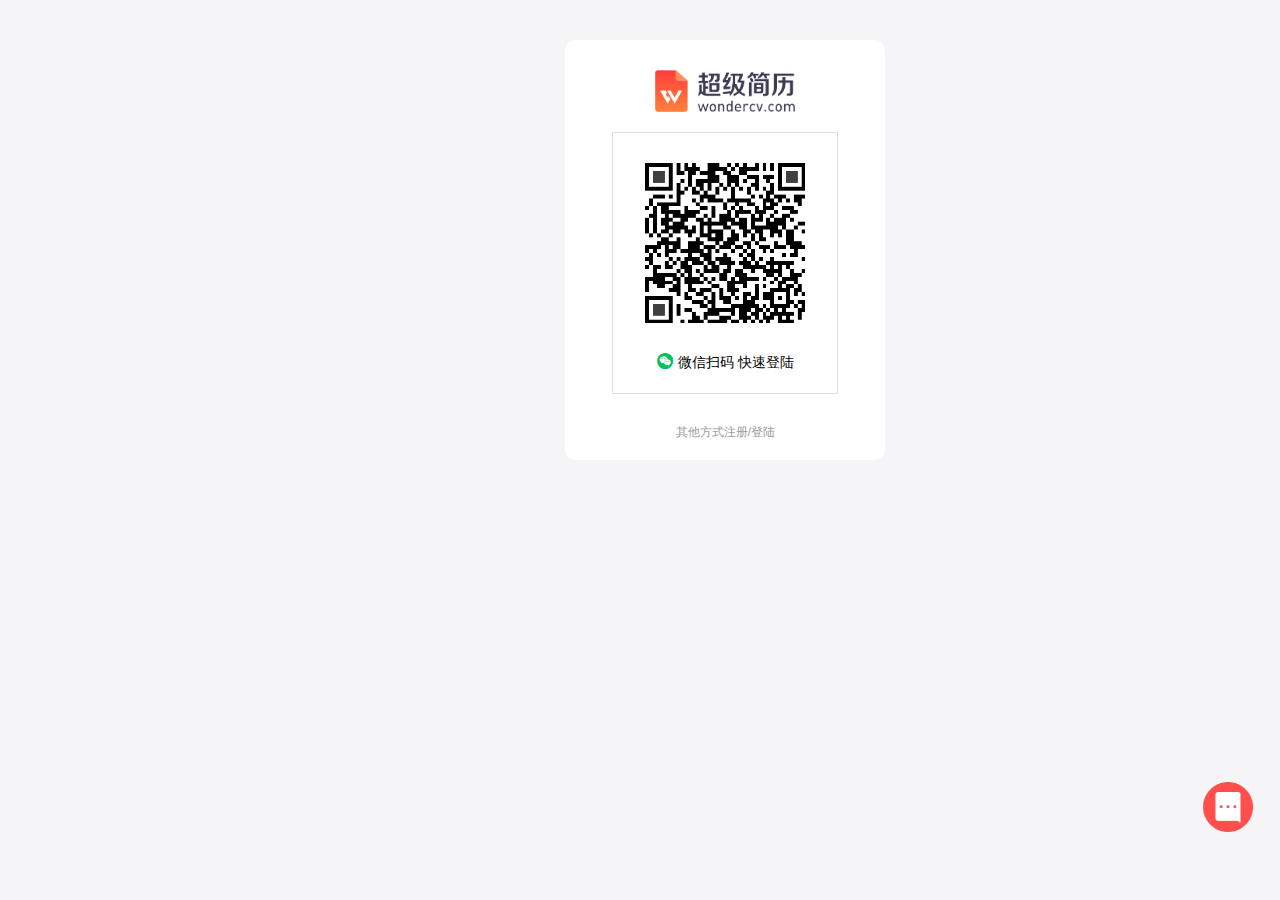
<file: 超级简历/er_menu/denglu.html>
<!DOCTYPE html>
<html lang="en">
<head>
	<meta charset="UTF-8">
	<title>超级简历</title>
	<meta name="viewport" content="width=device-width, initial-scale=1, maximum-scale=1">
    <link rel="stylesheet" href="../layui/css/layui.css">
    <script type="text/javascript" src="../layui/layui.js"></script>
    <style type="text/css">
    	body{
    		background-color: #f5f5f7;
    	}
    </style>
</head>
<body>
	<div class="layui-row layui-col-md12" style="height:40px;"></div>
	<div class="layui-row layui-col-md12">
		<div class="layui-col-md4 layui-col-sm4 layui-hide-xs" style="width: 512px; height: 420px;"></div>
		<div class="layui-col-md4 layui-col-sm4 layui-col-xs12">
			<div class="denglu" style="width: 75%;height:420px;margin: 0 auto;background-color: #ffffff;border-radius:10px">
				<img src="../images/new_wondercv_logo_zh-CN.png" style="display: block;margin:0 auto;width: 140px; padding-top: 30px;">
				<div class="erweima" style="width: 70%; height: 260px;margin: 0 auto;margin-top: 20px;border: 1px solid #dedfe1; text-align: center; font-size: 14px;">
					<img src="../images/xiazai.png" style="display:block;width: 160px; margin: 30px auto;">
					<!-- <a href="denglu.html" style="display: block;text-align: center;">二维码失效，点击刷新</a> -->
					<i class="layui-icon layui-icon-login-wechat" style="color: rgb(0,192,95);"></i>&nbsp;微信扫码 快速登陆
				</div>
				<a href="zhuce.html" style="display: block;text-align: center;font-size: 12px;color: #9c9c9c;margin-top: 30px;">其他方式注册/登陆</a>
			</div>	
		</div>
		<div class="layui-col-md4 layui-col-sm4 layui-hide-xs"></div>
	</div>
<!-- 客服	 -->
	<div class="site-demo-button" id="layerDemo" style="margin-bottom: 0;">
		<button class="layui-btn layui-btn-normal" data-type="rb" data-method="offset" style="background: rgba(0,0,0,0); position:fixed; z-index: 999; bottom:80px; right:-50px;"><img src="../images/新客服_1530523129_941.png" style="width: 30%;" ></button>
	</div>
</body>
</html>
</file>
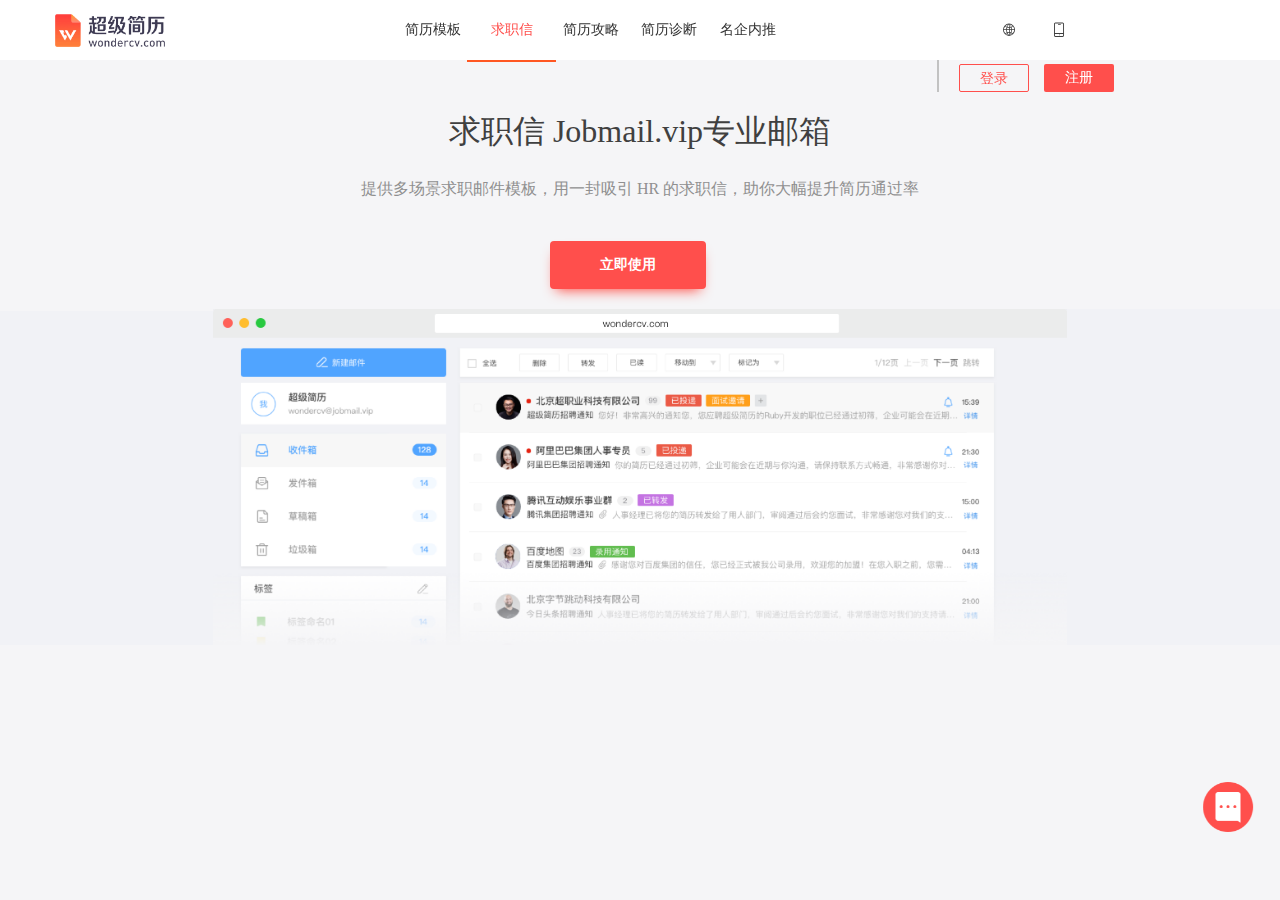
<file: 超级简历/er_menu/list.html>
<!DOCTYPE html>
<html lang="en">
<head>
    <meta charset='utf-8'>
    <meta http-equiv='X-UA-Compatible' content='IE=edge'>
		<meta name="viewport" content="width=device-width, initial-scale=1, maximum-scale=1">
    <title>求职信</title>
    <link rel="stylesheet" type="text/css" media="screen" href="../layui/css/layui.css" media="all" />
    <script src="../layui/layui.js" type="text/javascript"  charset="utf-8"></script>
		<script src="../js/index.js" type="text/javascript" charset="utf-8"></script>
    <style type="text/css">
      *{
        font-family: "微软雅黑";
      }
			body{
				background: rgb(245,245,247);
			}
      .nav{
      	background: #FFFFFF;
      	height: 60px;
      	width: 100%;
      	position:fixed;
      	z-index: 999;
      	top:0px;
      	left:0px;
      }
      ul{
      	margin-left: 10px;
      }
      li{
      	line-height: 60px;
      	text-align: center;
      	font-size: 14px;
      	color: rgb(64,64,64,1);
      	margin: 0 -5px;
      }
      a:hover{
      	color: rgb(255,79,76,1);
      }
			.cla{
				border-bottom: 2px solid #FF5722;
			}
			.cla a{
				color: #FF4F4C;
			}
      .layui-icon-website{
      	margin-right: 20px;
      }
      .layui-nav-item,.layui-nav{
      	height: 50px;
      	background: #FFFFFF;
      }
      .layui-nav-child{
      	top: 50px;
      }
      .font{
      	font-size: 12px;
      }
      .lo{
      	float: left;
      	width: 80px;
      	height: 35px;
      	border: 1px solid #FF4F4C;
      	color: #FF4F4C;
      	border-radius: 3px;
      	line-height: 35px;
      	margin-left: 38px;
      	margin-top: 10px;
      }
      .ro{
      	border: rgb(255,79,76,1) solid 1px;
      	background-color: #FFFFFF;
      }
      .lo:hover{
      	background: rgb(255,79,76,1);
      	color: #FFFFFF;
      	cursor: pointer;
      }
      .clo{
      	color: #FF4F4C;
      	cursor: pointer;
      }
      .nav-left{
      	width: 70px;
      	height: 28px;
      	border: rgb(255,79,76,1) solid 1px;
      	color: rgb(255,79,76,1);
      	border-radius: 2px;
      	margin-top: 4px;
      	line-height: 28px;
      	margin-left: 20px;
      }
      .nav-left:hover{
      	background: rgb(255,79,76,1);
      	color: #FFFFFF;
      	cursor: pointer;
      }
      .nav-rigth{
      	width: 70px;
      	height: 28px;
      	color: #FFFFFF;
      	border-radius: 2px;
      	background: rgb(255,79,76,1);
      	margin-top: 4px;
      	line-height: 28px;
      	margin-left: 20px;
      	cursor: pointer;
      }
      .nav-rigth:hover{
      	background: rgb(255,79,76,.8);
      }
    </style>

</head>
<body>
	<!-- 导航 -->
   <div class="nav layui-col-md12 layui-col-xs12">
   	<div class="layui-col-md1 layui-col-xs3 layui-hide-md layui-col-sm2" style="line-height: 60px;"><a href="../index.html"><img style="width: 100px; margin-left: 30px;" src="../images/new_wondercv_logo_zh-CN.png" ></a></div>
   	<div class="layui-col-md2 layui-hide-xs layui-col-sm2" style="line-height: 60px;"><a href="../index.html"><img style="width: 110px; margin-left: 55px;" src="../images/new_wondercv_logo_zh-CN.png" ></a></div>	
   	<ul class="layui-row layui-col-md5 layui-hide-xs layui-col-sm3" style="margin-left: 180px;">
   		<li class="layui-col-md2"><a  href="moban.html">简历模板</a></li>
   		<li class="layui-col-md2 cla"><a  href="list.html">求职信</a></li>
   		<li class="layui-col-md2"><a  href="nave3.html">简历攻略</a></li>
   		<li class="layui-col-md2"><a  href="zhenduan.html">简历诊断</a></li>
   		<li class="layui-col-md2"><a  href="mingqi1.html">名企内推</a></li>
   	</ul>
   	<div class="<layui-col-md2 layui-col-sm1 layui-col-xs4" style="margin-left: 50px;">
   		<ul class="layui-nav layui-col-md1 layui-col-xs1">
   			<li class="layui-nav-item" style="line-height: 60px;">
   				<i href="javascript:;" class="layui-icon layui-icon-website" style="cursor: pointer; float: right;"></i>
   				<dl class="layui-nav-child">
   					<dd><a href="" style="color: rgb(255,79,76,1);">中文</a></dd>
   					<dd><a href="">EN</a></dd>
   				</dl>			
   			</li>
   		</ul>
   		<ul class="layui-nav layui-col-md1 layui-col-xs1">
   			<li class="layui-nav-item" style="line-height: 60px;">
   				<i href="javascript:;" class="layui-icon layui-icon-cellphone" style="cursor: pointer;"></i>
   				<dl class="layui-nav-child" style="width: 200px; height: 280px;">
   					<p class="layui-col-md12 font">扫描下载App 同步编辑</p>
   					<div class="layui-tab layui-tab-brief">
   					<div class="layui-tab-content">
   					<img class="layui-tab-item layui-show" src="../images/appDownloadIcon.png" style="width: 65%; float: left; margin-left: 35px;" >
   					<img class="layui-tab-item" src="images/wechat-app1.png" style="width: 65%; float: left; margin-left: 35px;" >
   					</div>
   					<ul class="layui-tab-title" style="border: none;">
   					<li class="layui-this lo clo">App</li>
   					<li class="lo ro">微信版</li>
   					</ul>
   					</div>
   				</dl>			
   			</li>
   		</ul>
   	</div>
   	<ul class="layui-col-md2 layui-col-xs1 layui-col-sm2" style="border-left: #C2C2C2 solid 2px; margin-top: 10px;">
   		<a href="denglu.html"><li class="nav-left layui-col-md6">登录</li></a>
   		<a href="denglu.html"><li class="nav-rigth layui-col-md6 layui-hide-xs">注册</li></a>
   	</ul>
   </div>
      
			<div class="layui-row layui-col-md12 layui-hide-xs">
				<div class="layui-row" style="height: 50px;"></div>
        <div class="layui-row layui-hide-xs" style="margin: 0 auto; height: 300px;">
          <div class="layui-col-md12 layui-col-xs12" style=" margin-top: 60px; height: 46px; ">
            <h1 style="font-size: 32px; color:#404040; text-align:center;">求职信 Jobmail.vip专业邮箱</h1>
          </div>
          <div class="layui-col-md12" style=" margin-top:20px; line-height: 25px;">
            <h2 style=" text-align:center; font-size:16px; color:#909090;">提供多场景求职邮件模板，用一封吸引 HR 的求职信，助你大幅提升简历通过率</h2>
          </div>
          <div class="layui-col-md12" style=" margin-top: 40px; ">
            <div class="site-demo-button layui-hide-xs" id="layerDemo" style="margin-bottom: 0;  margin-left: 43%; ">
              <button data-method="offset" data-type="auto" class="layui-btn layui-btn-normal layui-btn-danger" style="background: rgb(255,79,76); width: 156px; height: 48px; font-weight:600; box-shadow: 0px 7px 13px -6px #ff463d; border-radius: 4px;">立即使用</button>
            </div>
						<div class="layui-col-md12 layui-hide-xs" style=" margin-top: 20px; background-color: #f1f2f6;">
							<div class="layui-col-md2" style=" border: 1px solid rgb(245,245,247);"></div>
							<div class="layui-col-md8 layui-hide-xs"><img class="layui-hide-xs" src="../images/浏览器.png" style="width: 100%; margin: 0 auto;"></div>
							<div class="layui-col-md2"></div>
						</div>
					</div>
         </div>
      </div> 
<!-- 手机端			 -->
			<div class="layui-row layui-hide-sm" style="text-align: center; margin-top: 80px; font-size: 25px; color: rgb(64,64,64);">
				欢迎使用 Jobmail.vip 邮箱
			</div>
			<div class="layui-row layui-hide-sm" style="text-align: center; margin: 15px auto; font-size: 16px; color: rgb(144,144,144);">
				专业求职邮箱，祝你大幅提高简历通过率
			</div>
			<div class="layui-row layui-hide-sm layui-col-xs12" style="text-align: center; margin-top: 20px;">
					<img src="../images/Rectangle_new@2x.png" style="width: 75%; position: relative;" >
					<div class="layuo-com-xs12" style="position: absolute; width: 156px; height: 48px; background: rgb(255,79,76); box-shadow: 0px 7px 13px -6px #ff463d; border-radius: 4px; line-height: 48px; color: #FFFFFF; margin-left: 160px; margin-top: -150px;">立即使用</div>
			</div>
			
			
			<div class="site-demo-button" id="layerDemo" style="margin-bottom: 0;">
				<button class="layui-btn layui-btn-normal" data-type="rb" data-method="offset" style="background: rgba(0,0,0,0); position:fixed; z-index: 999; bottom:80px; right:-50px;"><img src="images/新客服_1530523129_941.png" style="width: 30%;" ></button>
			</div>
</body>
</html>
</file>
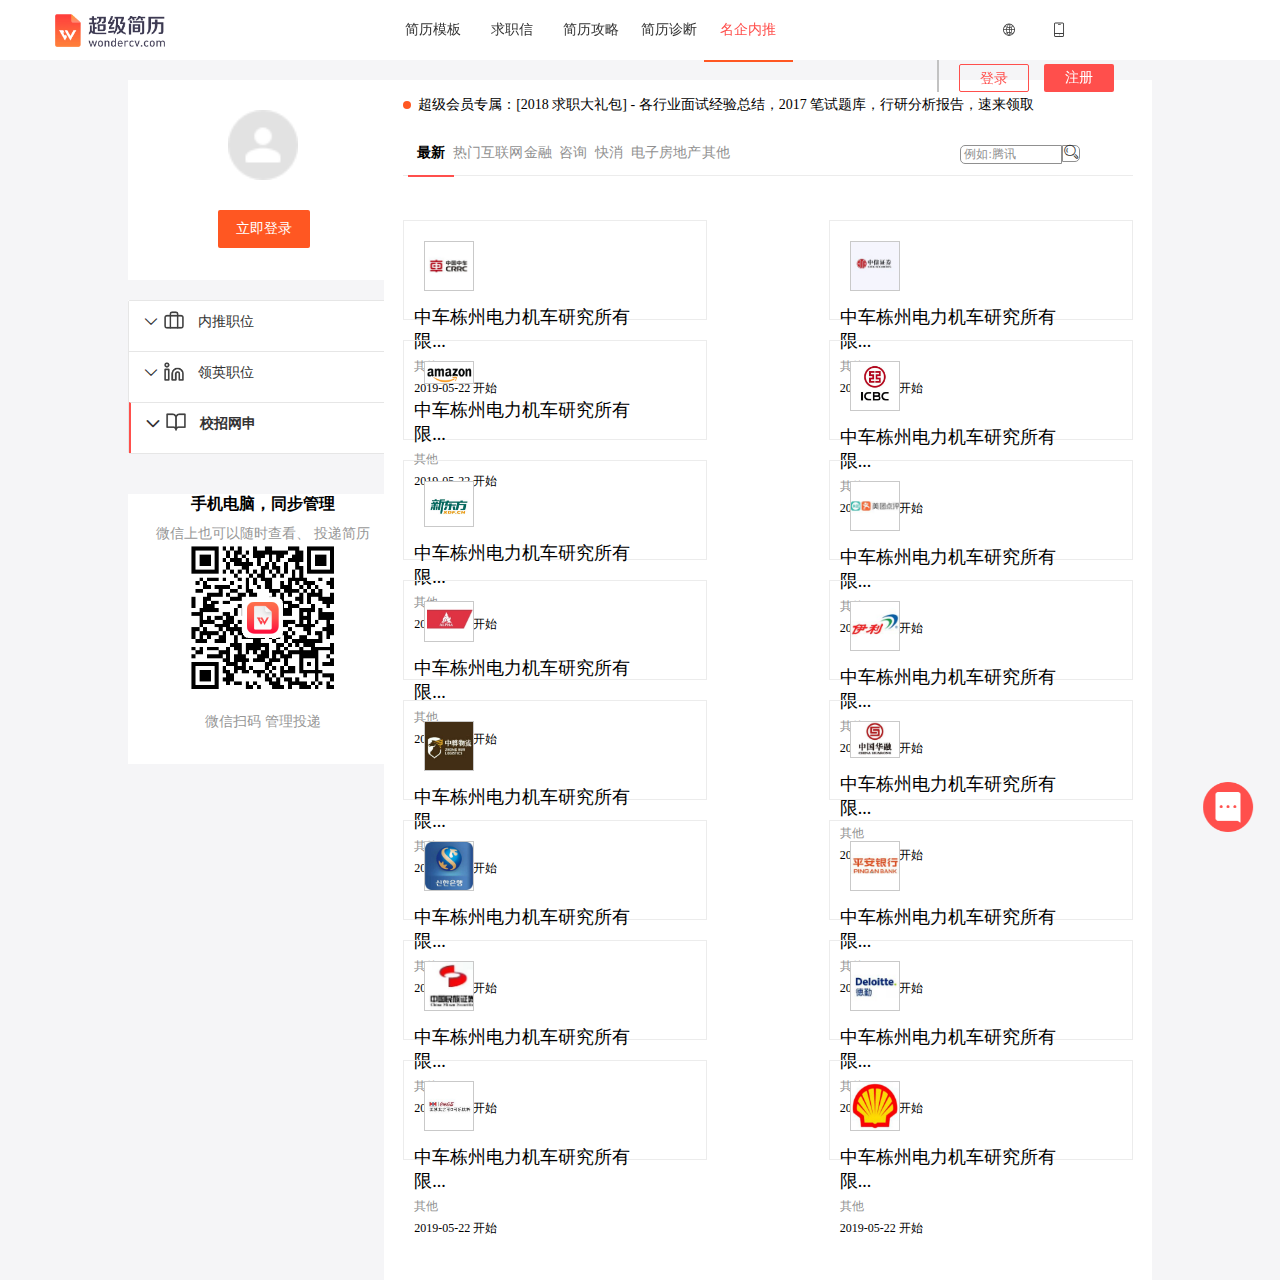
<file: 超级简历/er_menu/mingqi.html>
<!DOCTYPE html>
<html lang="en">
<head>
	<meta charset="UTF-8">
	<title>校招网申时间表 - 超级简历 WonderCV</title>
	<link href="../images/favicon-16x16.png" rel="icon" type="image/png" sizes="16x16">
	<meta name="viewport" content="width=device-width, initial-scale=1, maximum-scale=1">
	<link rel="stylesheet" type="text/css" href="../layui/css/layui.css">
	<script type="text/javascript" src="../layui/layui.js"></script>
	<script src="../js/index.js" type="text/javascript" charset="utf-8"></script>
	<style type="text/css">
		body{
			background-color: #f5f5f7; 
		}
				*{
			font-family: "微软雅黑";
		}
		.nav{
			background: #FFFFFF;
			height: 60px;
			width: 100%;
			position:fixed;
			z-index: 999;
			top:0px;
			left:0px;
		}
		ul{
			margin-left: 10px;
		}
		li{
			line-height: 60px;
			text-align: center;
			font-size: 14px;
			color: rgb(64,64,64,1);
			margin: 0 -5px;
		}
		a:hover{
			color: rgb(255,79,76,1);
		}
		.layui-icon-website{
			margin-right: 20px;
		}
		.layui-nav-item,.layui-nav{
			height: 50px;
			background: #FFFFFF;
		}
		.layui-nav-child{
			top: 50px;
		}
		.font{
			font-size: 12px;
		}
		.lo{
			float: left;
			width: 80px;
			height: 35px;
			border: 1px solid #FF4F4C;
			color: #FF4F4C;
			border-radius: 3px;
			line-height: 35px;
			margin-left: 38px;
			margin-top: 10px;
		}
		.ro{
			border: rgb(255,79,76,1) solid 1px;
			background-color: #FFFFFF;
		}
		.lo:hover{
			background: rgb(255,79,76,1);
			color: #FFFFFF;
			cursor: pointer;
		}
		.clo{
			color: #FF4F4C;
			cursor: pointer;
		}
		.nav-left{
			width: 70px;
			height: 28px;
			border: rgb(255,79,76,1) solid 1px;
			color: rgb(255,79,76,1);
			border-radius: 2px;
			margin-top: 4px;
			line-height: 28px;
			margin-left: 20px;
		}
		.nav-left:hover{
			background: rgb(255,79,76,1);
			color: #FFFFFF;
			cursor: pointer;
		}
		.nav-rigth{
			width: 70px;
			height: 28px;
			color: #FFFFFF;
			border-radius: 2px;
			background: rgb(255,79,76,1);
			margin-top: 4px;
			line-height: 28px;
			margin-left: 20px;
			cursor: pointer;
		}
		.nav-rigth:hover{
			background: rgb(255,79,76,.8);
		}
		.a{
			font-size: 14px;
			cursor: pointer;
		}
		.a:hover{
			color: #FF4F4C;
		}
		.dh li{
			float: left;
			line-height: 45px;
			text-align: center;
			color: rgb(144,144,144);
		}
		.dh input{
			width: 100px;
			height: 16.5px;
			border-radius: 5px 0 0 5px;
			border: 1px solid rgb(144,144,144);
			color: rgb(144,144,144);
			font-size: 12px;
		}
		.dh label{
			border-radius: 0 5px 5px 0;
			border: 1px solid rgb(144,144,144);
			
		}
		.mk{
			font-size: 18px;
			margin-top: 14px;
			margin-left: 10px;
		}
		.mk p{
			font-size: 12px;
			color: rgb(144,144,144);
			margin-top: 5px;
		}
		.h h2:hover{
			font-weight: bold;
		}
		.{
			margin: 0 auto;
		}
		.cla{
			border-bottom: 2px solid #FF5722;
		}
		.cla a{
			color: #FF4F4C;
		}
	</style>
</head>
<body>
	<!-- 导航 -->
		<div class="nav layui-col-md12 layui-col-xs12">
			<div class="layui-col-md1 layui-col-xs3 layui-hide-md layui-col-sm2" style="line-height: 60px;"><a href="../index.html"><img style="width: 100px; margin-left: 30px;" src="../images/new_wondercv_logo_zh-CN.png" ></a></div>
			<div class="layui-col-md2 layui-hide-xs layui-col-sm2" style="line-height: 60px;"><a href="index.html"><img style="width: 110px; margin-left: 55px;" src="../images/new_wondercv_logo_zh-CN.png" ></a></div>	
			<ul class="layui-row layui-col-md5 layui-hide-xs layui-col-sm3" style="margin-left: 180px;">
				<li class="layui-col-md2"><a  href="moban.html">简历模板</a></li>
				<li class="layui-col-md2"><a  href="list.html">求职信</a></li>
				<li class="layui-col-md2"><a  href="nave3.html">简历攻略</a></li>
				<li class="layui-col-md2"><a  href="zhenduan.html">简历诊断</a></li>
				<li class="layui-col-md2 cla"><a  href="mingqi1.html">名企内推</a></li>
			</ul>
			<div class="<layui-col-md2 layui-col-sm1 layui-col-xs4" style="margin-left: 50px;">
				<ul class="layui-nav layui-col-md1 layui-col-xs1">
					<li class="layui-nav-item" style="line-height: 60px;">
						<i href="javascript:;" class="layui-icon layui-icon-website" style="cursor: pointer; float: right;"></i>
						<dl class="layui-nav-child">
							<dd><a href="" style="color: rgb(255,79,76,1);">中文</a></dd>
							<dd><a href="">EN</a></dd>
						</dl>			
					</li>
				</ul>
				<ul class="layui-nav layui-col-md1 layui-col-xs1">
					<li class="layui-nav-item" style="line-height: 60px;">
						<i href="javascript:;" class="layui-icon layui-icon-cellphone" style="cursor: pointer;"></i>
						<dl class="layui-nav-child" style="width: 200px; height: 280px;">
							<p class="layui-col-md12 font">扫描下载App 同步编辑</p>
							<div class="layui-tab layui-tab-brief">
							<div class="layui-tab-content">
							<img class="layui-tab-item layui-show" src="../images/appDownloadIcon.png" style="width: 65%; float: left; margin-left: 35px;" >
							<img class="layui-tab-item" src="../images/wechat-app1.png" style="width: 65%; float: left; margin-left: 35px;" >
							</div>
							<ul class="layui-tab-title" style="border: none;">
							<li class="layui-this lo clo">App</li>
							<li class="lo ro">微信版</li>
							</ul>
							</div>
						</dl>			
					</li>
				</ul>
			</div>
			<ul class="layui-col-md2 layui-col-xs1 layui-col-sm2" style="border-left: #C2C2C2 solid 2px; margin-top: 10px;">
				<a href="denglu.html"><li class="nav-left layui-col-md6">登录</li></a>
				<a href="denglu.html"><li class="nav-rigth layui-col-md6 layui-hide-xs">注册</li></a>
			</ul>
		</div>
		<div class="layui-row" style="height: 60px;"></div>
		
<!-- 内容		 -->
		<div class="layui-row layui-hide-xs" style="width: 80%;margin: 0 auto;">
			<div class="layui-col-md12 layui-col-sm12 layui-hide-xs" style="width: 100%;height: 20px;"></div>
			<div class="layui-col-md3 layui-col-sm3 layui-hide-xs" style="">
				<div style="width:270px;height: 200px;background-color: #ffffff;">
					<div style="width: 270;height: 10px;"></div>
					<div style="width: 70px;height:70px;border-radius: 100%;margin: 0 auto;margin-top: 20px;"><img src="../images/default_forum_icon.png" style="width: 70px;height: 70px;"></div>
					<button class="layui-btn layui-btn-danger" style="margin-left:90px;margin-top: 30px;">立即登录</button>
				</div>
				<div style="width:270px; background-color: #ffffff;margin-top: 20px;">
					<div class="layui-collapse h" lay-filter="test">
						<div class="layui-colla-item" style="height: 50px;">
							<a href="mingqi1.html"><h2 class="layui-colla-title" style="background-color: #ffffff;"><img src="../images/recruit_infos_hover.png" style="width: 20px; margin-right: 10px; margin-top: -5px;" >  内推职位</h2></a>
						</div>
						<div class="layui-colla-item" style="height: 50px; ">
						    <a href="denglu.html"><h2 class="layui-colla-title" style="background-color: #ffffff;"><img src="../images/in_recruit_infos_hover.png" style="width: 20px; margin-right: 10px; margin-top: -5px;" >  领英职位</h2></a>				    
						</div>
						<div class="layui-colla-item" style="height: 50px; border-left: 2px solid #FF4F4C;">
						    <a href="mingqi.html"><h2 class="layui-colla-title" style="background-color: #ffffff; font-weight: bold;"><img src="../images/campus_recruiting_hover.png" style="width: 20px; margin-right: 10px; margin-top: -5px;" >  校招网申</h2></a>    
						</div>
					</div>
				</div>
				<div style="width:270px;height: 270px;background-color: #ffffff;margin-top: 20px;">
					<h3 style="text-align: center; font-size: 16px;font-weight: bold; margin-top: 40px;">手机电脑，同步管理</h3>
					<a href="" style="display: block;text-align:center;font-size: 14px;margin-top: 10px;color: #979797;">微信上也可以随时查看、 投递简历</a>
					<img src="../images/wondercv_permanently_signup-登录.png" style="width: 150px;height: 150px;margin-left: 60px;">
					<a href="" style="display: block;text-align: center;font-size: 14px;margin-top: 20px;color: #979797;">微信扫码 管理投递</a>
				</div>
			</div>
			<div class="layui-col-md9 layui-col-sm9 layui-col-xs12" style="background-color: #ffffff; height: 1200px;">
				<div class="layui-row" style="width: 100%;">
					<div class="layui-row a" style="height: 50px; width: 95%; line-height: 50px; margin: 0 auto;">
						<span class="layui-badge-dot"></span> &nbsp;超级会员专属：[2018 求职大礼包] - 各行业面试经验总结，2017 笔试题库，行研分析报告，速来领取
					</div>
					<div class="layui-col-md12 layui-col-sm12 layui-hide-xs" style="width: 100%; height: 50px; margin: 0 auto;">
						<!-- 导航 -->
						<div class="layui-row dh" style="width: 95%; margin: 0 auto; border-bottom: 1px solid rgb(236,236,236); height: 45px; line-height: 45px;">
							<ul class="layui-col-md9">
								<a href=""><li class="layui-col-md1" style="font-weight: bold; border-bottom: 2px solid #FF4F4C; color: #000000;">最新</li></a>
								<a href=""><li class="layui-col-md1">热门</li></a>
								<a href=""><li class="layui-col-md1">互联网</li></a>
								<a href=""><li class="layui-col-md1">金融</li></a>
								<a href=""><li class="layui-col-md1">咨询</li></a>
								<a href=""><li class="layui-col-md1">快消</li></a>
								<a href=""><li class="layui-col-md1">电子</li></a>
								<a href=""><li class="layui-col-md1">房地产</li></a>
								<a href=""><li class="layui-col-md1">其他</li></a>
							</ul>
							<div class="layui-col-md2">
								<input type="text" name="" id="" value=" 例如:腾讯" /><label><a href=""><i class="layui-icon layui-icon-search"></i></a>	</label>
							</div>
						</div>
					</div>
					<!-- 模块 -->
					<div class="layui-col-md12 layui-col-xs12 layui-col-sm12" style="width: 100%;height: 500px; margin: 20px auto;">
						<div class="layui-row" style="width: 95%; margin: 20px auto;">
							<div class="layui-col-md5 layui-col-sm5 layui-col-xs12" style="border: 1px solid rgb(236,236,236); height: 100px;">
								<img class="layui-col-md3" src="../images/zhonggzc.jpg" style="width: 50px; border: 1px solid #C9C9C9; margin-top: 20px; margin-left: 20px;">
								<div class="layui-col-md9 mk">
									中车栋州电力机车研究所有限...
									<p>其他</p>
									<p style="color: #000000;">2019-05-22 开始</p>
								</div>
							</div>
							<div class="layui-col-md2 layui-col-sm5 layui-col-xs12" style="border: 1px solid #FFFFFF;"></div>
							<div class="layui-col-md5 layui-col-sm5 layui-col-xs12" style="border: 1px solid rgb(236,236,236); height: 100px;">
								<img class="layui-col-md3" src="../images/zhonggzq.jpg" style="width: 50px; border: 1px solid #C9C9C9; margin-top: 20px; margin-left: 20px;">
								<div class="layui-col-md9 mk">
									中车栋州电力机车研究所有限...
									<p>其他</p>
									<p style="color: #000000;">2019-05-22 开始</p>
								</div>
							</div>
						</div>
						
						<div class="layui-row" style="width: 95%; margin: 20px auto;">
							<div class="layui-col-md5 layui-col-sm5 layui-col-xs12" style="border: 1px solid rgb(236,236,236); height: 100px;">
								<img class="layui-col-md3" src="../images/amazon.png" style="width: 50px; border: 1px solid #C9C9C9; margin-top: 20px; margin-left: 20px;">
								<div class="layui-col-md9 mk">
									中车栋州电力机车研究所有限...
									<p>其他</p>
									<p style="color: #000000;">2019-05-22 开始</p>
								</div>
							</div>
							<div class="layui-col-md2 layui-col-sm5 layui-col-xs12" style="border: 1px solid #FFFFFF;"></div>
							<div class="layui-col-md5 layui-col-sm5 layui-col-xs12" style="border: 1px solid rgb(236,236,236); height: 100px;">
								<img class="layui-col-md3" src="../images/icbc.jpg" style="width: 50px; border: 1px solid #C9C9C9; margin-top: 20px; margin-left: 20px;">
								<div class="layui-col-md9 mk">
									中车栋州电力机车研究所有限...
									<p>其他</p>
									<p style="color: #000000;">2019-05-22 开始</p>
								</div>
							</div>
						</div>
						
						<div class="layui-row" style="width: 95%; margin: 20px auto;">
							<div class="layui-col-md5 layui-col-sm5 layui-col-xs12" style="border: 1px solid rgb(236,236,236); height: 100px;">
								<img class="layui-col-md3" src="../images/xdf.jpg" style="width: 50px; border: 1px solid #C9C9C9; margin-top: 20px; margin-left: 20px;">
								<div class="layui-col-md9 mk">
									中车栋州电力机车研究所有限...
									<p>其他</p>
									<p style="color: #000000;">2019-05-22 开始</p>
								</div>
							</div>
							<div class="layui-col-md2 layui-col-sm5 layui-col-xs12" style="border: 1px solid #FFFFFF;"></div>
							<div class="layui-col-md5 layui-col-sm5 layui-col-xs12" style="border: 1px solid rgb(236,236,236); height: 100px;">
								<img class="layui-col-md3" src="../images/meituan.jpg" style="width: 50px; border: 1px solid #C9C9C9; margin-top: 20px; margin-left: 20px;">
								<div class="layui-col-md9 mk">
									中车栋州电力机车研究所有限...
									<p>其他</p>
									<p style="color: #000000;">2019-05-22 开始</p>
								</div>
							</div>
						</div>
						
						<div class="layui-row" style="width: 95%; margin: 20px auto;">
							<div class="layui-col-md5 layui-col-sm5 layui-col-xs12" style="border: 1px solid rgb(236,236,236); height: 100px;">
								<img class="layui-col-md3" src="../images/aofei.png" style="width: 50px; border: 1px solid #C9C9C9; margin-top: 20px; margin-left: 20px;">
								<div class="layui-col-md9 mk">
									中车栋州电力机车研究所有限...
									<p>其他</p>
									<p style="color: #000000;">2019-05-22 开始</p>
								</div>
							</div>
							<div class="layui-col-md2 layui-col-sm5 layui-col-xs12" style="border: 1px solid #FFFFFF;"></div>
							<div class="layui-col-md5 layui-col-sm5 layui-col-xs12" style="border: 1px solid rgb(236,236,236); height: 100px;">
								<img class="layui-col-md3" src="../images/yili.jpg" style="width: 50px; border: 1px solid #C9C9C9; margin-top: 20px; margin-left: 20px;">
								<div class="layui-col-md9 mk">
									中车栋州电力机车研究所有限...
									<p>其他</p>
									<p style="color: #000000;">2019-05-22 开始</p>
								</div>
							</div>
						</div>
						
						<div class="layui-row" style="width: 95%; margin: 20px auto;">
							<div class="layui-col-md5 layui-col-sm5 layui-col-xs12" style="border: 1px solid rgb(236,236,236); height: 100px;">
								<img class="layui-col-md3" src="../images/zhongc.jpg" style="width: 50px; border: 1px solid #C9C9C9; margin-top: 20px; margin-left: 20px;">
								<div class="layui-col-md9 mk">
									中车栋州电力机车研究所有限...
									<p>其他</p>
									<p style="color: #000000;">2019-05-22 开始</p>
								</div>
							</div>
							<div class="layui-col-md2 layui-col-sm5 layui-col-xs12" style="border: 1px solid #FFFFFF;"></div>
							<div class="layui-col-md5 layui-col-sm5 layui-col-xs12" style="border: 1px solid rgb(236,236,236); height: 100px;">
								<img class="layui-col-md3" src="../images/huar.jpg" style="width: 50px; border: 1px solid #C9C9C9; margin-top: 20px; margin-left: 20px;">
								<div class="layui-col-md9 mk">
									中车栋州电力机车研究所有限...
									<p>其他</p>
									<p style="color: #000000;">2019-05-22 开始</p>
								</div>
							</div>
						</div>
						
						<div class="layui-row" style="width: 95%; margin: 20px auto;">
							<div class="layui-col-md5 layui-col-sm5 layui-col-xs12" style="border: 1px solid rgb(236,236,236); height: 100px;">
								<img class="layui-col-md3" src="../images/xh.jpg" style="width: 50px; border: 1px solid #C9C9C9; margin-top: 20px; margin-left: 20px;">
								<div class="layui-col-md9 mk">
									中车栋州电力机车研究所有限...
									<p>其他</p>
									<p style="color: #000000;">2019-05-22 开始</p>
								</div>
							</div>
							<div class="layui-col-md2 layui-col-sm5 layui-col-xs12" style="border: 1px solid #FFFFFF;"></div>
							<div class="layui-col-md5 layui-col-sm5 layui-col-xs12" style="border: 1px solid rgb(236,236,236); height: 100px;">
								<img class="layui-col-md3" src="../images/pa.jpg" style="width: 50px; border: 1px solid #C9C9C9; margin-top: 20px; margin-left: 20px;">
								<div class="layui-col-md9 mk">
									中车栋州电力机车研究所有限...
									<p>其他</p>
									<p style="color: #000000;">2019-05-22 开始</p>
								</div>
							</div>
						</div>
						
						<div class="layui-row" style="width: 95%; margin: 20px auto;">
							<div class="layui-col-md5 layui-col-sm5 layui-col-xs12" style="border: 1px solid rgb(236,236,236); height: 100px;">
								<img class="layui-col-md3" src="../images/minz.jpg" style="width: 50px; border: 1px solid #C9C9C9; margin-top: 20px; margin-left: 20px;">
								<div class="layui-col-md9 mk">
									中车栋州电力机车研究所有限...
									<p>其他</p>
									<p style="color: #000000;">2019-05-22 开始</p>
								</div>
							</div>
							<div class="layui-col-md2 layui-col-sm5 layui-col-xs12" style="border: 1px solid #FFFFFF;"></div>
							<div class="layui-col-md5 layui-col-sm5 layui-col-xs12" style="border: 1px solid rgb(236,236,236); height: 100px;">
								<img class="layui-col-md3" src="../images/deloitte.jpg" style="width: 50px; border: 1px solid #C9C9C9; margin-top: 20px; margin-left: 20px;">
								<div class="layui-col-md9 mk">
									中车栋州电力机车研究所有限...
									<p>其他</p>
									<p style="color: #000000;">2019-05-22 开始</p>
								</div>
							</div>
						</div>
						
						<div class="layui-row" style="width: 95%; margin: 20px auto;">
							<div class="layui-col-md5 layui-col-sm5 layui-col-xs12" style="border: 1px solid rgb(236,236,236); height: 100px;">
								<img class="layui-col-md3" src="../images/taig.jpg" style="width: 50px; border: 1px solid #C9C9C9; margin-top: 20px; margin-left: 20px;">
								<div class="layui-col-md9 mk">
									中车栋州电力机车研究所有限...
									<p>其他</p>
									<p style="color: #000000;">2019-05-22 开始</p>
								</div>
							</div>
							<div class="layui-col-md2 layui-col-sm5 layui-col-xs12" style="border: 1px solid #FFFFFF;"></div>
							<div class="layui-col-md5 layui-col-sm5 layui-col-xs12" style="border: 1px solid rgb(236,236,236); height: 100px;">
								<img class="layui-col-md3" src="../images/kepai.jpg" style="width: 50px; border: 1px solid #C9C9C9; margin-top: 20px; margin-left: 20px;">
								<div class="layui-col-md9 mk">
									中车栋州电力机车研究所有限...
									<p>其他</p>
									<p style="color: #000000;">2019-05-22 开始</p>
								</div>
							</div>
						</div>
						<div class="layui-row" style="margin-left: 230px; margin-top: 50px;">
							<div id="demo2-1"></div>
						</div>
					</div>
					
				</div>
			</div>
		</div>
		
		<!-- 手机 -->
		<div class="layui-row layui-hide-sm" style="width: 100%;margin: 0 auto; background: #FFFFFF; height: 1800px;">
			<div class="layui-col-md12 layui-col-sm12 layui-hide-xs" style="width: 100%;height: 20px;"></div>
			<div class="layui-col-md9 layui-col-sm9 layui-col-xs12" style="background-color: #ffffff;">
				<div class="layui-row" style="width: 100%;">
					<div class="layui-row a" style="height: 50px; width: 95%; line-height: 50px; margin: 0 auto;">
						<span class="layui-badge-dot"></span> &nbsp;超级会员专属：[2018 求职大礼包] - 各行业面试经验总 
					</div>
					<div class="layui-col-xs12" style="width: 100%; height: 50px; margin: 0 auto;">
						<!-- 导航 -->
						<div class="layui-row layui-col-xs12 dh" style="width: 95%; margin: 0 auto; border-bottom: 1px solid rgb(236,236,236); height: 45px; line-height: 45px;">
							<ul class="layui-col-md9" style="margin-left: 20px;">
								<a href=""><li class="layui-col-md1" style="font-weight: bold; border-bottom: 2px solid #FF4F4C; color: #000000;">最新</li></a>
								<a href=""><li class="layui-col-md1" style="margin-left: 15px;">热门</li></a>
								<a href=""><li class="layui-col-md1" style="margin-left: 15px;">互联网</li></a>
								<a href=""><li class="layui-col-md1" style="margin-left: 15px;">金融</li></a>
								<a href=""><li class="layui-col-md1" style="margin-left: 15px;">咨询</li></a>
								<a href=""><li class="layui-col-md1" style="margin-left: 15px;">快消</li></a>
								<a href=""><li class="layui-col-md1" style="margin-left: 15px;">电子</li></a>
								<a href=""><li class="layui-col-md1" style="margin-left: 15px;">房地产</li></a>
								<a href=""><li class="layui-col-md1" style="margin-left: 15px;">其他</li></a>
							</ul>
						</div>
					</div>
					<!-- 模块 -->
					<div class="layui-col-md12 layui-col-xs12 layui-col-sm12" style="width: 100%;height: 500px; margin: 20px auto;">
						<div class="layui-row" style="width: 95%; margin: 20px auto;">
							<div class="layui-col-xs12" style="border: 1px solid rgb(236,236,236); height: 100px;">
								<img class="layui-col-md3 layui-col-xs3" src="../images/haier.jpg" style="width: 50px; border: 1px solid #C9C9C9; margin-top: 20px; margin-left: 20px;">
								<div class="layui-col-md9 layui-col-xs9 mk">
									中车栋州电力机车研究所有限...
									<p>其他</p>
									<p style="color: #000000;">2019-05-22 开始</p>
								</div>
							</div>
						</div>
						
						<div class="layui-row" style="width: 95%; margin: 20px auto;">
							<div class="layui-col-xs12" style="border: 1px solid rgb(236,236,236); height: 100px;">
								<img class="layui-col-md3 layui-col-xs3" src="../images/haier.jpg" style="width: 50px; border: 1px solid #C9C9C9; margin-top: 20px; margin-left: 20px;">
								<div class="layui-col-md9 layui-col-xs9 mk">
									中车栋州电力机车研究所有限...
									<p>其他</p>
									<p style="color: #000000;">2019-05-22 开始</p>
								</div>
							</div>
						</div>
						
						<div class="layui-row" style="width: 95%; margin: 20px auto;">
							<div class="layui-col-xs12" style="border: 1px solid rgb(236,236,236); height: 100px;">
								<img class="layui-col-md3 layui-col-xs3" src="../images/haier.jpg" style="width: 50px; border: 1px solid #C9C9C9; margin-top: 20px; margin-left: 20px;">
								<div class="layui-col-md9 layui-col-xs9 mk">
									中车栋州电力机车研究所有限...
									<p>其他</p>
									<p style="color: #000000;">2019-05-22 开始</p>
								</div>
							</div>
						</div>
						
						<div class="layui-row" style="width: 95%; margin: 20px auto;">
							<div class="layui-col-xs12" style="border: 1px solid rgb(236,236,236); height: 100px;">
								<img class="layui-col-md3 layui-col-xs3" src="../images/haier.jpg" style="width: 50px; border: 1px solid #C9C9C9; margin-top: 20px; margin-left: 20px;">
								<div class="layui-col-md9 layui-col-xs9 mk">
									中车栋州电力机车研究所有限...
									<p>其他</p>
									<p style="color: #000000;">2019-05-22 开始</p>
								</div>
							</div>
						</div>
						
						<div class="layui-row" style="width: 95%; margin: 20px auto;">
							<div class="layui-col-xs12" style="border: 1px solid rgb(236,236,236); height: 100px;">
								<img class="layui-col-md3 layui-col-xs3" src="../images/haier.jpg" style="width: 50px; border: 1px solid #C9C9C9; margin-top: 20px; margin-left: 20px;">
								<div class="layui-col-md9 layui-col-xs9 mk">
									中车栋州电力机车研究所有限...
									<p>其他</p>
									<p style="color: #000000;">2019-05-22 开始</p>
								</div>
							</div>
						</div>
						
						<div class="layui-row" style="width: 95%; margin: 20px auto;">
							<div class="layui-col-xs12" style="border: 1px solid rgb(236,236,236); height: 100px;">
								<img class="layui-col-md3 layui-col-xs3" src="../images/haier.jpg" style="width: 50px; border: 1px solid #C9C9C9; margin-top: 20px; margin-left: 20px;">
								<div class="layui-col-md9 layui-col-xs9 mk">
									中车栋州电力机车研究所有限...
									<p>其他</p>
									<p style="color: #000000;">2019-05-22 开始</p>
								</div>
							</div>
						</div>
						
						<div class="layui-row" style="width: 95%; margin: 20px auto;">
							<div class="layui-col-xs12" style="border: 1px solid rgb(236,236,236); height: 100px;">
								<img class="layui-col-md3 layui-col-xs3" src="../images/haier.jpg" style="width: 50px; border: 1px solid #C9C9C9; margin-top: 20px; margin-left: 20px;">
								<div class="layui-col-md9 layui-col-xs9 mk">
									中车栋州电力机车研究所有限...
									<p>其他</p>
									<p style="color: #000000;">2019-05-22 开始</p>
								</div>
							</div>
						</div>
						
						<div class="layui-row" style="width: 95%; margin: 20px auto;">
							<div class="layui-col-xs12" style="border: 1px solid rgb(236,236,236); height: 100px;">
								<img class="layui-col-md3 layui-col-xs3" src="../images/haier.jpg" style="width: 50px; border: 1px solid #C9C9C9; margin-top: 20px; margin-left: 20px;">
								<div class="layui-col-md9 layui-col-xs9 mk">
									中车栋州电力机车研究所有限...
									<p>其他</p>
									<p style="color: #000000;">2019-05-22 开始</p>
								</div>
							</div>
						</div>
						
						<div class="layui-row" style="width: 95%; margin: 20px auto;">
							<div class="layui-col-xs12" style="border: 1px solid rgb(236,236,236); height: 100px;">
								<img class="layui-col-md3 layui-col-xs3" src="../images/haier.jpg" style="width: 50px; border: 1px solid #C9C9C9; margin-top: 20px; margin-left: 20px;">
								<div class="layui-col-md9 layui-col-xs9 mk">
									中车栋州电力机车研究所有限...
									<p>其他</p>
									<p style="color: #000000;">2019-05-22 开始</p>
								</div>
							</div>
						</div>
						
						<div class="layui-row" style="width: 95%; margin: 20px auto;">
							<div class="layui-col-xs12" style="border: 1px solid rgb(236,236,236); height: 100px;">
								<img class="layui-col-md3 layui-col-xs3" src="../images/haier.jpg" style="width: 50px; border: 1px solid #C9C9C9; margin-top: 20px; margin-left: 20px;">
								<div class="layui-col-md9 layui-col-xs9 mk">
									中车栋州电力机车研究所有限...
									<p>其他</p>
									<p style="color: #000000;">2019-05-22 开始</p>
								</div>
							</div>
						</div>
						
						<div class="layui-row" style="width: 95%; margin: 20px auto;">
							<div class="layui-col-xs12" style="border: 1px solid rgb(236,236,236); height: 100px;">
								<img class="layui-col-md3 layui-col-xs3" src="../images/haier.jpg" style="width: 50px; border: 1px solid #C9C9C9; margin-top: 20px; margin-left: 20px;">
								<div class="layui-col-md9 layui-col-xs9 mk">
									中车栋州电力机车研究所有限...
									<p>其他</p>
									<p style="color: #000000;">2019-05-22 开始</p>
								</div>
							</div>
						</div>
						
						<div class="layui-row" style="width: 95%; margin: 20px auto;">
							<div class="layui-col-xs12" style="border: 1px solid rgb(236,236,236); height: 100px;">
								<img class="layui-col-md3 layui-col-xs3" src="../images/haier.jpg" style="width: 50px; border: 1px solid #C9C9C9; margin-top: 20px; margin-left: 20px;">
								<div class="layui-col-md9 layui-col-xs9 mk">
									中车栋州电力机车研究所有限...
									<p>其他</p>
									<p style="color: #000000;">2019-05-22 开始</p>
								</div>
							</div>
						</div>
						
						<div class="layui-row" style="width: 95%; margin: 20px auto;">
							<div class="layui-col-xs12" style="border: 1px solid rgb(236,236,236); height: 100px;">
								<img class="layui-col-md3 layui-col-xs3" src="../images/haier.jpg" style="width: 50px; border: 1px solid #C9C9C9; margin-top: 20px; margin-left: 20px;">
								<div class="layui-col-md9 layui-col-xs9 mk">
									中车栋州电力机车研究所有限...
									<p>其他</p>
									<p style="color: #000000;">2019-05-22 开始</p>
								</div>
							</div>
						</div>
						<div id="demo2-3" style="margin-left: 20px;"></div>
					</div>
				</div>
			</div>
		</div>
		
		
<!-- 悬浮客服 -->
	<div class="site-demo-button" id="layerDemo" style="margin-bottom: 0;">
		<button class="layui-btn layui-btn-normal" data-type="rb" data-method="offset" style="background: rgba(0,0,0,0); position:fixed; z-index: 999; bottom:80px; right:-50px;"><img src="../images/新客服_1530523129_941.png" style="width: 30%;" ></button>
	</div>
</body>
</html>
</file>
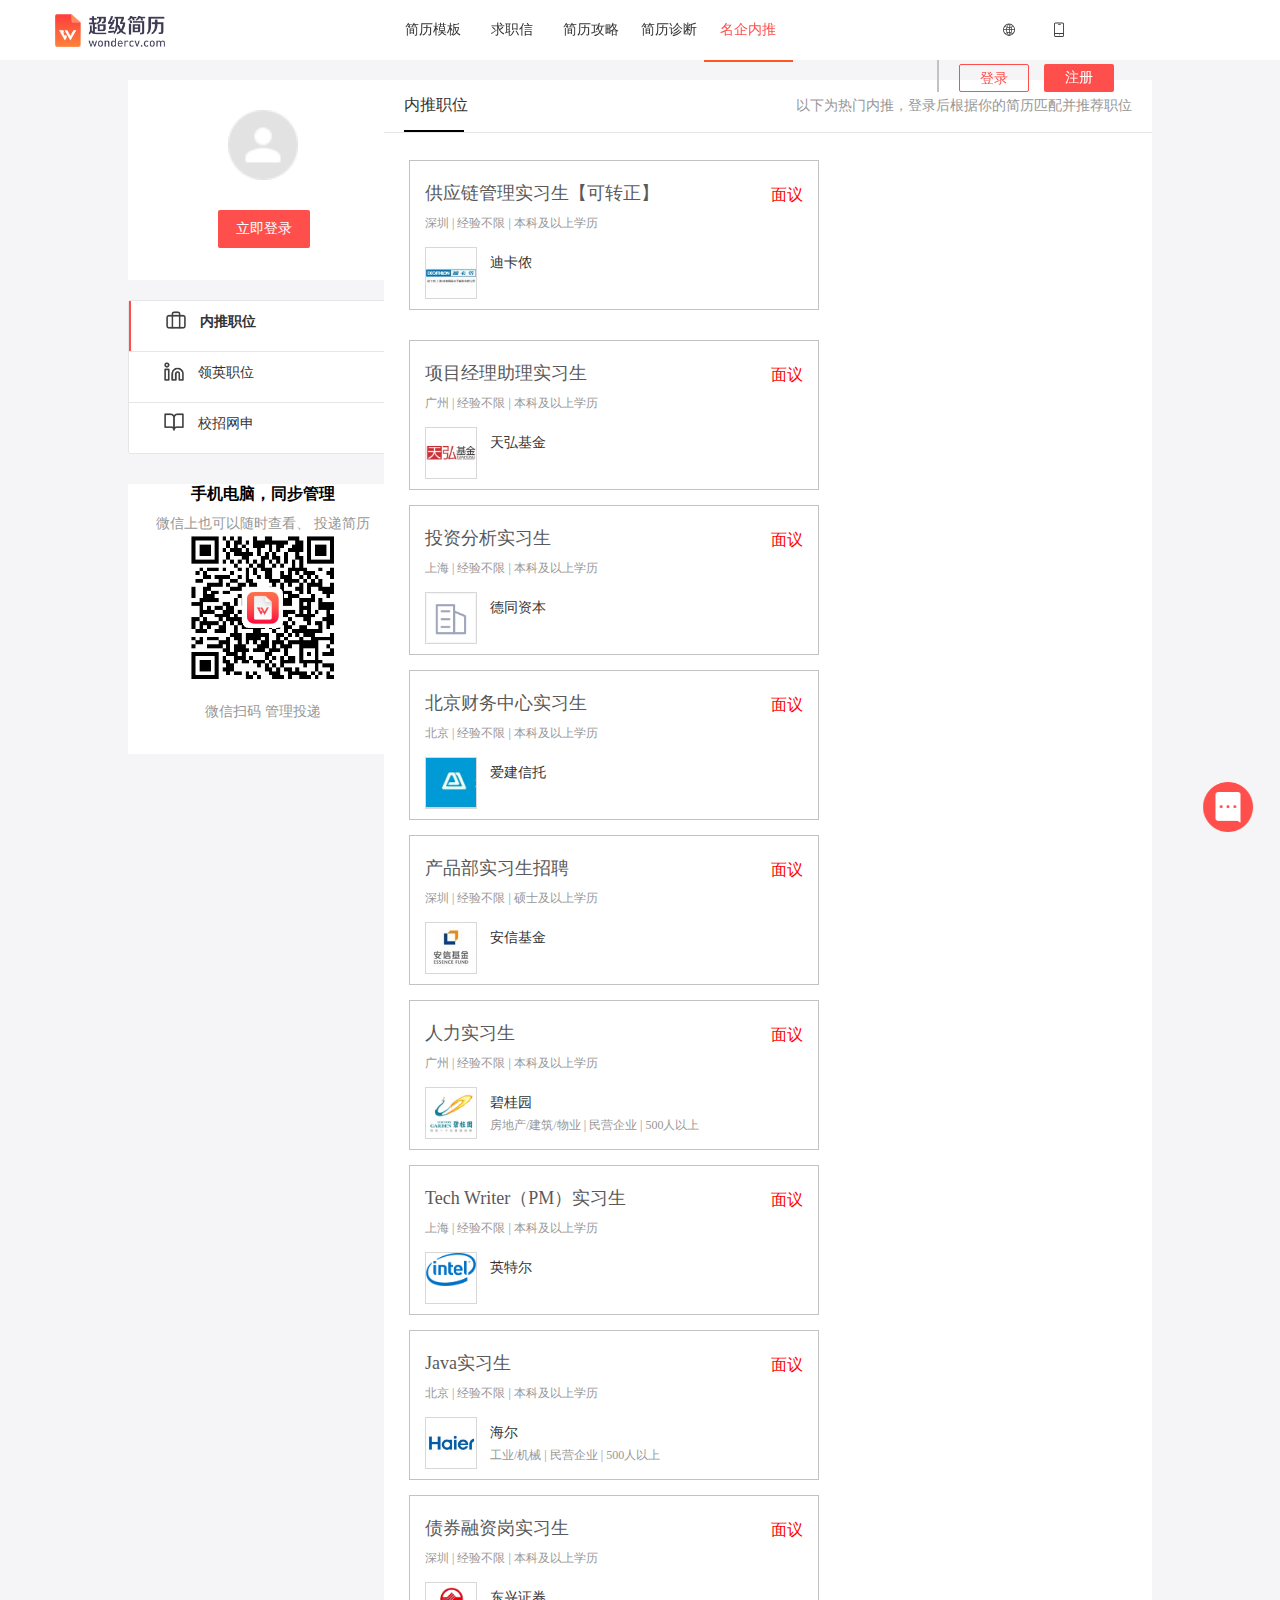
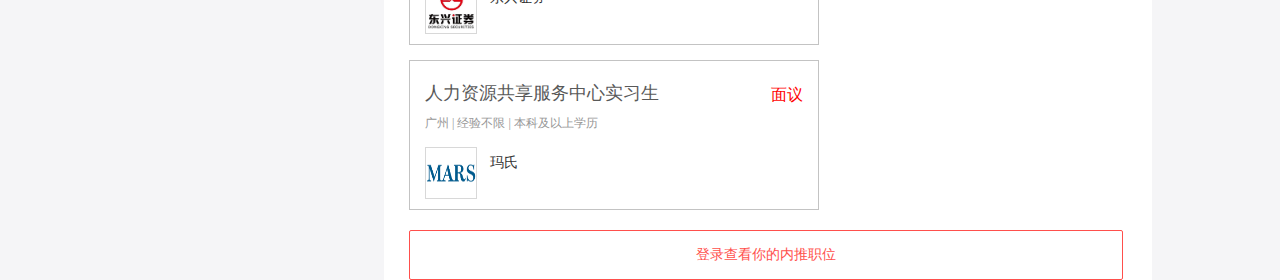
<file: 超级简历/er_menu/mingqi1.html>
<!DOCTYPE html>
<html lang="en">
<head>
	<meta charset="UTF-8">
	<title>名企内推 - 超级简历WonderCV</title>
	<link href="../images/favicon-16x16.png" rel="icon" type="image/png" sizes="16x16">
	<meta name="viewport" content="width=device-width, initial-scale=1, maximum-scale=1">
	<link rel="stylesheet" type="text/css" href="../layui/css/layui.css">
	<script src="../js/index.js" type="text/javascript" charset="utf-8"></script>
	<script type="text/javascript" src="../layui/layui.js"></script>
		<style type="text/css">
			p{
				color: #595959;
			}
			.banxin{
				padding: 0;
				margin: 0;
				background: #FBFBFB;
				line-height: 1.428571429;
			}
			.big{
				border: 1px #b3b3b3 solid; border-radius: 3px;  height: 320px;background: white;
				    box-shadow: 0 4px 10px 0 rgba(0,0,0,0.06);
			}
			.big:hover{
				border: 1px #FF4F4C solid; border-radius: 3px;background: white;
				 border-radius: 3px;background: white;
			}
			.btn{background: white;
			border: 1px solid #FF4F4C;
			color:#FF4F4C;
			}
			.btn:hover{
				background:#FF4F4C ;
				border: 1px solid #FF4F4C;
				color: white;
			}
			.text{
				display: inline;
				line-height: 22px;
				color: #9C9C9C;
			}
			.right-q{
				color: #9C9C9C;
			    background: #E7E8EB;
			    top: -17px;
			    left: 0;
			    position: absolute;
			    width: 68px;
			    height: 24px;
			    border-radius: 16px;
			    font-size: 13px;
			    line-height: 24px;
			    text-align: center;
			}
			.right-h{
				color: #F86331;
			    background: #FBECE7;
			    top: -36px;
			    left: 257px;
			    position: absolute;
			    width: 68px;
			    height: 24px;
			    border-radius: 16px;
			    font-size: 13px;
			    line-height: 24px;
			    text-align: center;	
			}
			.bottom-text{   
				width: 837px;
			    height: 250px;
			    background: #FFFFFF;
			    box-shadow: 0px 0px 20px #ddd;
			    border-radius: 4px;
			    display: flex;
			    justify-content: center;
			    align-items: center;
			    padding-left: 31px;
			    padding-right: 31px;
			    text-align: center;
			    color: #595959;
			    font-size: 16px;
			    position: relative;	
			    left:100px;
			}
			.img{
				display: inline-block;
			    width: 48px;
			    height: 48px;
			    border-radius: 50%;
			    overflow: hidden;
			    position: absolute;
			    left: 50%;
			    margin-left: -24px;
			    bottom: -24px;	
			}
			.bottom-text-xs{
				width: 100%;
			    padding: 30px 10px 0 10px;
			    height: 350px;
			    background: #FFFFFF;
			    border-radius: 4px;
			    text-align: center;
			    color: #595959;
			    font-size: 12px;
			    position: relative;
			    box-shadow: 0px 0px 20px #ddd;
			    display: flex;
    			justify-content: center;
    			align-items: center;
			}
			.img-xs{
				display: inline-block;
			    width: 48px;
			    height: 48px;
			    border-radius: 50%;
			    overflow: hidden;
			    position: absolute;
			    left: 23px;
			    top: 14px;
			}
			
			
			
			
			
		body{
			background-color: #f5f5f7;
		}	
		*{
			font-family: "微软雅黑";
		}
		.nav{
			background: #FFFFFF;
			height: 60px;
			width: 100%;
			position:fixed;
			z-index: 999;
			top:0px;
			left:0px;
		}
		ul{
			margin-left: 10px;
		}
		li{
			line-height: 60px;
			text-align: center;
			font-size: 14px;
			color: rgb(64,64,64,1);
			margin: 0 -5px;
		}
		a:hover{
			color: rgb(255,79,76,1);
		}
		.layui-icon-website{
			margin-right: 20px;
		}
		.layui-nav-item,.layui-nav{
			height: 50px;
			background: #FFFFFF;
		}
		.layui-nav-child{
			top: 50px;
		}
		.font{
			font-size: 12px;
		}
		.lo{
			float: left;
			width: 80px;
			height: 35px;
			border: 1px solid #FF4F4C;
			color: #FF4F4C;
			border-radius: 3px;
			line-height: 35px;
			margin-left: 38px;
			margin-top: 10px;
		}
		.ro{
			border: rgb(255,79,76,1) solid 1px;
			background-color: #FFFFFF;
		}
		.lo:hover{
			background: rgb(255,79,76,1);
			color: #FFFFFF;
			cursor: pointer;
		}
		.clo{
			color: #FF4F4C;
			cursor: pointer;
		}
		.nav-left{
			width: 70px;
			height: 28px;
			border: rgb(255,79,76,1) solid 1px;
			color: rgb(255,79,76,1);
			border-radius: 2px;
			margin-top: 4px;
			line-height: 28px;
			margin-left: 20px;
		}
		.nav-left:hover{
			background: rgb(255,79,76,1);
			color: #FFFFFF;
			cursor: pointer;
		}
		.nav-rigth{
			width: 70px;
			height: 28px;
			color: #FFFFFF;
			border-radius: 2px;
			background: rgb(255,79,76,1);
			margin-top: 4px;
			line-height: 28px;
			margin-left: 20px;
			cursor: pointer;
		}
		.nav-rigth:hover{
			background: rgb(255,79,76,.8);
		}
		.footer{
			height: 470px;
			width: 100%;
			bottom: 0;
			z-index: -1;
			position: relative;
			overflow: hidden;
		}
		.boot{
			width: 40%; 
			height: 80px; 
			background: #ff4f4c;
			border-radius: 3px;
			margin: -30px auto;
			line-height: 80px;
		}
		.boot{
			color: #FFFFFF;
			font-size: 18px;
		}
		.boot div{
			width: 134px;
			height: 42px;
			background-color: #FFFFFF;
			float: right;
			margin-top: 20px;
			position: relative;
			line-height: 42px;
			text-align: center;
			font-size: 14px;
			border-radius: 3px;
			margin-right: 30px;
		}
		.mast p{
			font-size: 10px;
			margin: 10px 0;
			color: rgb(64,64,64,1);
		}
		.mast a{
			font-size: 10px;
			color: rgb(155,155,155,1);
		}
		.lang{
			width: 60px;
			height: 30px;
			background: #FF4F4C;
			border-radius: 3px;
			text-align: center;
			line-height: 30px;
			color: #FFFFFF;
		}
		.lang:hover{
			background: rgb(255,79,76,.8);
		}
		.fo p{
			margin-left: 90px;
			height: 18px;
		}
		.cla{
			border-bottom: 2px solid #FF5722;
		}
		.cla a{
			color: #FF4F4C;
		}	
		.h h2:hover{
			font-weight: bold;
		}
		</style>
	</head>
	<body>
			<div class="nav layui-col-md12 layui-col-xs12">
		<div class="layui-col-md1 layui-col-xs3 layui-hide-md layui-col-sm2" style="line-height: 60px;"><a href="../index.html"><img style="width: 100px; margin-left: 30px;" src="../images/new_wondercv_logo_zh-CN.png" ></a></div>
		<div class="layui-col-md2 layui-hide-xs layui-col-sm2" style="line-height: 60px;"><a href="../index.html"><img style="width: 110px; margin-left: 55px;" src="../images/new_wondercv_logo_zh-CN.png" ></a></div>	
		<ul class="layui-row layui-col-md5 layui-hide-xs layui-col-sm3" style="margin-left: 180px;">
			<li class="layui-col-md2"><a  href="moban.html">简历模板</a></li>
			<li class="layui-col-md2"><a  href="list.html">求职信</a></li>
			<li class="layui-col-md2"><a  href="nave3.html">简历攻略</a></li>
			<li class="layui-col-md2"><a  href="zhenduan.html">简历诊断</a></li>
			<li class="layui-col-md2 cla"><a  href="mingqi1.html">名企内推</a></li>
		</ul>
		<div class="<layui-col-md2 layui-col-sm1 layui-col-xs4" style="margin-left: 50px;">
			<ul class="layui-nav layui-col-md1 layui-col-xs1">
				<li class="layui-nav-item" style="line-height: 60px;">
					<i href="javascript:;" class="layui-icon layui-icon-website" style="cursor: pointer; float: right;"></i>
					<dl class="layui-nav-child">
						<dd><a href="" style="color: rgb(255,79,76,1);">中文</a></dd>
						<dd><a href="">EN</a></dd>
					</dl>			
				</li>
			</ul>
			<ul class="layui-nav layui-col-md1 layui-col-xs1">
				<li class="layui-nav-item" style="line-height: 60px;">
					<i href="javascript:;" class="layui-icon layui-icon-cellphone" style="cursor: pointer;"></i>
					<dl class="layui-nav-child" style="width: 200px; height: 280px;">
						<p class="layui-col-md12 font">扫描下载App 同步编辑</p>
						<div class="layui-tab layui-tab-brief">
						<div class="layui-tab-content">
						<img class="layui-tab-item layui-show" src="../images/appDownloadIcon.png" style="width: 65%; float: left; margin-left: 35px;" >
						<img class="layui-tab-item" src="../images/wechat-app1.png" style="width: 65%; float: left; margin-left: 35px;" >
						</div>
						<ul class="layui-tab-title" style="border: none;">
						<li class="layui-this lo clo">App</li>
						<li class="lo ro">微信版</li>
						</ul>
						</div>
					</dl>			
				</li>
			</ul>
		</div>
		<ul class="layui-col-md2 layui-col-xs1 layui-col-sm2" style="border-left: #C2C2C2 solid 2px; margin-top: 10px;">
			<a href="denglu.html"><li class="nav-left layui-col-md6">登录</li></a>
			<a href="zhuce.html"><li class="nav-rigth layui-col-md6 layui-hide-xs">注册</li></a>
		</ul>
	</div>

	<!-- PC端 -->
	<div class="layui-row" style="height: 60px;"></div>
		<div class="layui-row layui-hide-xs" style="width: 80%; height: 1100px; margin: 0 auto;">
			<div class="layui-col-md12 layui-col-sm12 layui-hide-xs" style="width: 100%;height: 20px;"></div>
			<div class="layui-col-md3 layui-col-sm3 layui-hide-xs" style="">
				<div style="width:270px;height: 200px;background-color: #ffffff;">
					<div style="width: 270;height: 10px;"></div>
					<div style="width: 70px;height:70px;border-radius: 100%;margin: 0 auto;margin-top: 20px;"><img src="../images/default_forum_icon.png" style="width: 70px;height: 70px;"></div>
					<button class="layui-btn layui-btn-danger" style="margin-left:90px;margin-top: 30px; background: #FF4F4C;">立即登录</button>
				</div>
				<div style="width:270px; background-color: #ffffff;margin-top: 20px;">
					<div class="layui-collapse h" lay-filter="test">
						<div class="layui-colla-item" style="height: 50px; border-left: 2px solid #FF4F4C;">
							<a href="mingqi1.html"><h2 class="layui-colla-title" style="background-color: #ffffff;  font-weight: bold;"><img src="../images/recruit_infos_hover.png" style="width: 20px; margin-right: 10px; margin-top: -5px;" >  内推职位</h2></a>
						</div>
						<div class="layui-colla-item" style="height: 50px; ">
						    <a href="denglu.html"><h2 class="layui-colla-title" style="background-color: #ffffff;"><img src="../images/in_recruit_infos_hover.png" style="width: 20px; margin-right: 10px; margin-top: -5px;" >  领英职位</h2></a>				    
						</div>
						<div class="layui-colla-item" style="height: 50px; ">
						    <a href="mingqi.html"><h2 class="layui-colla-title" style="background-color: #ffffff;"><img src="../images/campus_recruiting_hover.png" style="width: 20px; margin-right: 10px; margin-top: -5px;" >  校招网申</h2></a>    
						</div>
					</div>
				</div>
				<div style="width:270px;height: 270px;background-color: #ffffff;margin-top: 30px;">
					<h3 style="text-align: center;margin-top: 20px;font-size: 16px;font-weight: bold;">手机电脑，同步管理</h3>
					<a href="" style="display: block;text-align:center;font-size: 14px;margin-top: 10px;color: #979797;">微信上也可以随时查看、 投递简历</a>
					<img src="../images/wondercv_permanently_signup-登录.png" style="width: 150px;height: 150px;margin-left: 60px;">
					<a href="" style="display: block;text-align: center;font-size: 14px;margin-top: 20px;color: #979797;">微信扫码 管理投递</a>
				</div>
			</div>
			<div class="layui-col-md9 layui-col-sm9 layui-hide-xs" style="background-color: #ffffff;">
				<div class="layui-row" style="width: 100%; height: 1000px;">
					<div class="layui-col-md12 layui-col-sm12 layui-hide-xs" style="width: 100%;height: 50px;">
						<a style="display:block;float:left;margin-left: 20px;margin-top: 15px;font-size: 16px;">内推职位</a>
						<p style="display: block;float: right;margin-top: 17px;margin-right: 20px;color: #979797;">以下为热门内推，登录后根据你的简历匹配并推荐职位</p>
						<div style="width: 60px; height: 2px;background-color: black;margin-top: 50px;margin-left: 20px;"></div>
						<hr style="margin-top: 0px;">
					</div>
					
					<div class="layui-col-md12 layui-hide-xs layui-col-sm12" style="width: 100%;margin: 0 auto;">
						<div class="layui-row">
							<div class="layui-col-md5 layui-col-sm5 layui-hide-xs" style="width: 410px;height: 150px;border: 1px solid #c3c3c3;margin-left: 25px;margin-top: 30px;">
								<p style="font-size: 18px;margin-top: 20px;margin-left: 15px;">供应链管理实习生【可转正】</p>
								<p style="font-size: 16px;color: red;float: right;margin-top: -20px;margin-right: 15px;">面议</p>
								<a style="display: block;font-size: 12px;margin-top: 10px;margin-left: 15px;color: #979797;">深圳 | 经验不限 | 本科及以上学历</a>
								<div style="border: 1px solid #d8d8d8;width: 50px;height: 50px;margin-left: 15px;margin-top: 15px;"><img src="../images/dikanong.png" alt="" style="width: 50px;"></div>
								<a style="display: block;margin-top: -45px;margin-left: 80px;">迪卡侬</a>								
							</div>
							<div class="layui-col-md5 layui-col-sm5 layui-hide-xs" style="width: 410px;height: 150px;border: 1px solid #c3c3c3;margin-left: 25px;margin-top: 30px;">
								<p style="font-size: 18px;margin-top: 20px;margin-left: 15px;">项目经理助理实习生</p>
								<p style="font-size: 16px;color: red;float: right;margin-top: -20px;margin-right: 15px;">面议</p>
								<a style="display: block;font-size: 12px;margin-top: 10px;margin-left: 15px;color: #979797;">广州 | 经验不限 | 本科及以上学历</a>
								<div style="border: 1px solid #d8d8d8;width: 50px;height: 50px;margin-left: 15px;margin-top: 15px;"><img src="../images/tianhongjijin.png" alt="" style="width: 50px;"></div>
								<a style="display: block;margin-top: -45px;margin-left: 80px;">天弘基金</a>
							</div>
							<div class="layui-col-md5 layui-col-sm5 layui-hide-xs" style="width: 410px;height: 150px;border: 1px solid #c3c3c3;margin-left: 25px;margin-top: 15px;">
								<p style="font-size: 18px;margin-top: 20px;margin-left: 15px;">投资分析实习生</p>
								<p style="font-size: 16px;color: red;float: right;margin-top: -20px;margin-right: 15px;">面议</p>
								<a style="display: block;font-size: 12px;margin-top: 10px;margin-left: 15px;color: #979797;">上海 | 经验不限 | 本科及以上学历</a>
								<div style="border: 1px solid #d8d8d8;width: 50px;height: 50px;margin-left: 15px;margin-top: 15px;"><img src="../images/company_logo_with_border.png" alt="" style="width: 50px;"></div>
								<a style="display: block;margin-top: -45px;margin-left: 80px;">德同资本</a>								
							</div>
							<div class="layui-col-md5 layui-col-sm5 layui-hide-xs" style="width: 410px;height: 150px;border: 1px solid #c3c3c3;margin-left: 25px;margin-top: 15px;">
								<p style="font-size: 18px;margin-top: 20px;margin-left: 15px;">北京财务中心实习生</p>
								<p style="font-size: 16px;color: red;float: right;margin-top: -20px;margin-right: 15px;">面议</p>
								<a style="display: block;font-size: 12px;margin-top: 10px;margin-left: 15px;color: #979797;">北京 | 经验不限 | 本科及以上学历</a>
								<div style="border: 1px solid #d8d8d8;width: 50px;height: 50px;margin-left: 15px;margin-top: 15px;"><img src="../images/aijianxintuo.png" alt="" style="width: 50px;"></div>
								<a style="display: block;margin-top: -45px;margin-left: 80px;">爱建信托</a>
							</div>
							<div class="layui-col-md5 layui-col-sm5 layui-hide-xs" style="width: 410px;height: 150px;border: 1px solid #c3c3c3;margin-left: 25px;margin-top: 15px;">
								<p style="font-size: 18px;margin-top: 20px;margin-left: 15px;">产品部实习生招聘</p>
								<p style="font-size: 16px;color: red;float: right;margin-top: -20px;margin-right: 15px;">面议</p>
								<a style="display: block;font-size: 12px;margin-top: 10px;margin-left: 15px;color: #979797;">深圳 | 经验不限 | 硕士及以上学历</a>
								<div style="border: 1px solid #d8d8d8;width: 50px;height: 50px;margin-left: 15px;margin-top: 15px;"><img src="../images/anxinjijin.png" alt="" style="width: 50px;"></div>
								<a style="display: block;margin-top: -45px;margin-left: 80px;">安信基金</a>						
							</div>
							<div class="layui-col-md5 layui-col-sm5 layui-hide-xs" style="width: 410px;height: 150px;border: 1px solid #c3c3c3;margin-left: 25px;margin-top: 15px;">
								<p style="font-size: 18px;margin-top: 20px;margin-left: 15px;">人力实习生</p>
								<p style="font-size: 16px;color: red;float: right;margin-top: -20px;margin-right: 15px;">面议</p>
								<a style="display: block;font-size: 12px;margin-top: 10px;margin-left: 15px;color: #979797;">广州 | 经验不限 | 本科及以上学历</a>
								<div style="border: 1px solid #d8d8d8;width: 50px;height: 50px;margin-left: 15px;margin-top: 15px;"><img src="../images/biguiyuan.png" alt="" style="width: 50px;"></div>
								<a style="display: block;margin-top: -45px;margin-left: 80px;">碧桂园</a>
								<a style="display: block;font-size: 12px;margin-top:5px;margin-left: 80px;color: #979797;">房地产/建筑/物业 | 民营企业 | 500人以上</a>
							</div>								
							<div class="layui-col-md5 layui-col-sm5 layui-hide-xs" style="width: 410px;height: 150px;border: 1px solid #c3c3c3;margin-left: 25px;margin-top: 15px;">
								<p style="font-size: 18px;margin-top: 20px;margin-left: 15px;">Tech Writer（PM）实习生</p>
								<p style="font-size: 16px;color: red;float: right;margin-top: -20px;margin-right: 15px;">面议</p>
								<a style="display: block;font-size: 12px;margin-top: 10px;margin-left: 15px;color: #979797;">上海 | 经验不限 | 本科及以上学历</a>
								<div style="border: 1px solid #d8d8d8;width: 50px;height: 50px;margin-left: 15px;margin-top: 15px;"><img src="../images/yingteer.png" alt="" style="width: 50px;"></div>
								<a style="display: block;margin-top: -45px;margin-left: 80px;">英特尔</a>								
							</div>
							<div class="layui-col-md5 layui-col-sm5 layui-hide-xs" style="width: 410px;height: 150px;border: 1px solid #c3c3c3;margin-left: 25px;margin-top: 15px;">
								<p style="font-size: 18px;margin-top: 20px;margin-left: 15px;">Java实习生</p>
								<p style="font-size: 16px;color: red;float: right;margin-top: -20px;margin-right: 15px;">面议</p>
								<a style="display: block;font-size: 12px;margin-top: 10px;margin-left: 15px;color: #979797;">北京 | 经验不限 | 本科及以上学历</a>
								<div style="border: 1px solid #d8d8d8;width: 50px;height: 50px;margin-left: 15px;margin-top: 15px;"><img src="../images/haier.jpg" alt="" style="width: 50px;"></div>
								<a style="display: block;margin-top: -45px;margin-left: 80px;">海尔</a>
								<a style="display: block;font-size: 12px;margin-top:5px;margin-left: 80px;color: #979797;">工业/机械 | 民营企业 | 500人以上</a>
							</div>							
							<div class="layui-col-md5 layui-col-sm5 layui-hide-xs" style="width: 410px;height: 150px;border: 1px solid #c3c3c3;margin-left: 25px;margin-top: 15px;">
								<p style="font-size: 18px;margin-top: 20px;margin-left: 15px;">债券融资岗实习生</p>
								<p style="font-size: 16px;color: red;float: right;margin-top: -20px;margin-right: 15px;">面议</p>
								<a style="display: block;font-size: 12px;margin-top: 10px;margin-left: 15px;color: #979797;">深圳 | 经验不限 | 本科及以上学历</a>
								<div style="border: 1px solid #d8d8d8;width: 50px;height: 50px;margin-left: 15px;margin-top: 15px;"><img src="../images/dongxingzhengquan.jpg" alt="" style="width: 50px;"></div>
								<a style="display: block;margin-top: -45px;margin-left: 80px;">东兴证券</a>
							</div>
							<div class="layui-col-md5 layui-col-sm5 layui-hide-xs" style="width: 410px;height: 150px;border: 1px solid #c3c3c3;margin-left: 25px;margin-top: 15px;">
								<p style="font-size: 18px;margin-top: 20px;margin-left: 15px;">人力资源共享服务中心实习生</p>
								<p style="font-size: 16px;color: red;float: right;margin-top: -20px;margin-right: 15px;">面议</p>
								<a style="display: block;font-size: 12px;margin-top: 10px;margin-left: 15px;color: #979797;">广州 | 经验不限 | 本科及以上学历</a>
								<div style="border: 1px solid #d8d8d8;width: 50px;height: 50px;margin-left: 15px;margin-top: 15px;"><img src="../images/mashi.png" alt="" style="width: 50px;height: 20px;margin-top: 15px;"></div>
								<a style="display: block;margin-top: -45px;margin-left: 80px;">玛氏</a>
							</div>
							<div class="layui-row" style="width: 93%; margin-left: 25px ;">
								<button class="layui-btn layui-btn-fluid" style="border: 1px solid #FF4F4C;background-color: #ffffff;color: #FF4F4C;margin-top: 20px; height: 50px;">登录查看你的内推职位</button>		
							</div>
							</div>												
						</div>
					</div>					
				</div>
			</div>
		</div>
	<!-- 移动端 -->
		<div class="yidongduan" style="width: 100%;background-color: #f5f5f7;"></div>
			<div class="layui-row layui-hide-sm layui-col-xs12" >
				<div class="layui-hide-md layui-col-sm12 layui-col-xs12" style="width: 100%;height: 50px;background-color: #ffffff;">
					<a style="display:block;float:right;margin-right: 20px;margin-top: 15px;font-size: 16px; cursor: pointer;">内推职位</a>
					<div style="width:60px; height: 2px;background-color: red;float:right;margin-top: 50px;margin-right: -60px;"></div>
				</div>
				<div class="layui-hide-md layui-col-sm12 layui-col-xs12" style="width: 100%;height: 130px;margin-top: 3px;background-color: #ffffff;">
					<p style="font-size: 14px;font-weight: bold;margin-top: 20px;margin-left: 15px;">供应链管理实习生【可转正】</p>
					<p style="font-size: 14px;color: red;float: right;margin-top: -20px;margin-right: 15px;">面议</p>
					<a style="display: block;font-size: 8px;margin-top: 10px;margin-left: 15px;color: #979797;">深圳 | 经验不限 | 本科及以上学历</a>
					<div style="border: 1px solid #d8d8d8;width: 30px;height: 30px;margin-left: 15px;margin-top: 15px;"><img src="../images/dikanong.png" alt="" style="width: 30px;height: 30px;"></div>
					<a style="display: block;margin-top: -33px;margin-left: 55px;">迪卡侬</a>
				</div>
				<div class="layui-hide-md layui-col-sm12 layui-col-xs12" style="width: 100%;height: 130px;margin-top: 8px;background-color: #ffffff;">
					<p style="font-size: 14px;margin-top: 20px;margin-left: 15px;">项目经理助理实习生</p>
					<p style="font-size: 14px;color: red;float: right;margin-top: -20px;margin-right: 15px;">面议</p>
					<a style="display: block;font-size: 8px;margin-top: 10px;margin-left: 15px;color: #979797;">广州 | 经验不限 | 本科及以上学历</a>
					<div style="border: 1px solid #d8d8d8;width: 30px;height: 30px;margin-left: 15px;margin-top: 15px;"><img src="../images/tianhongjijin.png" alt="" style="width: 30px;height: 30px;"></div>
					<a style="display: block;margin-top: -33px;margin-left: 55px;">天弘基金</a>
				</div>
				<div class="layui-hide-md layui-col-sm12 layui-col-xs12" style="width: 100%;height: 130px;margin-top: 8px;background-color: #ffffff;">
					<p style="font-size: 14px;margin-top: 20px;margin-left: 15px;">投资分析实习生</p>
					<p style="font-size: 14px;color: red;float: right;margin-top: -20px;margin-right: 15px;">面议</p>
					<a style="display: block;font-size: 8px;margin-top: 10px;margin-left: 15px;color: #979797;">上海 | 经验不限 | 本科及以上学历</a>
					<div style="border: 1px solid #d8d8d8;width:30px;height:30px;margin-left: 15px;margin-top: 15px;"><img src="../images/company_logo_with_border.png" alt="" style="width:30px;height:30px;"></div>
					<a style="display: block;margin-top: -33px;margin-left: 55px;">德同资本</a>
				</div>
				<div class="layui-hide-md layui-col-sm12 layui-col-xs12" style="width: 100%;height: 130px;margin-top: 8px;background-color: #ffffff;">
					<p style="font-size: 14px;margin-top: 20px;margin-left: 15px;">北京财务中心实习生</p>
					<p style="font-size: 14px;color: red;float: right;margin-top: -20px;margin-right: 15px;">面议</p>
					<a style="display: block;font-size: 8px;margin-top: 10px;margin-left: 15px;color: #979797;">北京 | 经验不限 | 本科及以上学历</a>
					<div style="border: 1px solid #d8d8d8;width: 30px;height: 30px;margin-left: 15px;margin-top: 15px;"><img src="../images/aijianxintuo.png" alt="" style="width: 30px;height: 30px;"></div>
					<a style="display: block;margin-top: -33px;margin-left: 55px;">爱建信托</a>
				</div>
				<div class="layui-hide-md layui-col-sm12 layui-col-xs12" style="width: 100%;height: 130px;margin-top: 8px;background-color: #ffffff;">
					<p style="font-size: 14px;margin-top: 20px;margin-left: 15px;">产品部实习生招聘</p>
					<p style="font-size: 14px;color: red;float: right;margin-top: -20px;margin-right: 15px;">面议</p>
					<a style="display: block;font-size: 8px;margin-top: 10px;margin-left: 15px;color: #979797;">深圳 | 经验不限 | 硕士及以上学历</a>
					<div style="border: 1px solid #d8d8d8;width: 30px;height: 30px;margin-left: 15px;margin-top: 15px;"><img src="../images/anxinjijin.png" alt="" style="width: 30px;height: 30px;"></div>
					<a style="display: block;margin-top: -33px;margin-left: 55px;">安信基金</a>
				</div>
				<div class="layui-hide-md layui-col-sm12 layui-col-xs12" style="width: 100%;height: 130px;margin-top: 8px;background-color: #ffffff;">
					<p style="font-size: 14px;margin-top: 20px;margin-left: 15px;">人力实习生</p>
					<p style="font-size: 14px;color: red;float: right;margin-top: -20px;margin-right: 15px;">面议</p>
					<a style="display: block;font-size: 8px;margin-top: 10px;margin-left: 15px;color: #979797;">广州 | 经验不限 | 本科及以上学历</a>
					<div style="border: 1px solid #d8d8d8;width: 30px;height: 30px;margin-left: 15px;margin-top: 15px;"><img src="../images/biguiyuan.png" alt="" style="width: 30px;height: 30px;"></div>
					<a style="display: block;margin-top: -33px;margin-left: 55px;">碧桂园</a>
					<a style="display: block;font-size: 8px;margin-top:5px;margin-left: 55px;color: #979797;">房地产/建筑/物业 | 民营企业 | 500人以上</a>
				</div>
				<div class="layui-hide-md layui-col-sm12 layui-col-xs12" style="width: 100%;height: 130px;margin-top: 8px;background-color: #ffffff;">
					<p style="font-size: 14px;margin-top: 20px;margin-left: 15px;">Tech Writer（PM）实习生</p>
					<p style="font-size: 14px;color: red;float: right;margin-top: -20px;margin-right: 15px;">面议</p>
					<a style="display: block;font-size: 8px;margin-top: 10px;margin-left: 15px;color: #979797;">上海 | 经验不限 | 本科及以上学历</a>
					<div style="border: 1px solid #d8d8d8;width: 30px;height: 30px;margin-left: 15px;margin-top: 15px;"><img src="../images/yingteer.png" alt="" style="width: 30px;height: 30px;"></div>
					<a style="display: block;margin-top: -33px;margin-left: 55px;">英特尔</a>
				</div>
				<div class="layui-hide-md layui-col-sm12 layui-col-xs12" style="width: 100%;height: 130px;margin-top: 8px;background-color: #ffffff;">
					<p style="font-size: 14px;margin-top: 20px;margin-left: 15px;">Java实习生</p>
					<p style="font-size: 14px;color: red;float: right;margin-top: -20px;margin-right: 15px;">面议</p>
					<a style="display: block;font-size: 8px;margin-top: 10px;margin-left: 15px;color: #979797;">北京 | 经验不限 | 本科及以上学历</a>
					<div style="border: 1px solid #d8d8d8;width: 30px;height: 30px;margin-left: 15px;margin-top: 15px;"><img src="../images/haier.jpg" alt="" style="width: 30px;height: 30px;"></div>
					<a style="display: block;margin-top: -33px;margin-left: 55px;">海尔</a>
					<a style="display: block;font-size: 8px;margin-top:5px;margin-left: 55px;color: #979797;">工业/机械 | 民营企业 | 500人以上</a>
				</div>
				<div class="layui-hide-md layui-col-sm12 layui-col-xs12" style="width: 100%;height: 130px;margin-top: 8px;background-color: #ffffff;">
					<p style="font-size: 18px;margin-top: 20px;margin-left: 15px;">债券融资岗实习生</p>
					<p style="font-size: 16px;color: red;float: right;margin-top: -20px;margin-right: 15px;">面议</p>
					<a style="display: block;font-size: 8px;margin-top: 10px;margin-left: 15px;color: #979797;">深圳 | 经验不限 | 本科及以上学历</a>
					<div style="border: 1px solid #d8d8d8;width: 30px;height: 30px;margin-left: 15px;margin-top: 15px;"><img src="../images/dongxingzhengquan.jpg" alt="" style="width: 30px;height: 30px;"></div>
					<a style="display: block;margin-top: -33px;margin-left: 55px;">东兴证券</a>
				</div>
				<div class="layui-hide-md layui-col-sm12 layui-col-xs12" style="width: 100%;height: 130px;margin-top: 8px;background-color: #ffffff;">
					<p style="font-size: 14px;margin-top: 20px;margin-left: 15px;">人力资源共享服务中心实习生</p>
					<p style="font-size: 14px;color: red;float: right;margin-top: -20px;margin-right: 15px;">面议</p>
					<a style="display: block;font-size: 8px;margin-top: 10px;margin-left: 15px;color: #979797;">广州 | 经验不限 | 本科及以上学历</a>
					<div style="border: 1px solid #d8d8d8;width: 30px;height: 30px;margin-left: 15px;margin-top: 15px;"><img src="../images/mashi.png" alt="" style="width: 30px;height: 10px;margin-top: 10px;"></div>
					<a style="display: block;margin-top: -33px;margin-left: 55px;">玛氏</a>
				</div>
				<div class="layui-hide-md layui-col-sm12 layui-col-xs12" style="width: 100%;height: 100px;"></div>
			</div>
		</div>



		
<!-- 悬浮客服 -->
	<div class="site-demo-button" id="layerDemo" style="margin-bottom: 0;">
		<button class="layui-btn layui-btn-normal" data-type="rb" data-method="offset" style="background: rgba(0,0,0,0); position:fixed; z-index: 999; bottom:80px; right:-50px;"><img src="../images/新客服_1530523129_941.png" style="width: 30%;" ></button>
	</div>
</body>
</html>
</file>
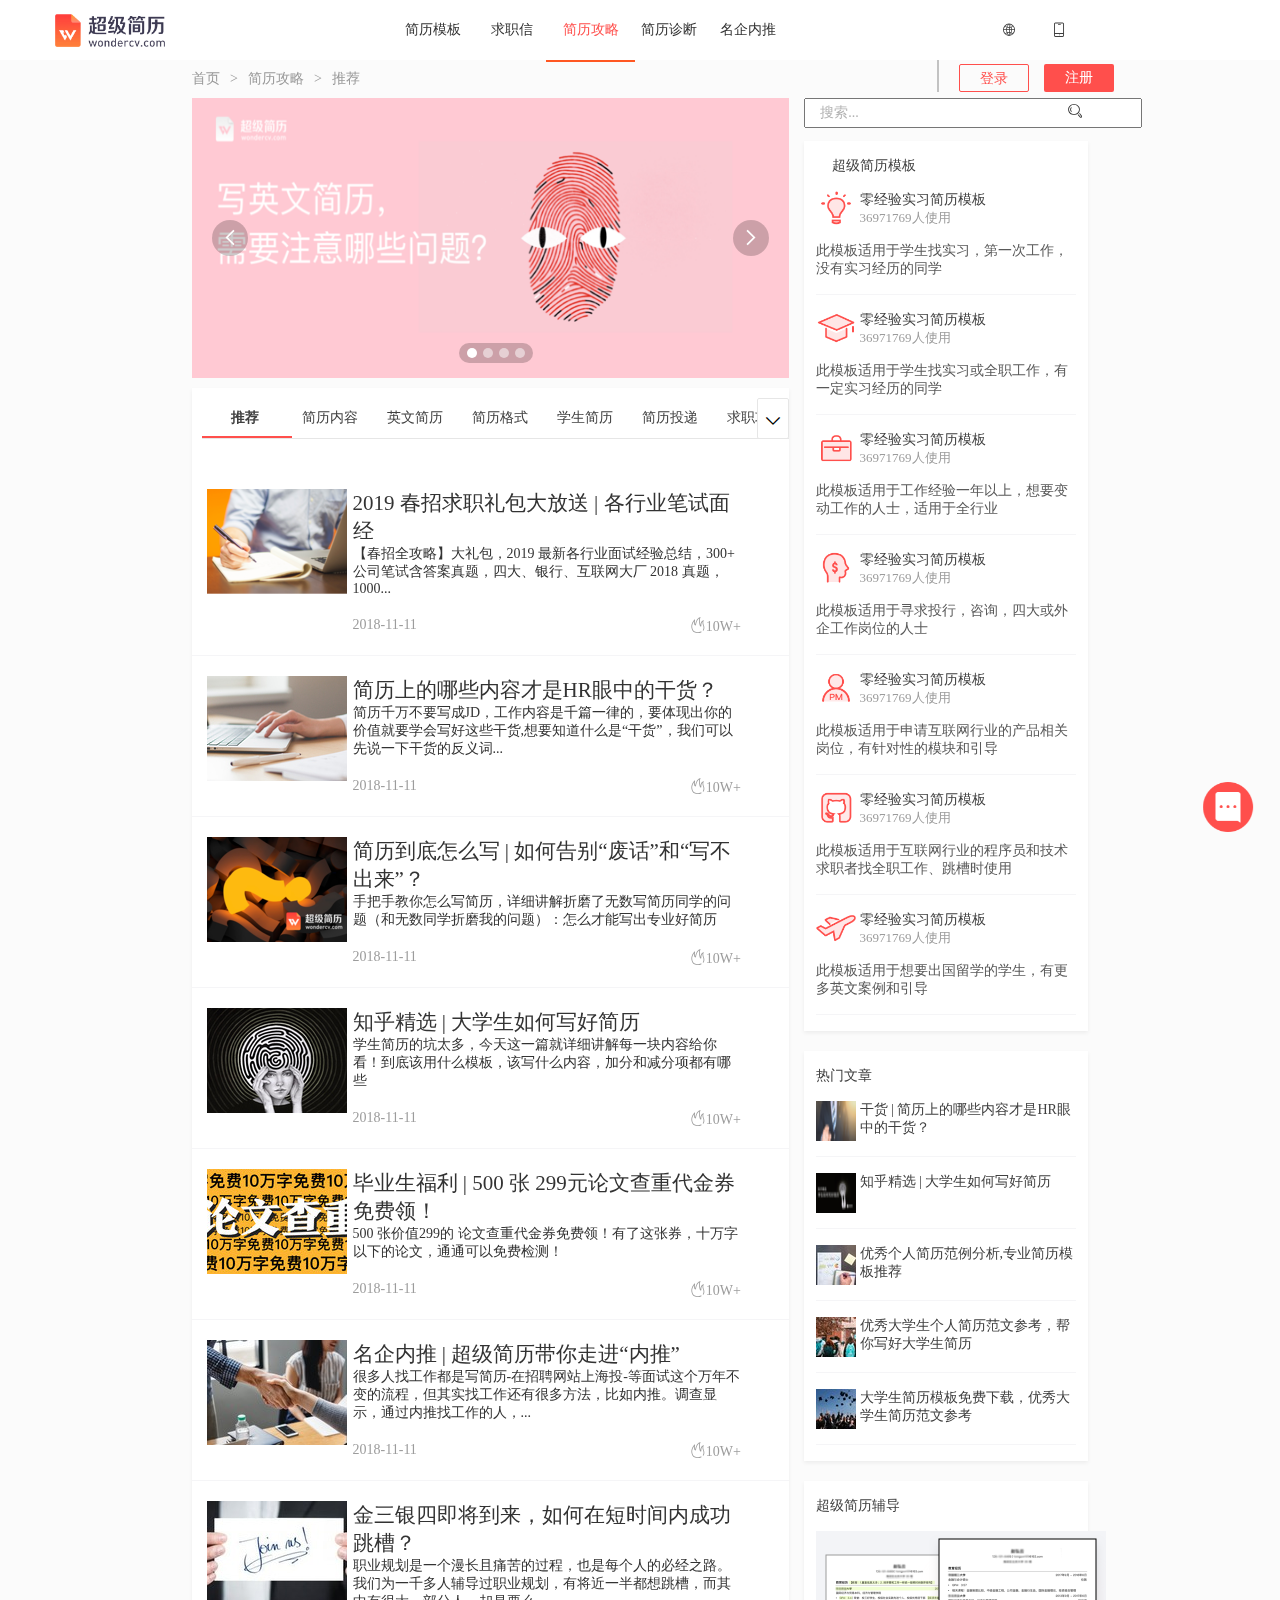
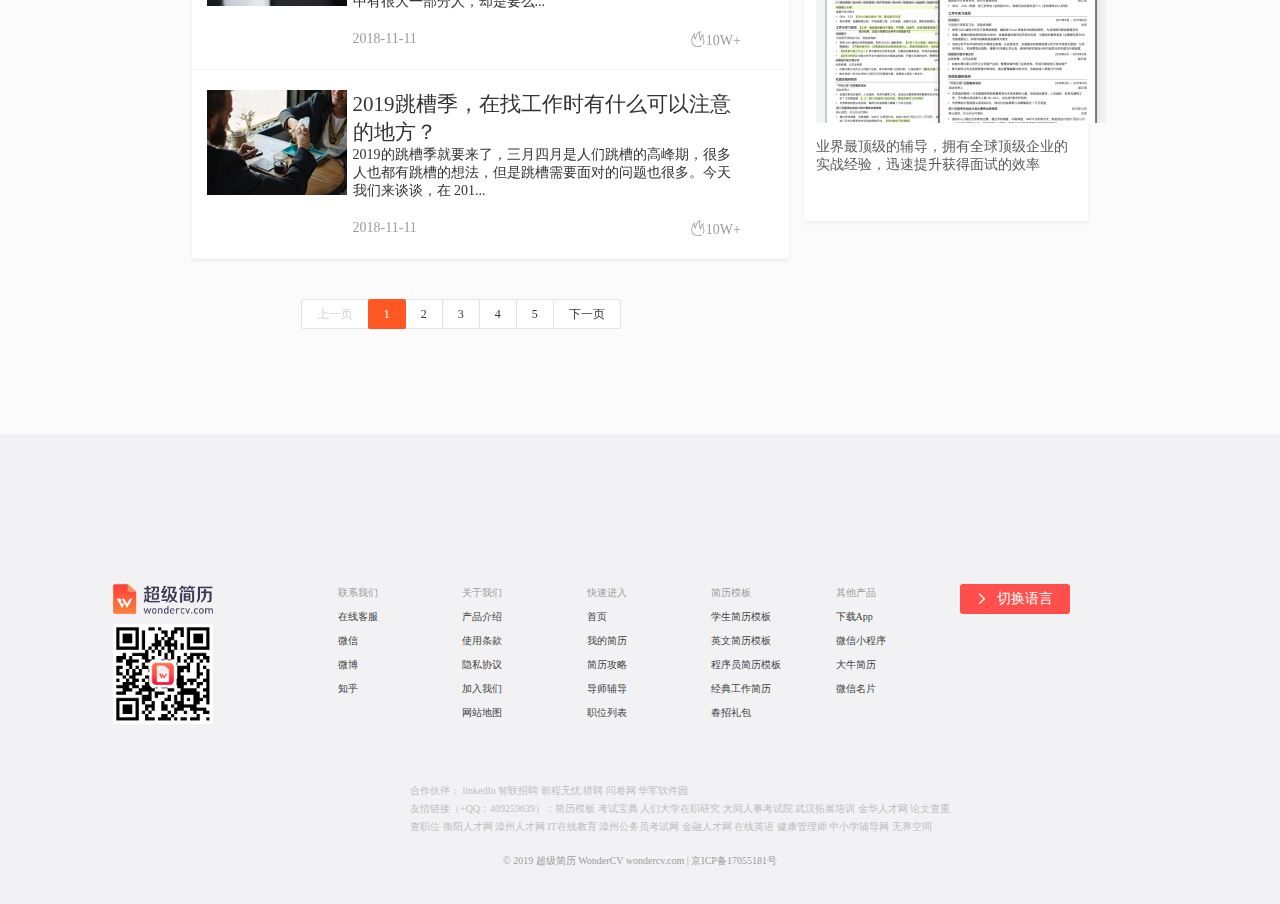
<file: 超级简历/er_menu/nave3.html>
<!DOCTYPE html>
<html>
<head>
	<meta name="viewport" content="width=device-width, initial-scale=1, maximum-scale=1">
	<meta charset='utf-8'>
	<meta http-equiv='X-UA-Compatible' content='IE=edge'>
	<title>简历攻略</title>
	<link rel="stylesheet" type="text/css" media="screen" href="../layui/css/layui.css" media="all" />
	<link rel="stylesheet" type="text/css" href="../css/nav3.css"/>
	<script src="../layui/layui.js" type="text/javascript"  charset="utf-8"></script>
	<script src="../js/index.js" type="text/javascript" charset="utf-8"></script>
	
</head>

<style type="text/css">
		*{
			font-family: "微软雅黑";
		}
		.nav{
			background: #FFFFFF;
			height: 60px;
			width: 100%;
			position:fixed;
			z-index: 999;
			top:0px;
			left:0px;
		}
		ul{
			margin-left: 10px;
		}
		li{
			line-height: 60px;
			text-align: center;
			font-size: 14px;
			color: rgb(64,64,64,1);
			margin: 0 -5px;
		}
		a:hover{
			color: rgb(255,79,76,1);
		}
		.layui-icon-website{
			margin-right: 20px;
		}
		.layui-nav-item,.layui-nav{
			height: 50px;
			background: #FFFFFF;
		}
		.layui-nav-child{
			top: 50px;
		}
		.font{
			font-size: 12px;
		}
		.cla{
			border-bottom: 2px solid #FF5722;
		}
		.cla a{
			color: #FF4F4C;
		}
		.lo{
			float: left;
			width: 80px;
			height: 35px;
			border: 1px solid #FF4F4C;
			color: #FF4F4C;
			border-radius: 3px;
			line-height: 35px;
			margin-left: 38px;
			margin-top: 10px;
		}
		.ro{
			border: rgb(255,79,76,1) solid 1px;
			background-color: #FFFFFF;
		}
		.lo:hover{
			background: rgb(255,79,76,1);
			color: #FFFFFF;
			cursor: pointer;
		}
		.clo{
			color: #FF4F4C;
			cursor: pointer;
		}
		.nav-left{
			width: 70px;
			height: 28px;
			border: rgb(255,79,76,1) solid 1px;
			color: rgb(255,79,76,1);
			border-radius: 2px;
			margin-top: 4px;
			line-height: 28px;
			margin-left: 20px;
		}
		.nav-left:hover{
			background: rgb(255,79,76,1);
			color: #FFFFFF;
			cursor: pointer;
		}
		.nav-rigth{
			width: 70px;
			height: 28px;
			color: #FFFFFF;
			border-radius: 2px;
			background: rgb(255,79,76,1);
			margin-top: 4px;
			line-height: 28px;
			margin-left: 20px;
			cursor: pointer;
		}
		.nav-rigth:hover{
			background: rgb(255,79,76,.8);
		}
		.footer{
			height: 470px;
			width: 100%;
			bottom: 0;
			z-index: -1;
			position: relative;
			overflow: hidden;
		}
		.footer::after{
			height: 500px;
			width: 140%;
			top: 0;
			left: -20%;
			content: "";
			position: absolute;
			z-index: -1;
			overflow: hidden;
			/* border-radius: 60% 60% 0 0; */
			background-color: rgb(242,242,245,1);
		}
		.boot{
			width: 40%; 
			height: 80px; 
			background: #ff4f4c;
			border-radius: 3px;
			margin: -30px auto;
			line-height: 80px;
		}
		.boot{
			color: #FFFFFF;
			font-size: 18px;
		}
		.boot div{
			width: 134px;
			height: 42px;
			background-color: #FFFFFF;
			float: right;
			margin-top: 20px;
			position: relative;
			line-height: 42px;
			text-align: center;
			font-size: 14px;
			border-radius: 3px;
			margin-right: 30px;
		}
		.mast p{
			font-size: 10px;
			margin: 10px 0;
			color: rgb(64,64,64,1);
		}
		.mast a{
			font-size: 10px;
			color: rgb(155,155,155,1);
		}
		.lang{
			width: 60px;
			height: 30px;
			background: #FF4F4C;
			border-radius: 3px;
			text-align: center;
			line-height: 30px;
			color: #FFFFFF;
		}
		.lang:hover{
			background: rgb(255,79,76,.8);
		}
		.fo p{
			margin-left: 90px;
			height: 18px;
		}
		.foo{}
	</style>


<body style="background-color: #fbfbfb;">	
<!-- 导航 -->
<div class="nav layui-col-md12 layui-col-xs12">
		<div class="layui-col-md1 layui-col-xs3 layui-hide-md layui-col-sm2" style="line-height: 60px;"><a href="../index.html"><img style="width: 100px; margin-left: 30px;" src="images/new_wondercv_logo_zh-CN.png" ></a></div>
		<div class="layui-col-md2 layui-hide-xs layui-col-sm2" style="line-height: 60px;"><a href="../index.html"><img style="width: 110px; margin-left: 55px;" src="images/new_wondercv_logo_zh-CN.png" ></a></div>	
		<ul class="layui-row layui-col-md5 layui-hide-xs layui-col-sm3" style="margin-left: 180px;">
			<li class="layui-col-md2"><a  href="moban.html">简历模板</a></li>
			<li class="layui-col-md2"><a  href="list.html">求职信</a></li>
			<li class="layui-col-md2 cla" ><a  href="nave.html">简历攻略</a></li>
			<li class="layui-col-md2"><a  href="zhenduan.html">简历诊断</a></li>
			<li class="layui-col-md2"><a  href="mingqi1.html">名企内推</a></li>
		</ul>
		<div class="<layui-col-md2 layui-col-sm1 layui-col-xs4" style="margin-left: 50px;">
			<ul class="layui-nav layui-col-md1 layui-col-xs1">
				<li class="layui-nav-item" style="line-height: 60px;">
					<i href="javascript:;" class="layui-icon layui-icon-website" style="cursor: pointer; float: right;"></i>
					<dl class="layui-nav-child">
						<dd><a href="" style="color: rgb(255,79,76,1);">中文</a></dd>
						<dd><a href="">EN</a></dd>
					</dl>			
				</li>
			</ul>
			<ul class="layui-nav layui-col-md1 layui-col-xs1">
				<li class="layui-nav-item" style="line-height: 60px;">
					<i href="javascript:;" class="layui-icon layui-icon-cellphone" style="cursor: pointer;"></i>
					<dl class="layui-nav-child" style="width: 200px; height: 280px;">
						<p class="layui-col-md12 font">扫描下载App 同步编辑</p>
						<div class="layui-tab layui-tab-brief">
						<div class="layui-tab-content">
						<img class="layui-tab-item layui-show" src="images/appDownloadIcon.png" style="width: 65%; float: left; margin-left: 35px;" >
						<img class="layui-tab-item" src="images/wechat-app1.png" style="width: 65%; float: left; margin-left: 35px;" >
						</div>
						<ul class="layui-tab-title" style="border: none;">
						<li class="layui-this lo clo">App</li>
						<li class="lo ro">微信版</li>
						</ul>
						</div>
					</dl>			
				</li>
			</ul>
		</div>
		<ul class="layui-col-md2 layui-col-xs1 layui-col-sm2" style="border-left: #C2C2C2 solid 2px; margin-top: 10px;">
			<a href="denglu.html"><li class="nav-left layui-col-md6">登录</li></a>
			<a href="denglu.html"><li class="nav-rigth layui-col-md6 layui-hide-xs">注册</li></a>
		</ul>
	</div>
	
	
	
<!-- 页面部分 -->
	<div class="layui-row cont layui-hide-xs">
		<div style="margin: 10px auto;" class="layui-col-md12">
			<span class="layui-breadcrumb" lay-separator=">">
				<a href="">首页</a>
				<a href="">简历攻略</a>
				<a href="">推荐</a>
			</span>
		</div>
			<div class="layui-row">
				<div class="layui-col-md8">
					<div class="layui-carousel" id="test1">
					  <div carousel-item>
						<img src="images/thumb_________________.png" >
						<img src="images/thumb_HR专访-京东.jpg" >
						<img src="images/thumb_WechatIMG2585.jpeg" >
						<img src="images/thumb_简历上如何_写出有价值的干货.png" >
					  </div>
					</div>
				<!-- 左边半部分 -->
				<div class="layui-col-md12 cont1">
					<div class="layui-tab layui-tab-brief" lay-filter="docDemoTabBrief">
						  <ul class="layui-tab-title">
							<li class="layui-this">推荐</li>
							<li>简历内容</li>
							<li>英文简历</li>
							<li>简历格式</li>
							<li>学生简历</li>
							<li>简历投递</li>
							<li>求职攻略</li>
						  </ul>
						  <div class="layui-tab-content"></div>
						</div>  
				
				<div class="layui-col-md12 artical-item">
					<div class="layui-col-md12 artical-item1">
						<a href="">
							<div class=" layui-col-md3">
								<img alt="超级简历" src="images/title_简历上到底应该有哪些信息_.png" >
							</div>
							<div class="layui-col-md8 item-text ">
								<h2>2019 春招求职礼包大放送 | 各行业笔试面经</h2>
								<p>【春招全攻略】大礼包，2019 最新各行业面试经验总结，300+ 公司笔试含答案真题，四大、银行、互联网大厂 2018 真题，1000...</p>
								<div class="item-span">
									<span>2018-11-11</span>
									<span style="float: right;"><i class=" layui-icon layui-icon-fire"></i>10W+</span>
								</div>
							</div>
						</a>
					</div>
				</div>
				<!-- 第二个 -->
				<div class="layui-col-md12 artical-item">
					<div class="layui-col-md12 artical-item1">
						<a href="">
							<div class=" layui-col-md3">
								<img alt="超级简历" src="images/title_3f4157ecd100ae3dc364b8fe29d52162.jpg" >
							</div>
							<div class="layui-col-md8 item-text ">
								<h2>简历上的哪些内容才是HR眼中的干货？</h2>
								<p>简历千万不要写成JD，工作内容是千篇一律的，要体现出你的价值就要学会写好这些干货,想要知道什么是“干货”，我们可以先说一下干货的反义词...</p>
								<div class="item-span">
									<span>2018-11-11</span>
									<span style="float: right;"><i class=" layui-icon layui-icon-fire"></i>10W+</span>
								</div>
							</div>
						</a>
					</div>
				</div>
				<!-- 第三个 -->
				<div class="layui-col-md12 artical-item">
					<div class="layui-col-md12 artical-item1">
						<a href="">
							<div class=" layui-col-md3">
								<img alt="超级简历" src="images/title________1920.png" >
							</div>
							<div class="layui-col-md8 item-text ">
								<h2>简历到底怎么写 | 如何告别“废话”和“写不出来”？</h2>
								<p>手把手教你怎么写简历，详细讲解折磨了无数写简历同学的问题（和无数同学折磨我的问题）：怎么才能写出专业好简历</p>
								<div class="item-span">
									<span>2018-11-11</span>
									<span style="float: right;"><i class=" layui-icon layui-icon-fire"></i>10W+</span>
								</div>
							</div>
						</a>
					</div>
				</div>
				<!-- 第四个 -->
				<div class="layui-col-md12 artical-item">
					<div class="layui-col-md12 artical-item1">
						<a href="">
							<div class=" layui-col-md3">
								<img alt="超级简历" src="images/title_A-maze-ing_girls_-_thinking_maze.jpg" >
							</div>
							<div class="layui-col-md8 item-text ">
								<h2>知乎精选 | 大学生如何写好简历</h2>
								<p>学生简历的坑太多，今天这一篇就详细讲解每一块内容给你看！到底该用什么模板，该写什么内容，加分和减分项都有哪些</p>
								<div class="item-span">
									<span>2018-11-11</span>
									<span style="float: right;"><i class=" layui-icon layui-icon-fire"></i>10W+</span>
								</div>
							</div>
						</a>
					</div>
				</div>
				<!-- 第五个 -->
				<div class="layui-col-md12 artical-item">
					<div class="layui-col-md12 artical-item1">
						<a href="">
							<div class=" layui-col-md3">
								<img alt="超级简历" src="images/title_0cd0e983f91f70c08135ab4abd6e174.jpg" >
							</div>
							<div class="layui-col-md8 item-text ">
								<h2>毕业生福利 | 500 张 299元论文查重代金券免费领！</h2>
								<p>500 张价值299的 论文查重代金券免费领！有了这张券，十万字以下的论文，通通可以免费检测！</p>
								<div class="item-span">
									<span>2018-11-11</span>
									<span style="float: right;"><i class=" layui-icon layui-icon-fire"></i>10W+</span>
								</div>
							</div>
						</a>
					</div>
				</div>
				<!-- 第六个 -->
				<div class="layui-col-md12 artical-item">
					<div class="layui-col-md12 artical-item1">
						<a href="">
							<div class=" layui-col-md3">
								<img alt="超级简历" src="images/title_pexels-photo-1342480.jpeg" >
							</div>
							<div class="layui-col-md8 item-text ">
								<h2>名企内推 | 超级简历带你走进“内推”</h2>
								<p>很多人找工作都是写简历-在招聘网站上海投-等面试这个万年不变的流程，但其实找工作还有很多方法，比如内推。调查显示，通过内推找工作的人，...</p>
								<div class="item-span">
									<span>2018-11-11</span>
									<span style="float: right;"><i class=" layui-icon layui-icon-fire"></i>10W+</span>
								</div>
							</div>
						</a>
					</div>
				</div>
				<!-- 第七个 -->
				<div class="layui-col-md12 artical-item">
					<div class="layui-col-md12 artical-item1">
						<a href="">
							<div class=" layui-col-md3">
								<img alt="超级简历" src="images/title_pexels-photo-17082.jpeg" >
							</div>
							<div class="layui-col-md8 item-text ">
								<h2>金三银四即将到来，如何在短时间内成功跳槽？</h2>
								<p>职业规划是一个漫长且痛苦的过程，也是每个人的必经之路。我们为一千多人辅导过职业规划，有将近一半都想跳槽，而其中有很大一部分人，却是要么...</p>
								<div class="item-span">
									<span>2018-11-11</span>
									<span style="float: right;"><i class=" layui-icon layui-icon-fire"></i>10W+</span>
								</div>
							</div>
						</a>
					</div>
				</div>
				<!-- 第八个 -->
				<div class="layui-col-md12 artical-item">
					<div class="layui-col-md12 artical-item1">
						<a href="">
							<div class=" layui-col-md3">
								<img alt="超级简历" src="images/title_pexels-photo-567633.jpeg" >
							</div>
							<div class="layui-col-md8 item-text ">
								<h2>2019跳槽季，在找工作时有什么可以注意的地方？</h2>
								<p>2019的跳槽季就要来了，三月四月是人们跳槽的高峰期，很多人也都有跳槽的想法，但是跳槽需要面对的问题也很多。今天我们来谈谈，在 201...</p>
								<div class="item-span">
									<span>2018-11-11</span>
									<span style="float: right;"><i class=" layui-icon layui-icon-fire"></i>10W+</span>
								</div>
							</div>
						</a>
					</div>
				</div>
				
				
			</div>
			<div class="layui-col-md12">
				<div style=" width:380px; margin: 30px auto;" id="demo2-1"></div>
			</div>
		
		
		</div>
				<!-- 右边半部分 -->
				<div class="layui-col-md4 cont2">
					<div class="layui-col-md12">
						<input type="text" name="" id="" value="    搜索..." /> 
						<a href=""><i class=" layui-icon layui-icon-search"></i></a>
					</div>

				<div class="layui-col-md12 cont3">
					<div class="layui-col-md12 cont4">
						<p>超级简历模板</p>
					</div>
					
					
					
					
					<div class="layui-col-md12 cont5">
						<div class="layui-col-md12">
							<div class="layui-col-md2">
								<img style="width: 40px;" src="images/zero-exp-icon.png" >
							</div>
							<div class="layui-col-md10 cont-right">
								<h3>零经验实习简历模板</h3>
								<p>36971769人使用</p>
							</div>		
							<div class="layui-col-md12 cont-right-b">
								此模板适用于学生找实习，第一次工作，没有实习经历的同学
							</div>
						</div>
						<!-- 鼠标移上后出现 -->
						<div class=" layui-col-md12 cs">
							<div class=" layui-col-md12 button1">
								<button class="layui-btn layui-btn-primary">中文模板</button>
								<button class="layui-btn layui-btn-primary">英文模板</button>
							</div>
						</div>
					</div>
					
					<div class="layui-col-md12 cont5">
						<div class="layui-col-md12">
							<div class="layui-col-md2">
								<img style="width: 40px;" src="images/tpl-college.png" >
							</div>
							<div class="layui-col-md10 cont-right">
								<h3>零经验实习简历模板</h3>
								<p>36971769人使用</p>
							</div>		
							<div class="layui-col-md12 cont-right-b">
								此模板适用于学生找实习或全职工作，有一定实习经历的同学
							</div>
						</div>
						<!-- 鼠标移上后出现 -->
						<div class=" layui-col-md12 cs">
							<div class=" layui-col-md12 button1">
								<button class="layui-btn layui-btn-primary">中文模板</button>
								<button class="layui-btn layui-btn-primary">英文模板</button>
							</div>
						</div>
					</div>
					
					<div class="layui-col-md12 cont5">
						<div class="layui-col-md12">
							<div class="layui-col-md2">
								<img style="width: 40px;" src="images/tpl-classic.png" >
							</div>
							<div class="layui-col-md10 cont-right">
								<h3>零经验实习简历模板</h3>
								<p>36971769人使用</p>
							</div>		
							<div class="layui-col-md12 cont-right-b">
								此模板适用于工作经验一年以上，想要变动工作的人士，适用于全行业
							</div>
						</div>
						<!-- 鼠标移上后出现 -->
						<div class=" layui-col-md12 cs">
							<div class=" layui-col-md12 button1">
								<button class="layui-btn layui-btn-primary">中文模板</button>
								<button class="layui-btn layui-btn-primary">英文模板</button>
							</div>
						</div>
					</div>
					
					<div class="layui-col-md12 cont5">
						<div class="layui-col-md12">
							<div class="layui-col-md2">
								<img style="width: 40px;" src="images/tpl-investment.png" >
							</div>
							<div class="layui-col-md10 cont-right">
								<h3>零经验实习简历模板</h3>
								<p>36971769人使用</p>
							</div>		
							<div class="layui-col-md12 cont-right-b">
								此模板适用于寻求投行，咨询，四大或外企工作岗位的人士
							</div>
						</div>
						<!-- 鼠标移上后出现 -->
						<div class=" layui-col-md12 cs">
							<div class=" layui-col-md12 button1">
								<button class="layui-btn layui-btn-primary">中文模板</button>
								<button class="layui-btn layui-btn-primary">英文模板</button>
							</div>
						</div>
					</div>
					
					<div class="layui-col-md12 cont5">
						<div class="layui-col-md12">
							<div class="layui-col-md2">
								<img style="width: 40px;" src="images/tpl-pm.png" >
							</div>
							<div class="layui-col-md10 cont-right">
								<h3>零经验实习简历模板</h3>
								<p>36971769人使用</p>
							</div>		
							<div class="layui-col-md12 cont-right-b">
								此模板适用于申请互联网行业的产品相关岗位，有针对性的模块和引导
							</div>
						</div>
						<!-- 鼠标移上后出现 -->
						<div class=" layui-col-md12 cs">
							<div class=" layui-col-md12 button1">
								<button class="layui-btn layui-btn-primary">中文模板</button>
								<button class="layui-btn layui-btn-primary">英文模板</button>
							</div>
						</div>
					</div>
					
					<div class="layui-col-md12 cont5">
						<div class="layui-col-md12">
							<div class="layui-col-md2">
								<img style="width: 40px;" src="images/tpl-programmer.png" >
							</div>
							<div class="layui-col-md10 cont-right">
								<h3>零经验实习简历模板</h3>
								<p>36971769人使用</p>
							</div>		
							<div class="layui-col-md12 cont-right-b">
								此模板适用于互联网行业的程序员和技术求职者找全职工作、跳槽时使用
							</div>
						</div>
						<!-- 鼠标移上后出现 -->
						<div class=" layui-col-md12 cs">
							<div class=" layui-col-md12 button1">
								<button class="layui-btn layui-btn-primary">中文模板</button>
								<button class="layui-btn layui-btn-primary">英文模板</button>
							</div>
						</div>
					</div>
					
					<div class="layui-col-md12 cont5">
						<div class="layui-col-md12">
							<div class="layui-col-md2">
								<img style="width: 40px;" src="images/tpl-plane.png" >
							</div>
							<div class="layui-col-md10 cont-right">
								<h3>零经验实习简历模板</h3>
								<p>36971769人使用</p>
							</div>		
							<div class="layui-col-md12 cont-right-b">
								此模板适用于想要出国留学的学生，有更多英文案例和引导
							</div>
						</div>
						<!-- 鼠标移上后出现 -->
						<div class=" layui-col-md12 cs">
							<div class=" layui-col-md12 button1">
								<button class="layui-btn layui-btn-primary">中文模板</button>
								<button class="layui-btn layui-btn-primary">英文模板</button>
							</div>
						</div>
					</div>	
				</div>
				<!-- 右边下半部分 -->
				
				<div class="layui-col-md12 cont3">
					<div class="layui-col-md12 cont4">
						<p style="margin: 16px 0;">热门文章</p>
					</div>
					
					<div class="layui-col-md12 cont5">
						<div style="margin-bottom: 15px;" class="layui-col-md12">
							<div class="layui-col-md2">
								<img style="width: 40px; height: 40px;" src="images/hot_title_hr____.png" >
							</div>
							<div class="layui-col-md10 cont-right">
								<h3>干货 | 简历上的哪些内容才是HR眼中的干货？</h3>
							</div>		
						</div>	
					</div>
					
					<div class="layui-col-md12 cont5">
						<div style="margin-bottom: 15px;" class="layui-col-md12">
							<div class="layui-col-md2">
								<img style="width: 40px; height: 40px;" src="images/hot_title_____-_________.png" >
							</div>
							<div class="layui-col-md10 cont-right">
								<h3>知乎精选 | 大学生如何写好简历</h3>
							</div>		
						</div>	
					</div>
					
					<div class="layui-col-md12 cont5">
						<div style="margin-bottom: 15px;" class="layui-col-md12">
							<div class="layui-col-md2">
								<img style="width: 40px; height: 40px;" src="images/hot_title_pexels-photo-669615.jpeg" >
							</div>
							<div class="layui-col-md10 cont-right">
								<h3>优秀个人简历范例分析,专业简历模板推荐</h3>
							</div>		
						</div>	
					</div>
					
					<div class="layui-col-md12 cont5">
						<div style="margin-bottom: 15px;" class="layui-col-md12">
							<div class="layui-col-md2">
								<img style="width: 40px; height: 40px;" src="images/hot_title_pexels-photo-1454360.jpeg" >
							</div>
							<div class="layui-col-md10 cont-right">
								<h3>优秀大学生个人简历范文参考，帮你写好大学生简历</h3>
							</div>		
						</div>	
					</div>
					
					<div class="layui-col-md12 cont5">
						<div style="margin-bottom: 15px;" class="layui-col-md12">
							<div class="layui-col-md2">
								<img style="width: 40px; height: 40px;" src="images/hot_title_pexels-photo-267885.jpeg" >
							</div>
							<div class="layui-col-md10 cont-right">
								<h3>大学生简历模板免费下载，优秀大学生简历范文参考</h3>
							</div>		
						</div>	
					</div>
				</div>
				
				
				<!-- 右下角部分 -->
				<div class="layui-col-md12 cont3">
					<div class="layui-col-md12 cont4">
						<p style="margin: 16px 0;">超级简历辅导</p>
					</div>
					
					<div style="border-bottom: 0px;" class="layui-col-md12 cont5">
						<div style="margin-bottom: 15px;" class="layui-col-md12">
							<div class="layui-col-md12">
								<img style="width: 290px; height: 192px;" src="images/Bitmap@2x.png" >
							</div>
							<div class="layui-col-md12 cont-right-b">
								业界最顶级的辅导，拥有全球顶级企业的实战经验，迅速提升获得面试的效率
							</div>
	
						</div>	
					</div>
					
				</div>
				
				</div>
		</div>
	</div>
	
	
	<!-- 手机端html -->
	<div style=" background-color: #fff;" class="layui-row layui-hide-md layui-hide-sm">
		<div class="layui-col-xs12">
			<div class="layui-carousel" id="test2">
			  <div carousel-item>
				<img src="images/thumb_________________.png" >
				<img src="images/thumb_HR专访-京东.jpg" >
				<img src="images/thumb_WechatIMG2585.jpeg" >
				<img src="images/thumb_简历上如何_写出有价值的干货.png" >
			  </div>
			</div>
			<div class="layui-col-xs12">
				<div class="layui-tab layui-tab-brief" lay-filter="docDemoTabBrief">
					  <ul class="layui-tab-title">
						<li style="padding: 0 5px;" class="layui-this">推荐</li>
						<li  style="padding: 0 5px;">简历内容</li>
						<li  style="padding: 0 5px;">英文简历</li>
						<li  style="padding: 0 5px;">简历格式</li>
						<li  style="padding: 0 5px;">学生简历</li>
						<li  style="padding: 0 5px;">简历投递</li>
						<li  style="padding: 0 5px;">求职攻略</li>
					  </ul>
					  <div class="layui-tab-content"></div>
					</div> 
			</div>
			
			<div class="layui-col-xs12 m-cont">
				<div class="layui-col-xs9 m-item-text ">
					<div style="width: 248px;">
					<h2 style="font-size: 16px;">2019 春招求职礼包大放送 | 各行业笔试面经</h2>
					<div class="m-item-span">
						<span>2018-11-11</span>
						<span style="float: right;"><i class=" layui-icon layui-icon-fire"></i>10W+</span>
					</div>
					</div>
				</div>
				<div class="layui-col-xs3">
					<img style=" height: 60px; width: 80px;" src="images/title_简历上到底应该有哪些信息_.png" >
				</div>		
			</div>
			
			<div class="layui-col-xs12 m-cont">
				<div class="layui-col-xs9 m-item-text ">
					<div style="width: 248px;">
					<h2 style="font-size: 16px;">简历上的哪些内容才是HR眼中的干货？</h2>
					<div class="m-item-span">
						<span>2018-11-11</span>
						<span style="float: right;"><i class=" layui-icon layui-icon-fire"></i>10W+</span>
					</div>
					</div>
				</div>
				<div class="layui-col-xs3">
					<img style=" height: 60px; width: 80px;" src="images/title_3f4157ecd100ae3dc364b8fe29d52162.jpg" >
				</div>		
			</div>
			
			<div class="layui-col-xs12 m-cont">
				<div class="layui-col-xs9 m-item-text ">
					<div style="width: 248px;">
					<h2 style="font-size: 16px;">简历到底怎么写 | 如何告别“废话”和“写不出来”？</h2>
					<div class="m-item-span">
						<span>2018-11-11</span>
						<span style="float: right;"><i class=" layui-icon layui-icon-fire"></i>10W+</span>
					</div>
					</div>
				</div>
				<div class="layui-col-xs3">
					<img style=" height: 60px; width: 80px;" src="images/title________1920.png" >
				</div>		
			</div>
			
			<div class="layui-col-xs12 m-cont">
				<div class="layui-col-xs9 m-item-text ">
					<div style="width: 248px;">
					<h2 style="font-size: 16px;">知乎精选 | 大学生如何写好简历</h2>
					<div class="m-item-span">
						<span>2018-11-11</span>
						<span style="float: right;"><i class=" layui-icon layui-icon-fire"></i>10W+</span>
					</div>
					</div>
				</div>
				<div class="layui-col-xs3">
					<img style=" height: 60px; width: 80px;" src="images/title_A-maze-ing_girls_-_thinking_maze.jpg" >
				</div>		
			</div>
			
			<div class="layui-col-xs12 m-cont">
				<div class="layui-col-xs9 m-item-text ">
					<div style="width: 248px;">
					<h2 style="font-size: 16px;">毕业生福利 | 500 张 299元论文查重代金券免费领！</h2>
					<div class="m-item-span">
						<span>2018-11-11</span>
						<span style="float: right;"><i class=" layui-icon layui-icon-fire"></i>10W+</span>
					</div>
					</div>
				</div>
				<div class="layui-col-xs3">
					<img style=" height: 60px; width: 80px;" src="images/title_0cd0e983f91f70c08135ab4abd6e174.jpg" >
				</div>		
			</div>
			
			<div class="layui-col-xs12 m-cont">
				<div class="layui-col-xs9 m-item-text ">
					<div style="width: 248px;">
					<h2 style="font-size: 16px;">名企内推 | 超级简历带你走进“内推”</h2>
					<div class="m-item-span">
						<span>2018-11-11</span>
						<span style="float: right;"><i class=" layui-icon layui-icon-fire"></i>10W+</span>
					</div>
					</div>
				</div>
				<div class="layui-col-xs3">
					<img style=" height: 60px; width: 80px;" src="images/title_pexels-photo-1342480.jpeg" >
				</div>		
			</div>
			
			<div class="layui-col-xs12 m-cont">
				<div class="layui-col-xs9 m-item-text ">
					<div style="width: 248px;">
					<h2 style="font-size: 16px;">金三银四即将到来，如何在短时间内成功跳槽？</h2>
					<div class="m-item-span">
						<span>2018-11-11</span>
						<span style="float: right;"><i class=" layui-icon layui-icon-fire"></i>10W+</span>
					</div>
					</div>
				</div>
				<div class="layui-col-xs3">
					<img style=" height: 60px; width: 80px;" src="images/title_pexels-photo-17082.jpeg" >
				</div>		
			</div>
			
			<div style="box-shadow: 0 2px 4px 0 rgba(0,0,0,0.06);" class="layui-col-xs12 m-cont">
				<div class="layui-col-xs9 m-item-text ">
					<div style="width: 248px;">
					<h2 style="font-size: 16px;">2019跳槽季，在找工作时有什么可以注意的地方？</h2>
					<div class="m-item-span">
						<span>2018-11-11</span>
						<span style="float: right;"><i class=" layui-icon layui-icon-fire"></i>10W+</span>
					</div>
					</div>
				</div>
				<div class="layui-col-xs3">
					<img style=" height: 60px; width: 80px;" src="images/title_pexels-photo-567633.jpeg" >
				</div>		
			</div>
			<!-- 页面选择部分 -->
			<div style="background-color: #f2f2f5;" class="layui-col-xs12">
				<!-- 需要依赖JS才能显示 -->
				<script>
				layui.use(['laypage', 'layer'], function(){
				  var laypage = layui.laypage
				  ,layer = layui.layer;
				
				  laypage.render({
				    elem: 'demo2-2'
				    ,count: 50
				    ,theme: '#FF5722'
				  });
				});
				</script>
				<div style="width: 380px; margin: 15px auto;" id="demo2-2"></div>
			</div>
			
			<div class="layui-col-xs12 cont4">
				<p>超级简历模板</p>
			</div>
			
				<div style="border-bottom: 1px solid #F5F5F7; margin-top: 15px;" class="layui-col-xs12">
					<div class="m-cont2">
						<div class="layui-col-xs2">
							<img style="width: 40px;" src="images/zero-exp-icon.png" >
						</div>
						<div class="layui-col-xs10 cont-right">
							<h3>零经验实习简历模板</h3>
							<p>36971769人使用</p>
						</div>		
						<div class="layui-col-xs10 layui-col-xs-offset2 m-cont-right-b">
							此模板适用于学生找实习，第一次工作，没有实习经历的同学
						</div>
					</div>
			    </div>
				
				<div style="border-bottom: 1px solid #F5F5F7; margin-top: 15px;" class="layui-col-xs12">
					<div class="m-cont2">
						<div class="layui-col-xs2">
							<img style="width: 40px;" src="images/zero-exp-icon.png" >
						</div>
						<div class="layui-col-xs10 cont-right">
							<h3>零经验实习简历模板</h3>
							<p>36971769人使用</p>
						</div>		
						<div class="layui-col-xs10 layui-col-xs-offset2 m-cont-right-b">
							此模板适用于学生找实习，第一次工作，没有实习经历的同学
						</div>
					</div>
				</div>
				
				<div class="layui-col-xs12 m-bottom">
					现在就用超级简历获得面试机会
					<a href="">免费创建简历</a>
				</div>
	</div>
	</div>
	
	<!-- 手机端底部 -->
	<div class="footer layui-col-md12">	
		<div class="layui-col-xs12 layui-hide-md mast" style="margin-top: 150px;">
			<div class="layui-col-md2 layui-col-xs4" style="height: 200px; margin-left: 100px;">
				<a>联系我们</a>
				<p>在线客服</p>
				<p>微信</p>
				<p>微博</p>
				<p>知乎</p>
			</div>
			<div class="layui-col-md2 layui-col-xs4" style="height: 200px;">
				<a>关于我们</a>
				<p>产品介绍</p>
				<p>使用条款</p>
				<p>隐私协议</p>
				<p>加入我们</p>
				<p>网站地图</p>
			</div>
			</div>
	
	<!-- 底部 -->
				<div class="layui-row" style="height: 200px; margin-top: 150px;">
					<div class="layui-col-md2 layui-hide-xs" style="height: 200px;">
						<div class="layui-row grid-demo grid-demo-bg1">
							<div class="layui-col-md12" style="height: 40px;">
								<img class="layui-col-md6" src="images/new_wondercv_logo_zh-CN.png" style="width: 100px; float: right;" >
							</div>
							<img class="layui-col-md6" src="images/appDownloadIcon.png" style="width: 100px; float: right;" >
							</div>			
					</div>
					<div class="layui-col-md7 layui-hide-xs mast" style="height: 200px;">
						<div class="layui-col-md2" style="height: 200px;"></div>
						<div class="layui-col-md2 layui-col-xs6" style="height: 200px;">
							<a>联系我们</a>
							<p>在线客服</p>
							<p>微信</p>
							<p>微博</p>
							<p>知乎</p>
						</div>
						<div class="layui-col-md2 layui-col-xs6" style="height: 200px;">
							<a>关于我们</a>
							<p>产品介绍</p>
							<p>使用条款</p>
							<p>隐私协议</p>
							<p>加入我们</p>
							<p>网站地图</p>
						</div>
						<div class="layui-col-md2 layui-hide-xs" style="height: 200px;">
							<a>快速进入</a>
							<p>首页</p>
							<p>我的简历</p>
							<p>简历攻略</p>
							<p>导师辅导</p>
							<p>职位列表</p>
						</div>
						<div class="layui-col-md2 layui-hide-xs" style="height: 200px;">
							<a>简历模板</a>
							<p>学生简历模板</p>
							<p>英文简历模板</p>
							<p>程序员简历模板</p>
							<p>经典工作简历</p>
							<p>春招礼包</p>
						</div>
						<div class="layui-col-md2 layui-hide-xs" style="height: 200px;">
							<a>其他产品</a>
							<p>下载App</p>
							<p>微信小程序</p>
							<p>大牛简历</p>
							<p>微信名片</p>
						</div>
					</div>
					<div class="layui-col-md3 layui-hide-xs" style="height: 200px;">		
						<div class="layui-collapse" lay-accordion="" style="border: none;">
							<div class="layui-colla-item">
								<div class="lang layui-colla-title" style="border: none;">
									切换语言					
								</div>
							<dl class="layui-colla-content layui-close" style="border: none; width: 80px; text-align: center; box-shadow: #CCCCCC 0 0 5px 5px; background: #FFFFFF; border-radius: 3px;">
								<a href=""><dt style="color: #FF5722;">中文</dt></a>
								<a href=""><dt>英文</dt></a>
							</dl>
							</div>
						</div>
				</div>
			</div>
		<!-- 底部合作伙伴 -->
		<div class="layui-row layui-hide-xs" style="height: 70px;">
			<div class="layui-col-md3" style="height: 70px;"></div>
			<div class="layui-col-md6 layui-col-xs12 fo" style="height: 70px; font-size: 10px; color: rgb(189,189,189,1);">
				<p>合作伙伴： linkedIn 智联招聘 前程无忧 猎聘 问卷网 华军软件园</p>
				<p>友情链接（+QQ：409259639）：简历模板 考试宝典 人们大学在职研究 大同人事考试院 武汉拓展培训 金华人才网 论文查重</p>
				<p>查职位 衡阳人才网 漳州人才网 IT在线教育 漳州公务员考试网 金融人才网 在线英语 健康管理师 中小学辅导网 无界空间</p>
			</div>
			<div class="layui-col-md3" style="height: 70px;"></div>
		</div>
		<!-- 版权 -->
		<div class="layui-row layui-hide-xs" style="height: 40px; font-size: 10px; color: rgb(155,155,155,1); text-align: center;">
			<p>© 2019 超级简历 WonderCV wondercv.com | 京ICP备17055181号</p>
		</div>
			
		<!-- 版权 -->
		<div class="layui-row layui-col-xs12 layui-hide-md" style="height: 40px; font-size: 10px; color: rgb(155,155,155,1); text-align: center;">
			<p>© 2019 超级简历 WonderCV wondercv.com | 京ICP备17055181号</p>
		</div>
	<!-- 悬浮客服 -->
		<div class="site-demo-button" id="layerDemo" style="margin-bottom: 0;">
			<button class="layui-btn layui-btn-normal" data-type="rb" data-method="offset" style="background: rgba(0,0,0,0); position:fixed; z-index: 999; bottom:80px; right:-50px;"><img src="images/新客服_1530523129_941.png" style="width: 30%;" ></button>
		</div>
	
	
<!-- 做二级菜单需要加下面js -->
	<script>
		layui.use('element', function(){
		  var element = layui.element; //导航的hover效果、二级菜单等功能，需要依赖element模块
		  //监听导航点击
		  element.on('nav(demo)', function(elem){
		    layer.msg(elem.text());
		  });
		});
	</script>
	
<!-- 	轮播图JS -->
	<script>
	layui.use('carousel', function(){
	  var carousel = layui.carousel;
	  //建造实例
	  carousel.render({
	    elem: '#test1'
	    ,width: '100%' //设置容器宽度
	    ,arrow: 'always' //始终显示箭头
	    //,anim: 'updown' //切换动画方式
	  });
	});
	</script>
	
	<!-- 手机端轮播 -->
	<script>
	layui.use('carousel', function(){
	  var carousel = layui.carousel;
	  //建造实例
	  carousel.render({
	    elem: '#test2'
		,height: '160px'
	    ,width: '100%' //设置容器宽度
	    ,arrow: 'always' //始终显示箭头
	    //,anim: 'updown' //切换动画方式
	  });
	});
	</script>
	<!-- 导航js -->
	<script>
	layui.use('element', function(){
	  var element = layui.element;
	});
	</script>	
	
	<!-- 底部页码选择JS -->
	<script>
	layui.use(['laypage', 'layer'], function(){
	  var laypage = layui.laypage
	  ,layer = layui.layer;

	  laypage.render({
	    elem: 'demo2-1'
	    ,count: 50
	    ,theme: '#FF5722'
	  });
	});
	</script>
</body>
</html>
</file>
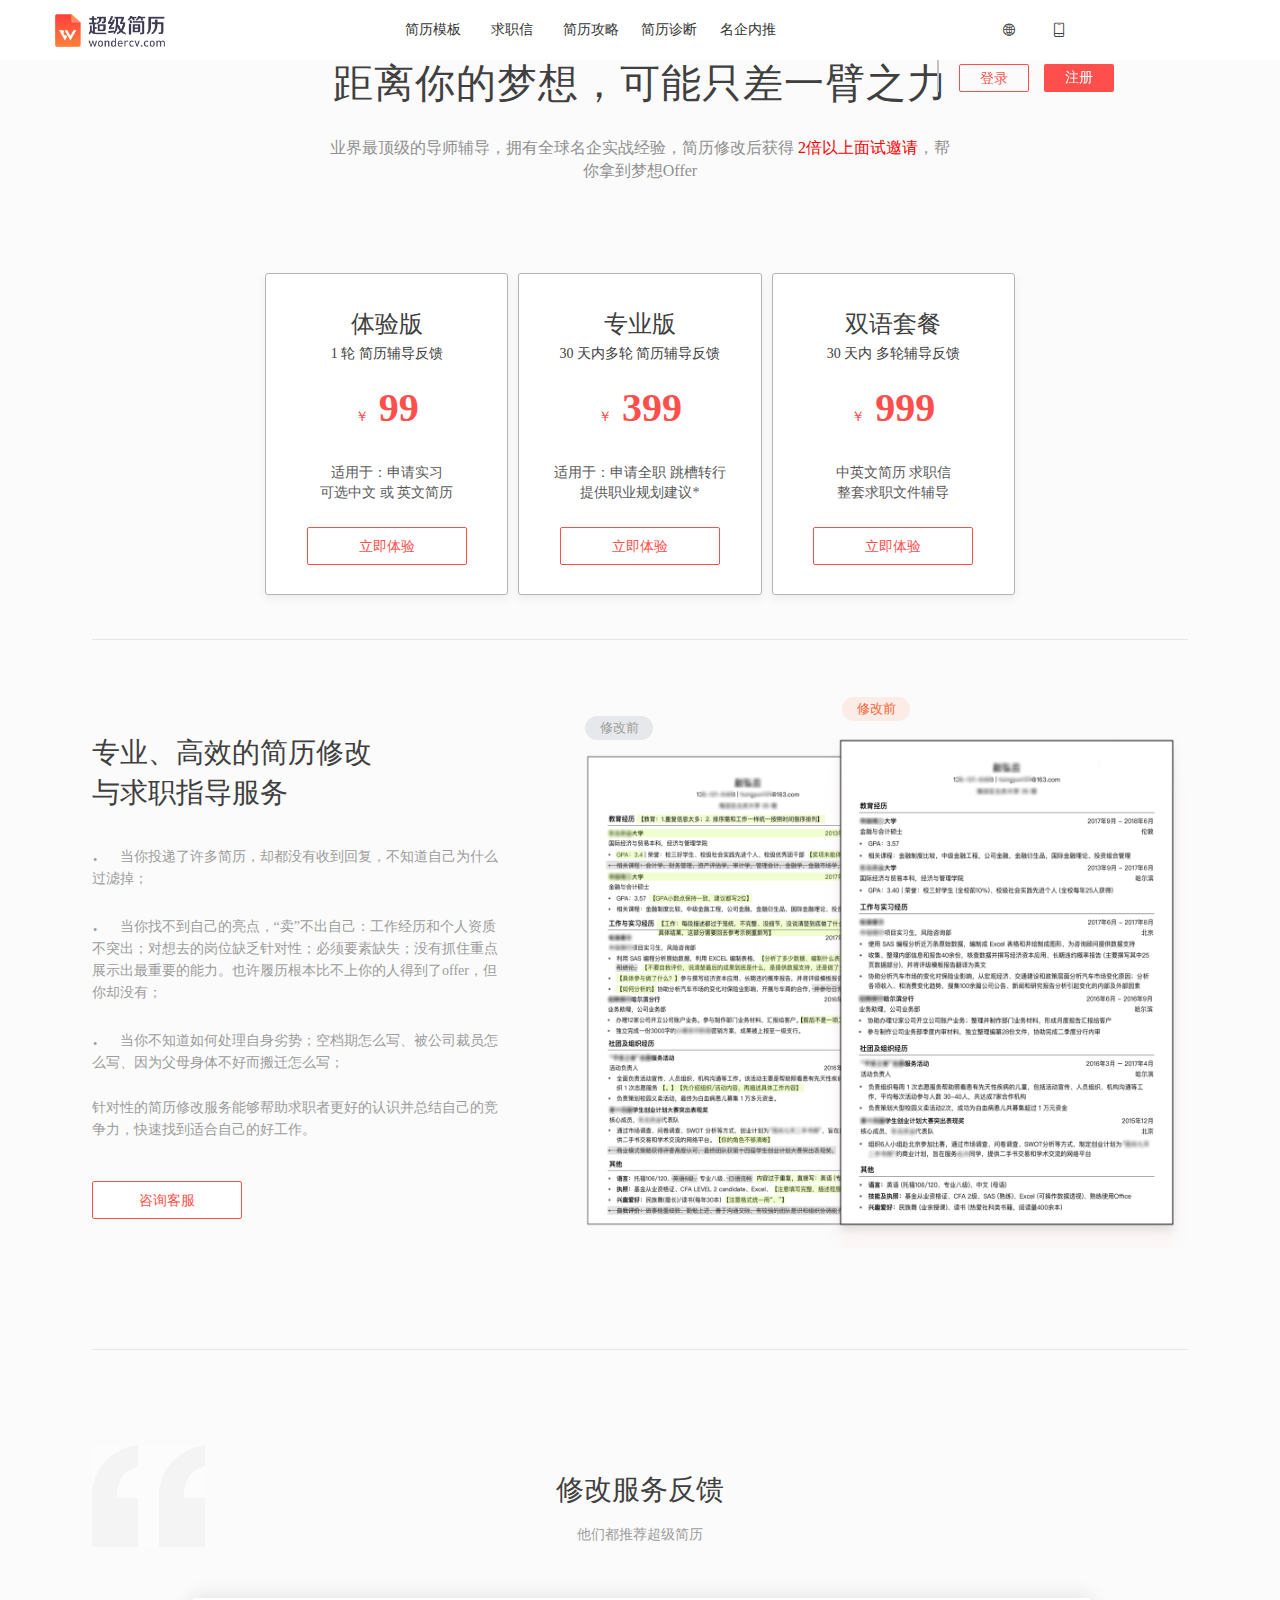
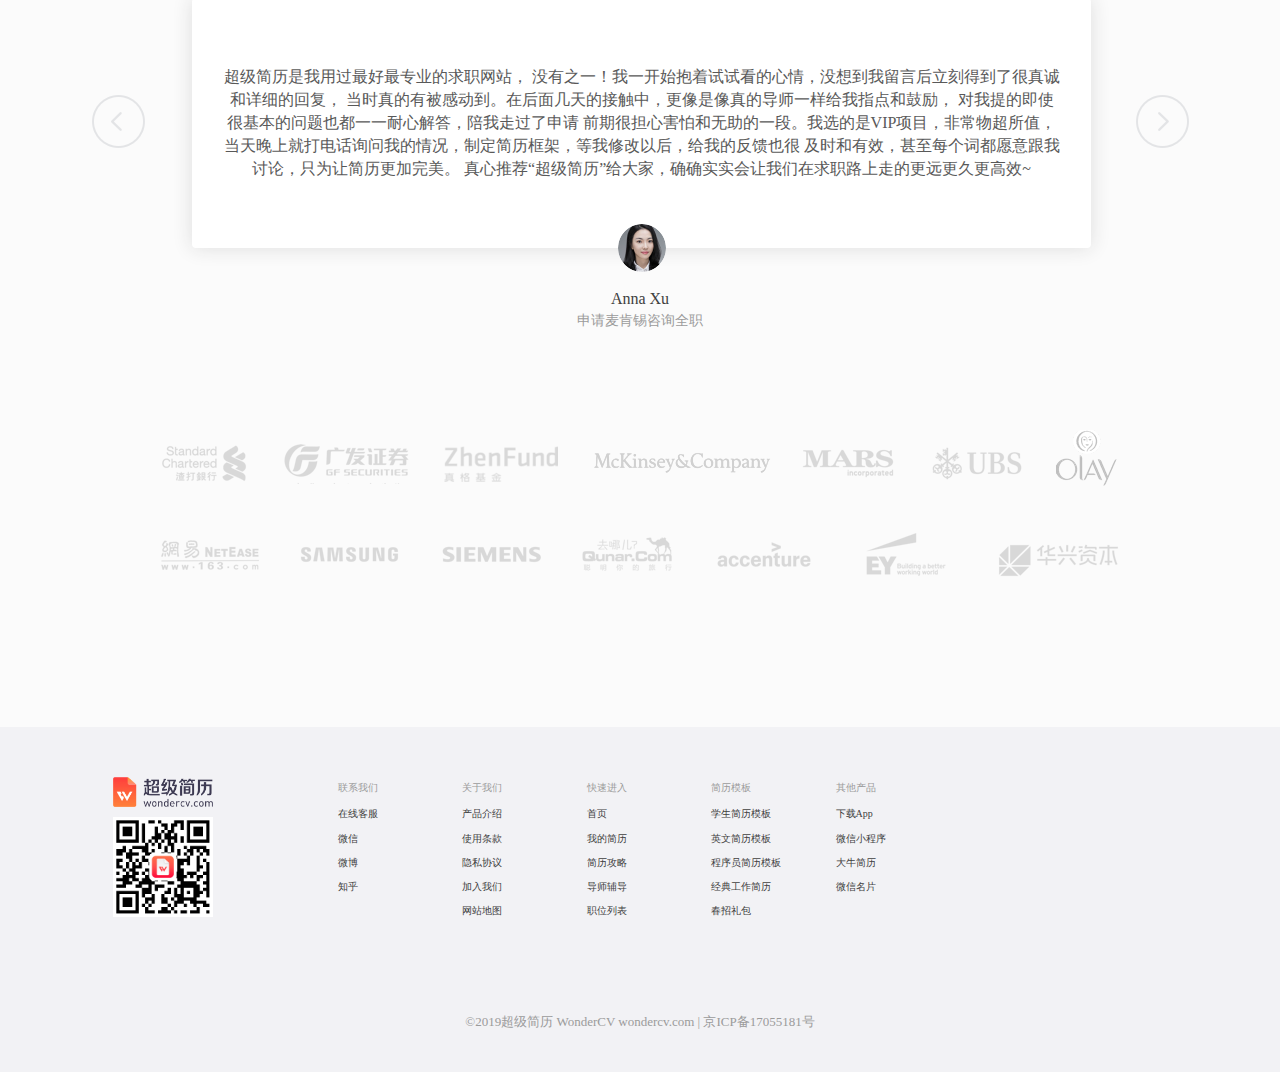
<file: 超级简历/er_menu/zhenduan.html>
<!DOCTYPE html>
<html>
	<head>
		<meta charset="UTF-8">
		<title></title>
		<link rel="stylesheet" type="text/css" media="screen" href="../layui/css/layui.css" media="all" />
		<script src="../layui/layui.js" type="text/javascript"  charset="utf-8"></script>
		<meta name="viewport" content="width=device-width, initial-scale=1, maximum-scale=1">
		<meta name="viewport" content="width=device-width, initial-scale=1.0">
	<meta http-equiv="X-UA-Compatible" content="ie=edge">
	
	
	
	<script>
		// 导航
	layui.use('element', function(){
	  var element = layui.element; //导航的hover效果、二级菜单等功能，需要依赖element模块
	  
	  //监听导航点击
	  element.on('nav(demo)', function(elem){
		//console.log(elem)
		layer.msg(elem.text());
	  });
	});
	
// 客服
	layui.use('layer', function(){ //独立版的layer无需执行这一句
		var $ = layui.jquery, layer = layui.layer; //独立版的layer无需执行这一句
		
		//触发事件
		var active = {
			setTop: function(){
				var that = this; 
				//多窗口模式，层叠置顶
				layer.open({
					type: 2 //此处以iframe举例
					,title: '当你选择该窗体时，即会在最顶端'
					,area: ['390px', '260px']
					,shade: 0
					,maxmin: true
					,offset: [ //为了演示，随机坐标
						Math.random()*($(window).height()-300)
						,Math.random()*($(window).width()-390)
					] 
					,content: '//layer.layui.com/test/settop.html'
					,btn: ['继续弹出', '全部关闭'] //只是为了演示
					,yes: function(){
						$(that).click(); 
					}
					,btn2: function(){
						layer.closeAll();
					}
					
					,zIndex: layer.zIndex //重点1
					,success: function(layero){
						layer.setTop(layero); //重点2
					}
				});
			}
			,offset: function(othis){
				var type = othis.data('type')
				,text = othis.text();
				
				layer.open({
					type: 1
					,anim:2
					,offset: type //具体配置参考：http://www.layui.com/doc/modules/layer.html#offset
					,id: 'layerDemo'+type //防止重复弹出
					,content: '<div style="height: 300px; width: 150px; padding: 20px 100px;">'+ '<textarea style="height: 250px;"></textarea>' +'</div>'
					,btn: '发送'
					,btnAlign: 'c' //按钮居中
					,shade: 0 //不显示遮罩
					,yes: function(){
						layer.closeAll();
					}
				});
			}
		};
		
		$('#layerDemo .layui-btn').on('click', function(){
			var othis = $(this), method = othis.data('method');
			active[method] ? active[method].call(this, othis) : '';
		});
		
	});

	</script>
	
	
		<style type="text/css">
			p{
				color: #595959;
			}
			.banxin{
				padding: 0;
				margin: 0;
				background: #FBFBFB;
				line-height: 1.428571429;
			}
			.big{
				border: 1px #b3b3b3 solid; border-radius: 3px;  height: 320px;background: white;
				    box-shadow: 0 4px 10px 0 rgba(0,0,0,0.06);
			}
			.big:hover{
				border: 1px #FF4F4C solid; border-radius: 3px;background: white;
				solid; border-radius: 3px;background: white;
			}
			.btn{background: white;
			border: 1px solid #FF4F4C;
			color:#FF4F4C;
			}
			.btn:hover{
				background:#FF4F4C ;
				border: 1px solid #FF4F4C;
				color: white;
			}
			.text{
				display: inline;
				line-height: 22px;
				color: #9C9C9C;
			}
			.right-q{
				color: #9C9C9C;
			    background: #E7E8EB;
			    top: -17px;
			    left: 0;
			    position: absolute;
			    width: 68px;
			    height: 24px;
			    border-radius: 16px;
			    font-size: 13px;
			    line-height: 24px;
			    text-align: center;
			}
			.right-h{
				color: #F86331;
			    background: #FBECE7;
			    top: -36px;
			    left: 257px;
			    position: absolute;
			    width: 68px;
			    height: 24px;
			    border-radius: 16px;
			    font-size: 13px;
			    line-height: 24px;
			    text-align: center;	
			}
			.bottom-text{   
				width: 837px;
			    height: 250px;
			    background: #FFFFFF;
			    box-shadow: 0px 0px 20px #ddd;
			    border-radius: 4px;
			    display: flex;
			    justify-content: center;
			    align-items: center;
			    padding-left: 31px;
			    padding-right: 31px;
			    text-align: center;
			    color: #595959;
			    font-size: 16px;
			    position: relative;	
			    left:100px;
			}
			.img{
				display: inline-block;
			    width: 48px;
			    height: 48px;
			    border-radius: 50%;
			    overflow: hidden;
			    position: absolute;
			    left: 50%;
			    margin-left: -24px;
			    bottom: -24px;	
			}
			.bottom-text-xs{
				width: 100%;
			    padding: 30px 10px 0 10px;
			    height: 350px;
			    background: #FFFFFF;
			    border-radius: 4px;
			    text-align: center;
			    color: #595959;
			    font-size: 12px;
			    position: relative;
			    box-shadow: 0px 0px 20px #ddd;
			    display: flex;
    			justify-content: center;
    			align-items: center;
			}
			.img-xs{
				display: inline-block;
			    width: 48px;
			    height: 48px;
			    border-radius: 50%;
			    overflow: hidden;
			    position: absolute;
			    left: 23px;
			    top: 14px;
			}
			
			
			
			
			
			
		*{
			font-family: "微软雅黑";
		}
		.nav{
			background: #FFFFFF;
			height: 60px;
			width: 100%;
			position:fixed;
			z-index: 999;
			top:0px;
			left:0px;
		}
		ul{
			margin-left: 10px;
		}
		li{
			line-height: 60px;
			text-align: center;
			font-size: 14px;
			color: rgb(64,64,64,1);
			margin: 0 -5px;
		}
		a:hover{
			color: rgb(255,79,76,1);
		}
		.layui-icon-website{
			margin-right: 20px;
		}
		.layui-nav-item,.layui-nav{
			height: 50px;
			background: #FFFFFF;
		}
		.layui-nav-child{
			top: 50px;
		}
		.font{
			font-size: 12px;
		}
		.lo{
			float: left;
			width: 80px;
			height: 35px;
			border: 1px solid #FF4F4C;
			color: #FF4F4C;
			border-radius: 3px;
			line-height: 35px;
			margin-left: 38px;
			margin-top: 10px;
		}
		.ro{
			border: rgb(255,79,76,1) solid 1px;
			background-color: #FFFFFF;
		}
		.lo:hover{
			background: rgb(255,79,76,1);
			color: #FFFFFF;
			cursor: pointer;
		}
		.clo{
			color: #FF4F4C;
			cursor: pointer;
		}
		.nav-left{
			width: 70px;
			height: 28px;
			border: rgb(255,79,76,1) solid 1px;
			color: rgb(255,79,76,1);
			border-radius: 2px;
			margin-top: 4px;
			line-height: 28px;
			margin-left: 20px;
		}
		.nav-left:hover{
			background: rgb(255,79,76,1);
			color: #FFFFFF;
			cursor: pointer;
		}
		.nav-rigth{
			width: 70px;
			height: 28px;
			color: #FFFFFF;
			border-radius: 2px;
			background: rgb(255,79,76,1);
			margin-top: 4px;
			line-height: 28px;
			margin-left: 20px;
			cursor: pointer;
		}
		.nav-rigth:hover{
			background: rgb(255,79,76,.8);
		}
		.footer{
			height: 470px;
			width: 100%;
			bottom: 0;
			z-index: -1;
			position: relative;
			overflow: hidden;
		}
		.boot{
			width: 40%; 
			height: 80px; 
			background: #ff4f4c;
			border-radius: 3px;
			margin: -30px auto;
			line-height: 80px;
		}
		.boot{
			color: #FFFFFF;
			font-size: 18px;
		}
		.boot div{
			width: 134px;
			height: 42px;
			background-color: #FFFFFF;
			float: right;
			margin-top: 20px;
			position: relative;
			line-height: 42px;
			text-align: center;
			font-size: 14px;
			border-radius: 3px;
			margin-right: 30px;
		}
		.mast p{
			font-size: 10px;
			margin: 10px 0;
			color: rgb(64,64,64,1);
		}
		.mast a{
			font-size: 10px;
			color: rgb(155,155,155,1);
		}
		.lang{
			width: 60px;
			height: 30px;
			background: #FF4F4C;
			border-radius: 3px;
			text-align: center;
			line-height: 30px;
			color: #FFFFFF;
		}
		.lang:hover{
			background: rgb(255,79,76,.8);
		}
		.fo p{
			margin-left: 90px;
			height: 18px;
		}
		.foo{}

	
			
		</style>
	</head>
	<body>
			<div class="nav layui-col-md12 layui-col-xs12">
		<div class="layui-col-md1 layui-col-xs3 layui-hide-md layui-col-sm2" style="line-height: 60px;"><a href="../index.html"><img style="width: 100px; margin-left: 30px;" src="images/new_wondercv_logo_zh-CN.png" ></a></div>
		<div class="layui-col-md2 layui-hide-xs layui-col-sm2" style="line-height: 60px;"><a href="../index.html"><img style="width: 110px; margin-left: 55px;" src="images/new_wondercv_logo_zh-CN.png" ></a></div>	
		<ul class="layui-row layui-col-md5 layui-hide-xs layui-col-sm3" style="margin-left: 180px;">
			<li class="layui-col-md2"><a  href="moban.html">简历模板</a></li>
			<li class="layui-col-md2"><a  href="list.html">求职信</a></li>
			<li class="layui-col-md2"><a  href="nave3.html">简历攻略</a></li>
			<li class="layui-col-md2"><a  href="zhenduan.html">简历诊断</a></li>
			<li class="layui-col-md2"><a  href="mingqi1.html">名企内推</a></li>
		</ul>
		<div class="<layui-col-md2 layui-col-sm1 layui-col-xs4" style="margin-left: 50px;">
			<ul class="layui-nav layui-col-md1 layui-col-xs1">
				<li class="layui-nav-item" style="line-height: 60px;">
					<i href="javascript:;" class="layui-icon layui-icon-website" style="cursor: pointer; float: right;"></i>
					<dl class="layui-nav-child">
						<dd><a href="" style="color: rgb(255,79,76,1);">中文</a></dd>
						<dd><a href="">EN</a></dd>
					</dl>			
				</li>
			</ul>
			<ul class="layui-nav layui-col-md1 layui-col-xs1">
				<li class="layui-nav-item" style="line-height: 60px;">
					<i href="javascript:;" class="layui-icon layui-icon-cellphone" style="cursor: pointer;"></i>
					<dl class="layui-nav-child" style="width: 200px; height: 280px;">
						<p class="layui-col-md12 font">扫描下载App 同步编辑</p>
						<div class="layui-tab layui-tab-brief">
						<div class="layui-tab-content">
						<img class="layui-tab-item layui-show" src="images/appDownloadIcon.png" style="width: 65%; float: left; margin-left: 35px;" >
						<img class="layui-tab-item" src="images/wechat-app1.png" style="width: 65%; float: left; margin-left: 35px;" >
						</div>
						<ul class="layui-tab-title" style="border: none;">
						<li class="layui-this lo clo">App</li>
						<li class="lo ro">微信版</li>
						</ul>
						</div>
					</dl>			
				</li>
			</ul>
		</div>
		<ul class="layui-col-md2 layui-col-xs1 layui-col-sm2" style="border-left: #C2C2C2 solid 2px; margin-top: 10px;">
			<a href="denglu.html"><li class="nav-left layui-col-md6">登录</li></a>
			<a href="zhuce.html"><li class="nav-rigth layui-col-md6 layui-hide-xs">注册</li></a>
		</ul>
	</div>
	
	
		
		
		
		
		
		<div class="layui-row">
		<div class="banxin layui-col-md12 layui-hide-xs">
			
		
		
		<div class="layui-row" style="margin: 0 auto;   margin-top: 55px;">
		<div class="layui-row">
		<div class="layui-col-md12" style="text-align: center;font-size: 40px; letter-spacing: 1px; margin-bottom: 25px;color: #404040;">距离你的梦想，可能只差一臂之力</div>
		</div>
		</div>
		
		
		<div class="layui-row" style="margin: 0 auto;  color: #404040;">
		<div class="layui-row">
		<div class="layui-col-md12" style="text-align: center;font-size: 16px; color: #909090;">业界最顶级的导师辅导，拥有全球名企实战经验，简历修改后获得 <a style="color: red;">2倍以上面试邀请</a>，帮</div>
		</div>
		</div>
		
		
		
		<div class="layui-row" style="margin: 0 auto;  color: #404040;">
		<div class="layui-row">
		<div class="layui-col-md12" style="text-align: center;font-size: 16px; color: #909090;padding-bottom: 85px;">你拿到梦想Offer</div>
		</div>
		</div>
		
		<div  class="layui-row"  style="margin-bottom: 39px;">
		<div class="layui-row   layui-col-space10" style="width: 760px;margin: 0 auto;">
			<div class="layui-col-md4 layui-col-xs12"> 
				<div class="big">
						<h3 style="color: #404040; text-align: center;margin-top: 33px; font-size: 24px; font-weight: 500;">体验版</h3>
						<div style="text-align: center; margin-top:3px ;color: #404040;">1 轮 简历辅导反馈</div>
						
						<div style="text-align: center; margin-top:15px ;margin-bottom: 27px;"> <a style="color: #FF4F4C; margin-right: 10px; font-size: 14px;">￥</a><span style="color: #FF4F4C;font-size: 40px; font-weight: 600;">99</span>
							
						</div>
						<div style="text-align: center; margin-top: 13px; margin-bottom: 24px;">
							<p>适用于：申请实习</p>
							<p>可选中文 或 英文简历</p>
						</div>
						<div style="width: 160px;height: 40px; margin: 0 auto;">
						<a href="denglu.html" class="layui-btn layui-btn layui-btn-primary btn" style="width: 160px;" >立即体验</a>
				</div>
			</div>
			</div>
			<div class="layui-col-md4"> <div class="big">
				<h3 style="color: #404040; text-align: center;margin-top: 33px;font-size: 24px; font-weight: 500;">专业版</h3>
						<div style="text-align: center; margin-top:3px ;color: #404040;">30 天内多轮 简历辅导反馈</div>
						
						<div style="text-align: center; margin-top:15px ;margin-bottom: 27px;"> <a style="color: #FF4F4C; margin-right: 10px; font-size: 14px;">￥</a><span style="color: #FF4F4C;font-size: 40px; font-weight: 600;">399</span>
							
						</div>
						<div style="text-align: center; margin-top: 13px; margin-bottom: 24px;">
							<p>适用于：申请全职 跳槽转行</p>
							<p>提供职业规划建议*</p>
						</div>
						<div style="width: 160px;height: 40px; margin: 0 auto;">
						<a href="denglu.html" class="layui-btn layui-btn layui-btn-primary btn" style="width: 160px;" >立即体验</a>
				</div>
			</div></div>
			<div class="layui-col-md4"> <div class="big">
				<h3 style="color: #404040; text-align: center;margin-top: 33px;font-size: 24px; font-weight: 500;">双语套餐</h3>
						<div style="text-align: center; margin-top:3px ;color: #404040;">30 天内 多轮辅导反馈</div>
						
						<div style="text-align: center; margin-top:15px ;margin-bottom: 27px;"> <a style="color: #FF4F4C; margin-right: 10px; font-size: 14px;">￥</a><span style="color: #FF4F4C;font-size: 40px; font-weight: 600;">999</span>
							
						</div>
						<div style="text-align: center; margin-top: 13px; margin-bottom: 24px;">
							<p>中英文简历 求职信</p>
							<p>整套求职文件辅导</p>
						</div>
						<div style="width: 160px;height: 40px; margin: 0 auto;">
						<a href="denglu.html" class="layui-btn layui-btn layui-btn-primary btn" style="width: 160px">立即体验</a>
				</div>
			</div></div>
		</div>
		</div>
		<!--分割线-->
		<div class="layui-row" style="width: 1096px; margin: 0 auto;">
		<hr>
		
		<!--中部-->
		<div class="layui-row" style="padding-top:83px; padding-bottom:91px;">
			
			<!--左文字-->
			<div class="layui-col-md6" style="width: 412px; height: 418px;margin-right: 81px;">
				<h3 style="color: #404040;font-size: 28px;line-height: 40px;width: 300px;margin-bottom: 30px;">专业、高效的简历修改与求职指导服务</h3>
				<div style="margin-bottom: 23px;">
					<div style="font-size: 25px;margin-right: 15px;line-height: 20px;color: #9C9C9C; display: inline;">.	</div>
				<div class="text">当你投递了许多简历，却都没有收到回复，不知道自己为什么过滤掉；</div>
				</div>
				<div style="margin-bottom: 23px;">
					<div style="font-size: 25px;margin-right: 15px;line-height: 20px;color: #9C9C9C; display: inline;">.	</div>
				<div class="text">当你找不到自己的亮点，“卖”不出自己：工作经历和个人资质不突出；对想去的岗位缺乏针对性；必须要素缺失；没有抓住重点展示出最重要的能力。也许履历根本比不上你的人得到了offer，但你却没有；</div>
				</div>
				<div style="margin-bottom: 23px;">
					<div style="font-size: 25px;margin-right: 15px;line-height: 20px;color: #9C9C9C; display: inline;">.	</div>
				<div class="text">当你不知道如何处理自身劣势；空档期怎么写、被公司裁员怎么写、因为父母身体不好而搬迁怎么写；</div>
				</div>
				<div style="margin-bottom: 23px;">
				<div class="text">针对性的简历修改服务能够帮助求职者更好的认识并总结自己的竞争力，快速找到适合自己的好工作。</div>
				<div style="width: 94px;height: 40px; ">
				</div>
						<a href="" class="layui-btn layui-btn layui-btn-primary btn"  style="width:150px;"> 咨询客服</a>
				</div>
				
				
			</div>
			<!--右图片-->
			<div class="layui-col-md6">
				<img src="images/before_after_comp_zh-CN.png" width="603px" height="515.44">
				<div class="right-q">修改前</div>
				<div class="right-h">修改前</div>
				
			</div>
			
		
			
		</div>
			<div class="layui-row" style="width: 1096px; margin: 0 auto;">
		<hr>
	</div>
	
	<!--底部-->
	<div class="layui-row">
	<div class="layui-col-md12 " style=" height: 670px; position: relative;">
		<div style="position: absolute;top: 85px;left: 0;width: 113px;height: 102px;background:url(images/feedback-header-img@2x.png);background-size: 113px;"></div>
		<div style="font-size: 28px;color: #404040;text-align: center; padding-top:110px;">修改服务反馈</div>
		<div style="font-size: 14px;color: #9B9B9B;margin-top: 15px; text-align: center;">他们都推荐超级简历</div>
		
			
			<a href="###" style="position: relative;top:150px"><img src="images/swiper-btn-left.png"></a>
			<a href="###" style="position: relative;top:150px;left: 987px;"><img src="images/swiper-btn-right.png"></a>
		<div class="bottom-text">超级简历是我用过最好最专业的求职网站， 没有之一！我一开始抱着试试看的心情，没想到我留言后立刻得到了很真诚和详细的回复，
			当时真的有被感动到。在后面几天的接触中，更像是像真的导师一样给我指点和鼓励， 对我提的即使很基本的问题也都一一耐心解答，陪我走过了申请
			前期很担心害怕和无助的一段。我选的是VIP项目，非常物超所值，当天晚上就打电话询问我的情况，制定简历框架，等我修改以后，给我的反馈也很
			及时和有效，甚至每个词都愿意跟我讨论，只为让简历更加完美。 真心推荐“超级简历”给大家，确确实实会让我们在求职路上走的更远更久更高效~
		<span class="img"><img src="images/mentor_testimonial_1_zh-CN.png" width="48" height="48"/></span>
		</div>
		<div style="margin-top: 40px;font-size: 16px;color: #404040; text-align: center;">Anna Xu</div>
		<div style="text-align: center;font-size: 14px;color: #9C9C9C;">申请麦肯锡咨询全职</div>	
		</div>
		</div>
		<div style="width: 100%; text-align: center;"><img src="images/lp_new_bottom_company.png"/></div>
		

	</div>
	
	
	
	
	
	
	<div class="layui-row" style="height: 200px; margin-top: 150px; background: #f2f2f5;padding-top: 50px;">
				<div class="layui-col-md2 layui-hide-xs" style="height: 200px; ">
					<div class="layui-row grid-demo grid-demo-bg1">
						<div class="layui-col-md12" style="height: 40px;">
							<img class="layui-col-md6" src="images/new_wondercv_logo_zh-CN.png" style="width: 100px; float: right;" >
						</div>
						<img class="layui-col-md6" src="images/appDownloadIcon.png" style="width: 100px; float: right;" >
						</div>			
				</div>
				<div class="layui-col-md7 layui-hide-xs mast" style="height: 200px;">
					<div class="layui-col-md2" style="height: 200px;"></div>
					<div class="layui-col-md2 layui-col-xs6" style="height: 200px;">
						<a>联系我们</a>
						<p>在线客服</p>
						<p>微信</p>
						<p>微博</p>
						<p>知乎</p>
					</div>
					<div class="layui-col-md2 layui-col-xs6" style="height: 200px;">
						<a>关于我们</a>
						<p>产品介绍</p>
						<p>使用条款</p>
						<p>隐私协议</p>
						<p>加入我们</p>
						<p>网站地图</p>
					</div>
					<div class="layui-col-md2 layui-hide-xs" style="height: 200px;">
						<a>快速进入</a>
						<p>首页</p>
						<p>我的简历</p>
						<p>简历攻略</p>
						<p>导师辅导</p>
						<p>职位列表</p>
					</div>
					<div class="layui-col-md2 layui-hide-xs" style="height: 200px;">
						<a>简历模板</a>
						<p>学生简历模板</p>
						<p>英文简历模板</p>
						<p>程序员简历模板</p>
						<p>经典工作简历</p>
						<p>春招礼包</p>
					</div>
					<div class="layui-col-md2 layui-hide-xs" style="height: 200px;">
						<a>其他产品</a>
						<p>下载App</p>
						<p>微信小程序</p>
						<p>大牛简历</p>
						<p>微信名片</p>
					</div>
				</div>
				
		</div>
		
		<div style="width: 100%;
    text-align: center;
    color: #9B9B9B;
    font-size: 13px;
    padding-top: 36px;
    padding-bottom: 40px;
    background: #f2f2f5;">©2019超级简历 WonderCV wondercv.com | 京ICP备17055181号</div>
		</div>
		
		
		
		
		
		
		
		
		
		
		
		<!--手机-->
		
				<div class="banxin layui-col-xs12 layui-hide-md">
			
		
	
		
		<div class="layui-row" style="margin: 0 auto;   padding-top: 55px;">
		<div class="layui-row">
		<div class="layui-col-md12" style="text-align: center;font-size: 40px; letter-spacing: 1px; margin-bottom: 25px; color: #404040;">距离你的梦想，可能只差一臂之力</div>
		</div>
		</div>
		
		
		<div class="layui-row" style="margin: 0 auto;  color: #404040;">
		<div class="layui-row">
		<div class="layui-col-md12" style="text-align: center;font-size: 16px; color: #909090;">业界最顶级的导师辅导，拥有全球名企实战经验，简历修改后获得 你拿到梦想Offer<a style="color: red;">2倍以上面试邀请</a>，帮</div>
		</div>
		</div>
		
		
		
		<div  class="layui-row"  style="margin-bottom: 39px;">
		<div class="layui-row   layui-col-space10" style="width:76%;margin: 0 auto;">
			<div class="layui-col-md4 layui-col-xs12"> 
				<div class="big">
						<h3 style="color: #404040; text-align: center;margin-top: 33px;font-size: 24px; font-weight: 500;">体验版</h3>
						<div style="text-align: center; margin-top:3px ;color: #404040;">1 轮 简历辅导反馈</div>
						
						<div style="text-align: center; margin-top:15px ;margin-bottom: 27px;"> <a style="color: #FF4F4C; margin-right: 10px; font-size: 14px;">￥</a><span style="color: #FF4F4C;font-size: 40px; font-weight: 600;">99</span>
							
						</div>
						<div style="text-align: center; margin-top: 13px; margin-bottom: 24px;">
							<p>适用于：申请实习</p>
							<p>可选中文 或 英文简历</p>
						</div>
						<div style="width: 160px;height: 40px; margin: 0 auto;">
						<a href="denglu.html" class="layui-btn layui-btn layui-btn-primary btn" style="width: 160px;" >立即体验</a>
				</div>
			</div>
			</div>
			<div class="layui-col-md4 layui-col-xs12"> <div class="big">
				<h3 style="color: #404040; text-align: center;margin-top: 33px;font-size: 24px; font-weight: 500;">专业版</h3>
						<div style="text-align: center; margin-top:3px ;color: #404040;">30 天内多轮 简历辅导反馈</div>
						
						<div style="text-align: center; margin-top:15px ;margin-bottom: 27px;"> <a style="color: #FF4F4C; margin-right: 10px; font-size: 14px;">￥</a><span style="color: #FF4F4C;font-size: 40px; font-weight: 600;">399</span>
							
						</div>
						<div style="text-align: center; margin-top: 13px; margin-bottom: 24px;">
							<p>适用于：申请全职 跳槽转行</p>
							<p>提供职业规划建议*</p>
						</div>
						<div style="width: 160px;height: 40px; margin: 0 auto;">
						<a href="denglu.html" class="layui-btn layui-btn layui-btn-primary btn" style="width: 160px">立即体验</a>
				</div>
			</div></div>
			<div class="layui-col-md4 layui-col-xs12"> <div class="big">
				<h3 style="color: #404040; text-align: center;margin-top: 33px;font-size: 24px; font-weight: 500;">双语套餐</h3>
						<div style="text-align: center; margin-top:3px ;color: #404040;">30 天内 多轮辅导反馈</div>
						
						<div style="text-align: center; margin-top:12px ;margin-bottom: 27px;"> <a style="color: #FF4F4C; margin-right: 10px; font-size: 14px;">￥</a><span style="color: #FF4F4C;font-size: 40px; font-weight: 600;">999</span>
							
						</div>
						<div style="text-align: center; margin-top: 13px; margin-bottom: 24px;">
							<p>中英文简历 求职信</p>
							<p>整套求职文件辅导</p>
						</div>
						<div style="width: 160px;height: 40px; margin: 0 auto;">
						<a href="denglu.html" class="layui-btn layui-btn layui-btn-primary btn"style="width: 160px;" >立即体验</a>
				</div>
			</div></div>
		</div>
		</div>
		<div style=" width: 67%;font-size: 21px;margin: 0 auto;text-align: center;margin-top: 70px;line-height: 40px;color: #404040;">专业、高效的简历修改与求职指导服务</div>
		<div style="text-align: center;margin-top: 18px;"><img src="images/修改前.png" width="80%"></div>
		
		<div style="width: 80%; margin: 0 auto;margin-top:15px ;">
				<div style="margin-bottom: 23px;">
					<div style="font-size: 25px;margin-right: 15px;line-height: 20px;color: #9C9C9C; display: inline;">.	</div>
				<div class="text">当你投递了许多简历，却都没有收到回复，不知道自己为什么过滤掉；</div>
				</div>
				<div style="margin-bottom: 23px;">
					<div style="font-size: 25px;margin-right: 15px;line-height: 20px;color: #9C9C9C; display: inline;">.	</div>
				<div class="text">当你找不到自己的亮点，“卖”不出自己：工作经历和个人资质不突出；对想去的岗位缺乏针对性；必须要素缺失；没有抓住重点展示出最重要的能力。也许履历根本比不上你的人得到了offer，但你却没有；</div>
				</div>
				<div style="margin-bottom: 23px;">
					<div style="font-size: 25px;margin-right: 15px;line-height: 20px;color: #9C9C9C; display: inline;">.	</div>
				<div class="text">当你不知道如何处理自身劣势；空档期怎么写、被公司裁员怎么写、因为父母身体不好而搬迁怎么写；</div>
				</div>
				<div>
				<div class="text">针对性的简历修改服务能够帮助求职者更好的认识并总结自己的竞争力，快速找到适合自己的好工作。</div>
				<div style="width: 94px;height: 20px; ">
				</div>
				<div style="text-align: center;"><a href="" class="layui-btn layui-btn layui-btn-primary btn"  style="width:150px;"> 咨询客服</a></div>
				<div style="font-size: 28px;color: #404040;text-align: center; margin-top: 44px;">修改服务反馈</div>
		<div style="font-size: 14px;color: #9B9B9B; text-align: center;padding-bottom: 27px;">他们都推荐超级简历</div>
		<div style="position: relative;">
		<div class="bottom-text-xs">超级简历是我用过最好最专业的求职网站， 没有之一！我一开始抱着试试看的心情，没想到我留言后立刻得到了很真诚和详细的回复，
			当时真的有被感动到。在后面几天的接触中，更像是像真的导师一样给我指点和鼓励， 对我提的即使很基本的问题也都一一耐心解答，陪我走过了申请
			前期很担心害怕和无助的一段。我选的是VIP项目，非常物超所值，当天晚上就打电话询问我的情况，制定简历框架，等我修改以后，给我的反馈也很
			及时和有效，甚至每个词都愿意跟我讨论，只为让简历更加完美。 真心推荐“超级简历”给大家，确确实实会让我们在求职路上走的更远更久更高效~</div>
			
			<span class="img-xs"><img src="images/mentor_testimonial_1_zh-CN.png" height="48px"width="48px"/></span>
			<div style="margin-top: 0px;font-size: 16px;color: #404040;position: absolute;left: 90px;top: 20px;">Anna Xu</div>
			<div style="    font-size: 14px;color: #9C9C9C;position: absolute;left: 90px;top: 40px;">申请麦肯锡咨询全职</div>
		</div>
		</div>
		<div style="text-align: center;margin-bottom: 14px; color: #404040;padding-top: 75px;">超级简历的用户成功进入了这些公司</div>
		<img src="images/lp_new_bottom_company.png" width="100%">
		</div>
		
		<div class="footer layui-col-md12" style="z-index: 999; background: #f2f2f4; ">	
		<div class="layui-col-xs12 layui-hide-md mast" style="margin-top: 150px;">
			<div class="layui-col-md2 layui-col-xs4" style="height: 200px; margin-left: 100px;">
				<a>联系我们</a>
				<p>在线客服</p>
				<p>微信</p>
				<p>微博</p>
				<p>知乎</p>
			</div>
			<div class="layui-col-md2 layui-col-xs4" style="height: 200px;">
				<a>关于我们</a>
				<p>产品介绍</p>
				<p>使用条款</p>
				<p>隐私协议</p>
				<p>加入我们</p>
				<p>网站地图</p>
			</div>
			</div>
			
			
			<div class="layui-row layui-col-xs12 layui-hide-md" style="height: 40px; font-size: 10px; color: rgb(155,155,155,1); text-align: center;">
			<p>© 2019 超级简历 WonderCV wondercv.com | 京ICP备17055181号</p>
		</div>
		
		
		
		
		
			
			
		
		
		
	</body>
</html>
</file>
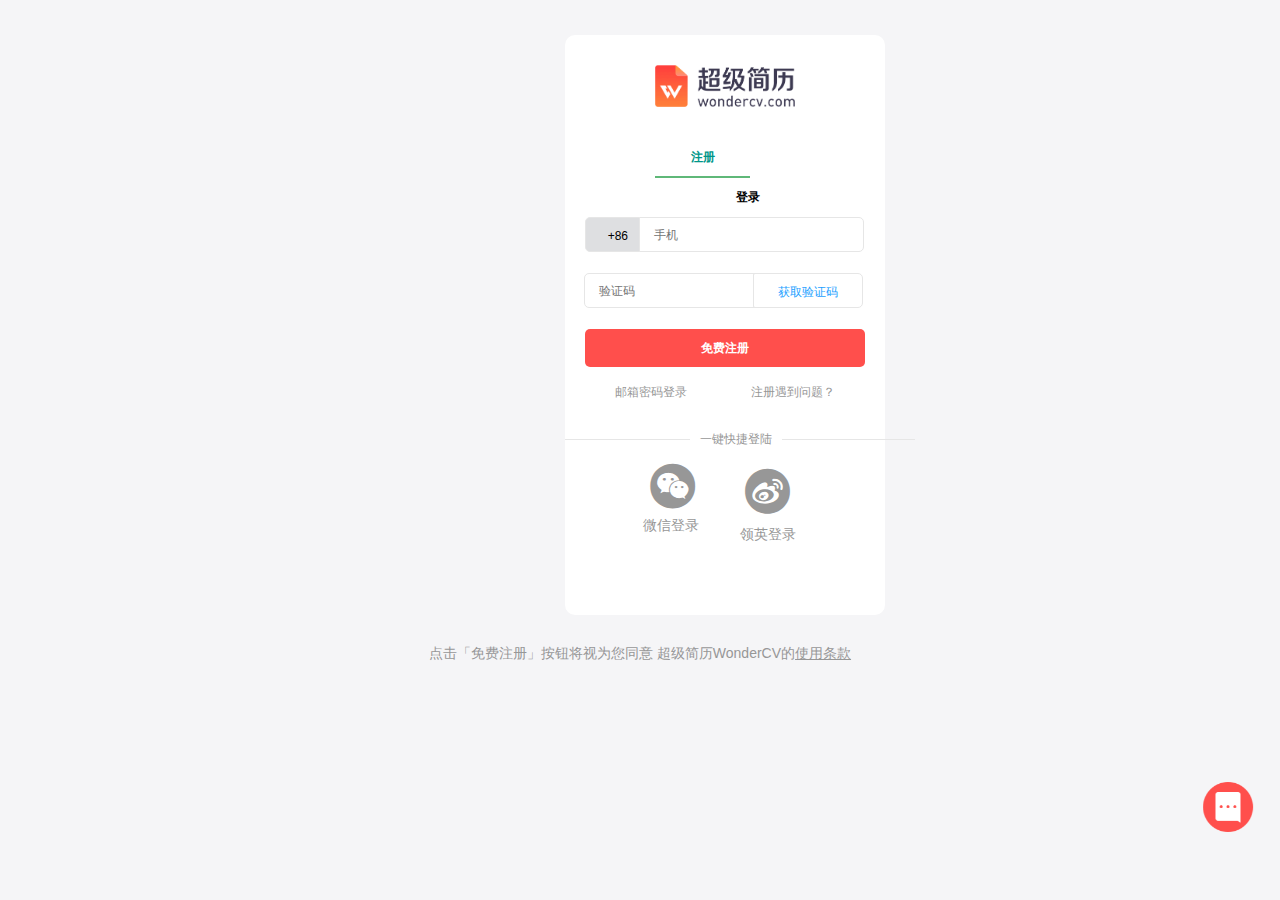
<file: 超级简历/er_menu/zhuce.html>
<!DOCTYPE html>
<html lang="en">
<head>
	<meta charset="UTF-8">
	<title>超级简历</title>
	<meta name="viewport" content="width=device-width, initial-scale=1, maximum-scale=1">
    <link rel="stylesheet" href="../layui/css/layui.css">
    <script type="text/javascript" src="../layui/layui.js"></script>
	<script src="../js/index.js" type="text/javascript" charset="utf-8"></script>
	<script type="text/javascript">
// 选项卡		
		layui.use('element', function(){
		var $ = layui.jquery
		  ,element = layui.element; //Tab的切换功能，切换事件监听等，需要依赖element模块
		  
		//触发事件
		var active = {
		    tabChange: function(){
		      //切换到指定Tab项
		      element.tabChange('demo', '22'); //切换到：用户管理
		    }
		};
		$('.site-demo-active').on('click', function(){
			var othis = $(this), type = othis.data('type');
			    active[type] ? active[type].call(this, othis) : '';
			});
			  
			  //Hash地址的定位
			var layid = location.hash.replace(/^#test=/, '');
			element.tabChange('test', layid);
			  
			element.on('tab(test)', function(elem){
			    location.hash = 'test='+ $(this).attr('lay-id');
			});
		  
		});
		
		
		
		
	layui.use(['form', 'layedit', 'laydate'], function(){
	  var form = layui.form
	  ,layer = layui.layer
	  ,layedit = layui.layedit
	  ,laydate = layui.laydate;
	  
	  //日期
	  laydate.render({
		elem: '#date'
	  });
	  laydate.render({
		elem: '#date1'
	  });
	  
	  //创建一个编辑器
	  var editIndex = layedit.build('LAY_demo_editor');
	 
	  //自定义验证规则
	  form.verify({
		title: function(value){
		  if(value.length < 5){
			return '标题至少得5个字符啊';
		  }
		}
		,pass: [
		  /^[\S]{6,12}$/
		  ,'密码必须6到12位，且不能出现空格'
		]
		,content: function(value){
		  layedit.sync(editIndex);
		}
	  });
	  
	  //监听指定开关
	  form.on('switch(switchTest)', function(data){
		layer.msg('开关checked：'+ (this.checked ? 'true' : 'false'), {
		  offset: '6px'
		});
		layer.tips('温馨提示：请注意开关状态的文字可以随意定义，而不仅仅是ON|OFF', data.othis)
	  });
	  
	  //监听提交
	  form.on('submit(demo1)', function(data){
		layer.alert(JSON.stringify(data.field), {
		  title: '最终的提交信息'
		})
		return false;
	  });
	 
	  //表单初始赋值
	  form.val('example', {
		"username": "贤心" // "name": "value"
		,"password": "123456"
		,"interest": 1
		,"like[write]": true //复选框选中状态
		,"close": true //开关状态
		,"sex": "女"
		,"desc": "我爱 layui"
	  })  
	});
	
// 弹出层	
	layui.use('layer', function(){ //独立版的layer无需执行这一句
	  var $ = layui.jquery, layer = layui.layer; //独立版的layer无需执行这一句
	  
	  //触发事件
	  var active = {
		setTop: function(){
		  var that = this; 
		  //多窗口模式，层叠置顶
		  layer.open({
			type: 2 //此处以iframe举例
			,title: '当你选择该窗体时，即会在最顶端'
			,area: ['390px', '260px']
			,shade: 0
			,maxmin: true
			,offset: [ //为了演示，随机坐标
			  Math.random()*($(window).height()-300)
			  ,Math.random()*($(window).width()-390)
			] 
			,content: '//layer.layui.com/test/settop.html'
			,btn: ['继续弹出', '全部关闭'] //只是为了演示
			,yes: function(){
			  $(that).click(); 
			}
			,btn2: function(){
			  layer.closeAll();
			}
			
			,zIndex: layer.zIndex //重点1
			,success: function(layero){
			  layer.setTop(layero); //重点2
			}
		  });
		}
		,confirmTrans: function(){
		  //配置一个透明的询问框
		  layer.msg('大部分参数都是可以公用的<br>合理搭配，展示不一样的风格', {
			time: 20000, //20s后自动关闭
			btn: ['明白了', '知道了', '哦']
		  });
		}
		,notice: function(){
		  //示范一个公告层
		  layer.open({
			type: 1
			,title: false //不显示标题栏
			,closeBtn: false
			,area: '300px;'
			,shade: 0.8
			,id: 'LAY_layuipro' //设定一个id，防止重复弹出
			,btn: ['火速围观', '残忍拒绝']
			,btnAlign: 'c'
			,moveType: 1 //拖拽模式，0或者1
			,content: '<div style="padding: 50px; line-height: 22px; background-color: #393D49; color: #fff; font-weight: 300;">你知道吗？亲！<br>layer ≠ layui<br><br>layer只是作为Layui的一个弹层模块，由于其用户基数较大，所以常常会有人以为layui是layerui<br><br>layer虽然已被 Layui 收编为内置的弹层模块，但仍然会作为一个独立组件全力维护、升级。<br><br>我们此后的征途是星辰大海 ^_^</div>'
			,success: function(layero){
			  var btn = layero.find('.layui-layer-btn');
			  btn.find('.layui-layer-btn0').attr({
				href: 'http://www.layui.com/'
				,target: '_blank'
			  });
			}
		  });
		}
		,offset: function(othis){
		  var type = othis.data('type')
		  ,text = othis.text();
		  
		  layer.open({
			type: 1
			,offset: type //具体配置参考：http://www.layui.com/doc/modules/layer.html#offset
			,id: 'layerDemo'+type //防止重复弹出
			,content: '<div style="padding: 20px 100px;">'+ text +'</div>'
			,btn: '关闭全部'
			,btnAlign: 'c' //按钮居中
			,shade: 0 //不显示遮罩
			,yes: function(){
			  layer.closeAll();
			}
		  });
		}
	  };
	  
	  $('#layerDemo .layui-btn').on('click', function(){
		var othis = $(this), method = othis.data('method');
		active[method] ? active[method].call(this, othis) : '';
	  });
	  
	});

	
	</script>
	<style type="text/css">
		body{
			background-color: #f5f5f7;
		}
		#wechat:hover{
			color:#54db7a;
		}
		#in:hover{
			color:#1E9FFF;
		}
    </style>
</head>
<body>
	<div class="layui-row">
		<div class="layui-col-md12 layui-col-sm12 layui-hide-xs" style="height: 35px;"></div>
		<div class="layui-col-md4 layui-col-sm4 layui-hide-xs" style="width: 512px;height: 200px;"></div>
		<div class="layui-col-md4 layui-col-sm4 layui-col-xs12">
			<div class="denglu" style="width: 75%;height:580px;margin: 0 auto;background-color: #ffffff;border-radius:10px">
				<a href="../index.html"><img src="../images/new_wondercv_logo_zh-CN.png" style="display: block;margin:0 auto;width: 140px; padding-top: 30px;"></a>
				<div class="layui-tab layui-tab-brief" lay-filter="docDemoTabBrief" style="margin-top: 30px;">
  					<ul class="layui-tab-title" style="border:none;">
				    	<li class="layui-this" style="margin-left: 90px;font-weight: bold; font-size: 12px;">注册</li>
				    	<li style="float: right;margin-right: 90px;font-weight: bold; font-size: 12px;">登录</li>
				  	</ul>
				  	<div class="layui-tab-content" style="height: 100px;">
				    	<div class="layui-tab-item layui-show" style="width: 310px;height: 160px;margin:0 auto;margin-top: 30px;">
							<form class="layui-form layui-form-pane" action="">
						  		<div class="layui-form-item" style="border-color: #dedfe1;">
						    		<label class="layui-form-label" style="width: 65px;height: 35px;background-color: rgb(222,223,225);border-top-left-radius:5px;border-bottom-left-radius: 5px; font-size: 12px; margin-left: 10px;">+86</label>
						    		<div class="layui-input-block">
						      			<input type="text" name="title" autocomplete="off" placeholder=" 手机" class="layui-input" style="margin-left: -45px;width: 225px;height: 35px;border-top-right-radius:5px;border-bottom-right-radius: 5px; font-size: 12px;">
						    		</div>
						  		</div>
						  		<div class="layui-form-item">
						  			<div class="layui-input-block" style="margin-left: 0px;width: 180px;">
						      			<input type="text" name="title" autocomplete="off" placeholder=" 验证码" class="layui-input" style="height: 35px;border-top-left-radius:5px;border-bottom-left-radius: 5px;margin-top: 20px; margin-left: 10px; font-size: 12px;">
						    		</div>
						  			<label class="layui-form-label" style="float: right;width: 110px;height: 35px;margin-top:-36px;background-color: #ffffff;border-top-right-radius:5px;border-bottom-right-radius: 5px;color: #1E9FFF; margin-right: 22px; font-size: 12px;">获取验证码</label>
						   		</div>
						  		<div class="layui-form-item">
						    		<button class="layui-btn layui-btn-fluid" lay-submit="" lay-filter="demo2" style="background-color: rgb(255,79,76);font-size: 12px;font-weight: bold;margin-top: 5px;border-radius: 5px; width: 280px; margin-left: 10px;">免费注册</button>
						  		</div>
							</form>
				    	</div>
				    	<div class="layui-tab-item" style="width: 310px;height: 160px;margin:0 auto;margin-top: 30px;">
				    		<form class="layui-form layui-form-pane" action="">
				    			<div class="layui-form-item" style="border-color: #dedfe1;">
				    				<label class="layui-form-label" style="width: 65px;height: 35px;background-color: rgb(222,223,225);border-top-left-radius:5px;border-bottom-left-radius: 5px; font-size: 12px; margin-left: 10px;">+86</label>
				    				<div class="layui-input-block">
				    		  			<input type="text" name="title" autocomplete="off" placeholder=" 手机" class="layui-input" style="margin-left: -45px;width: 225px;height: 35px;border-top-right-radius:5px;border-bottom-right-radius: 5px; font-size: 12px;">
				    				</div>
				    			</div>
				    			<div class="layui-form-item">
				    				<div class="layui-input-block" style="margin-left: 0px;width: 180px;">
				    		  			<input type="text" name="title" autocomplete="off" placeholder=" 验证码" class="layui-input" style="height: 35px;border-top-left-radius:5px;border-bottom-left-radius: 5px;margin-top: 20px; margin-left: 10px; font-size: 12px;">
				    				</div>
				    				<label class="layui-form-label" style="float: right;width: 110px;height: 35px;margin-top:-36px;background-color: #ffffff;border-top-right-radius:5px;border-bottom-right-radius: 5px;color: #1E9FFF; margin-right: 22px; font-size: 12px;">获取验证码</label>
				    			</div>
				    			<div class="layui-form-item">
									<div class="layui-form-item">
										<button class="layui-btn layui-btn-fluid" lay-submit="" lay-filter="demo2" style="background-color: rgb(255,79,76);font-size: 12px;font-weight: bold;margin-top: 5px;border-radius: 5px; width: 280px; margin-left: 10px;">登录</button>
									</div>
								</div>
				    		</form>
						</div>
				  	</div>
				</div> 
			<a href="" style="display: block;float: left;margin-top: 75px;margin-left: 50px;color: #979797; font-size: 12px;">邮箱密码登录</a>
			<a href="jiqiren.html" style="display: block;float: right;margin-top: 75px;margin-right: 50px;color: #979797; font-size: 12px;">注册遇到问题？</a>
			<div class="layui-row">
				<div class="layui-col-md12 layui-col-sm12 layui-hide-xs">
					<fieldset class="layui-elem-field layui-field-title" style="width: 350px;margin: 0 auto;margin-top: 30px;">
  						<legend style="display: block;font-size: 12px;color: #979797;margin-left: 125px;">一键快捷登陆</legend>
					</fieldset>
				</div>
			</div>
			
			<div class="site-demo-button" id="layerDemo" style="margin-bottom: 0;">
				<button class="layui-btn" data-method="notice" style="background: rgba(0,0,0,0); margin-left: -20px;">
					<div class="wechat" style="float: left;margin-left: 80px; margin-top: 20px;border-radius: 100%;width: 60px;height: 60px;">
						<a id="wechat" href="" style="color: #979797;"><i class="layui-icon layui-icon-login-wechat" id="wechat" style="font-size: 45px;"><p style="font-size: 14px; margin-left: -5px;">微信登录</p></i></a>
					</div>
				</button>
			</div>
			<div class="in" style="float: right;margin-right: 80px; margin-top: -19px;border-radius: 100%;width: 60px;height: 60px;">
				<!-- <a href="" id="in" style="display: block;text-align: center;font-size: 30px;font-weight: bold;">in</a> -->
				<a id="in" href="" style="color: #979797;"><i class="layui-icon layui-icon-login-weibo" id="in" style="font-size: 45px;"><p style="font-size: 14px;margin-top: 10px; margin-left: -5px;">领英登录</p></i></a>
			</div>
		</div>
	</div>
		<div class="layui-col-md12 layui-col-sm12 layui-col-xs12" style="margin-top: 30px;">
			<p style="text-align: center;color: #979797;">点击「免费注册」按钮将视为您同意 超级简历WonderCV的<a href="tiaokuan.html" style="text-decoration: underline;color: #979797;">使用条款</a></p>
		</div>
	</div>	
	
	<div class="site-demo-button" id="layerDemo" style="margin-bottom: 0;">
		<button class="layui-btn layui-btn-normal" data-type="rb" data-method="offset" style="background: rgba(0,0,0,0); position:fixed; z-index: 2; bottom:80px; right:-50px;"><img src="../images/新客服_1530523129_941.png" style="width: 30%;" ></button>
	</div>
</body>
</html>
</file>
<file: 超级简历/layui/css/layui.css>
/** layui-v2.4.5 MIT License By https://www.layui.com */
 .layui-inline,img{display:inline-block;vertical-align:middle}h1,h2,h3,h4,h5,h6{font-weight:400}.layui-edge,.layui-header,.layui-inline,.layui-main{position:relative}.layui-elip,.layui-form-checkbox span,.layui-form-pane .layui-form-label{text-overflow:ellipsis;white-space:nowrap}.layui-btn,.layui-edge,.layui-inline,img{vertical-align:middle}.layui-btn,.layui-disabled,.layui-icon,.layui-unselect{-webkit-user-select:none;-ms-user-select:none;-moz-user-select:none}blockquote,body,button,dd,div,dl,dt,form,h1,h2,h3,h4,h5,h6,input,li,ol,p,pre,td,textarea,th,ul{margin:0;padding:0;-webkit-tap-highlight-color:rgba(0,0,0,0)}a:active,a:hover{outline:0}img{border:none}li{list-style:none}table{border-collapse:collapse;border-spacing:0}h4,h5,h6{font-size:100%}button,input,optgroup,option,select,textarea{font-family:inherit;font-size:inherit;font-style:inherit;font-weight:inherit;outline:0}pre{white-space:pre-wrap;white-space:-moz-pre-wrap;white-space:-pre-wrap;white-space:-o-pre-wrap;word-wrap:break-word}body{line-height:24px;font:14px Helvetica Neue,Helvetica,PingFang SC,Tahoma,Arial,sans-serif}hr{height:1px;margin:10px 0;border:0;clear:both}a{color:#333;text-decoration:none}a:hover{color:#777}a cite{font-style:normal;*cursor:pointer}.layui-border-box,.layui-border-box *{box-sizing:border-box}.layui-box,.layui-box *{box-sizing:content-box}.layui-clear{clear:both;*zoom:1}.layui-clear:after{content:'\20';clear:both;*zoom:1;display:block;height:0}.layui-inline{*display:inline;*zoom:1}.layui-edge{display:inline-block;width:0;height:0;border-width:6px;border-style:dashed;border-color:transparent;overflow:hidden}.layui-edge-top{top:-4px;border-bottom-color:#999;border-bottom-style:solid}.layui-edge-right{border-left-color:#999;border-left-style:solid}.layui-edge-bottom{top:2px;border-top-color:#999;border-top-style:solid}.layui-edge-left{border-right-color:#999;border-right-style:solid}.layui-elip{overflow:hidden}.layui-disabled,.layui-disabled:hover{color:#d2d2d2!important;cursor:not-allowed!important}.layui-circle{border-radius:100%}.layui-show{display:block!important}.layui-hide{display:none!important}@font-face{font-family:layui-icon;src:url(../font/iconfont.eot?v=240);src:url(../font/iconfont.eot?v=240#iefix) format('embedded-opentype'),url(../font/iconfont.svg?v=240#iconfont) format('svg'),url(../font/iconfont.woff?v=240) format('woff'),url(../font/iconfont.ttf?v=240) format('truetype')}.layui-icon{font-family:layui-icon!important;font-size:16px;font-style:normal;-webkit-font-smoothing:antialiased;-moz-osx-font-smoothing:grayscale}.layui-icon-reply-fill:before{content:"\e611"}.layui-icon-set-fill:before{content:"\e614"}.layui-icon-menu-fill:before{content:"\e60f"}.layui-icon-search:before{content:"\e615"}.layui-icon-share:before{content:"\e641"}.layui-icon-set-sm:before{content:"\e620"}.layui-icon-engine:before{content:"\e628"}.layui-icon-close:before{content:"\1006"}.layui-icon-close-fill:before{content:"\1007"}.layui-icon-chart-screen:before{content:"\e629"}.layui-icon-star:before{content:"\e600"}.layui-icon-circle-dot:before{content:"\e617"}.layui-icon-chat:before{content:"\e606"}.layui-icon-release:before{content:"\e609"}.layui-icon-list:before{content:"\e60a"}.layui-icon-chart:before{content:"\e62c"}.layui-icon-ok-circle:before{content:"\1005"}.layui-icon-layim-theme:before{content:"\e61b"}.layui-icon-table:before{content:"\e62d"}.layui-icon-right:before{content:"\e602"}.layui-icon-left:before{content:"\e603"}.layui-icon-cart-simple:before{content:"\e698"}.layui-icon-face-cry:before{content:"\e69c"}.layui-icon-face-smile:before{content:"\e6af"}.layui-icon-survey:before{content:"\e6b2"}.layui-icon-tree:before{content:"\e62e"}.layui-icon-upload-circle:before{content:"\e62f"}.layui-icon-add-circle:before{content:"\e61f"}.layui-icon-download-circle:before{content:"\e601"}.layui-icon-templeate-1:before{content:"\e630"}.layui-icon-util:before{content:"\e631"}.layui-icon-face-surprised:before{content:"\e664"}.layui-icon-edit:before{content:"\e642"}.layui-icon-speaker:before{content:"\e645"}.layui-icon-down:before{content:"\e61a"}.layui-icon-file:before{content:"\e621"}.layui-icon-layouts:before{content:"\e632"}.layui-icon-rate-half:before{content:"\e6c9"}.layui-icon-add-circle-fine:before{content:"\e608"}.layui-icon-prev-circle:before{content:"\e633"}.layui-icon-read:before{content:"\e705"}.layui-icon-404:before{content:"\e61c"}.layui-icon-carousel:before{content:"\e634"}.layui-icon-help:before{content:"\e607"}.layui-icon-code-circle:before{content:"\e635"}.layui-icon-water:before{content:"\e636"}.layui-icon-username:before{content:"\e66f"}.layui-icon-find-fill:before{content:"\e670"}.layui-icon-about:before{content:"\e60b"}.layui-icon-location:before{content:"\e715"}.layui-icon-up:before{content:"\e619"}.layui-icon-pause:before{content:"\e651"}.layui-icon-date:before{content:"\e637"}.layui-icon-layim-uploadfile:before{content:"\e61d"}.layui-icon-delete:before{content:"\e640"}.layui-icon-play:before{content:"\e652"}.layui-icon-top:before{content:"\e604"}.layui-icon-friends:before{content:"\e612"}.layui-icon-refresh-3:before{content:"\e9aa"}.layui-icon-ok:before{content:"\e605"}.layui-icon-layer:before{content:"\e638"}.layui-icon-face-smile-fine:before{content:"\e60c"}.layui-icon-dollar:before{content:"\e659"}.layui-icon-group:before{content:"\e613"}.layui-icon-layim-download:before{content:"\e61e"}.layui-icon-picture-fine:before{content:"\e60d"}.layui-icon-link:before{content:"\e64c"}.layui-icon-diamond:before{content:"\e735"}.layui-icon-log:before{content:"\e60e"}.layui-icon-rate-solid:before{content:"\e67a"}.layui-icon-fonts-del:before{content:"\e64f"}.layui-icon-unlink:before{content:"\e64d"}.layui-icon-fonts-clear:before{content:"\e639"}.layui-icon-triangle-r:before{content:"\e623"}.layui-icon-circle:before{content:"\e63f"}.layui-icon-radio:before{content:"\e643"}.layui-icon-align-center:before{content:"\e647"}.layui-icon-align-right:before{content:"\e648"}.layui-icon-align-left:before{content:"\e649"}.layui-icon-loading-1:before{content:"\e63e"}.layui-icon-return:before{content:"\e65c"}.layui-icon-fonts-strong:before{content:"\e62b"}.layui-icon-upload:before{content:"\e67c"}.layui-icon-dialogue:before{content:"\e63a"}.layui-icon-video:before{content:"\e6ed"}.layui-icon-headset:before{content:"\e6fc"}.layui-icon-cellphone-fine:before{content:"\e63b"}.layui-icon-add-1:before{content:"\e654"}.layui-icon-face-smile-b:before{content:"\e650"}.layui-icon-fonts-html:before{content:"\e64b"}.layui-icon-form:before{content:"\e63c"}.layui-icon-cart:before{content:"\e657"}.layui-icon-camera-fill:before{content:"\e65d"}.layui-icon-tabs:before{content:"\e62a"}.layui-icon-fonts-code:before{content:"\e64e"}.layui-icon-fire:before{content:"\e756"}.layui-icon-set:before{content:"\e716"}.layui-icon-fonts-u:before{content:"\e646"}.layui-icon-triangle-d:before{content:"\e625"}.layui-icon-tips:before{content:"\e702"}.layui-icon-picture:before{content:"\e64a"}.layui-icon-more-vertical:before{content:"\e671"}.layui-icon-flag:before{content:"\e66c"}.layui-icon-loading:before{content:"\e63d"}.layui-icon-fonts-i:before{content:"\e644"}.layui-icon-refresh-1:before{content:"\e666"}.layui-icon-rmb:before{content:"\e65e"}.layui-icon-home:before{content:"\e68e"}.layui-icon-user:before{content:"\e770"}.layui-icon-notice:before{content:"\e667"}.layui-icon-login-weibo:before{content:"\e675"}.layui-icon-voice:before{content:"\e688"}.layui-icon-upload-drag:before{content:"\e681"}.layui-icon-login-qq:before{content:"\e676"}.layui-icon-snowflake:before{content:"\e6b1"}.layui-icon-file-b:before{content:"\e655"}.layui-icon-template:before{content:"\e663"}.layui-icon-auz:before{content:"\e672"}.layui-icon-console:before{content:"\e665"}.layui-icon-app:before{content:"\e653"}.layui-icon-prev:before{content:"\e65a"}.layui-icon-website:before{content:"\e7ae"}.layui-icon-next:before{content:"\e65b"}.layui-icon-component:before{content:"\e857"}.layui-icon-more:before{content:"\e65f"}.layui-icon-login-wechat:before{content:"\e677"}.layui-icon-shrink-right:before{content:"\e668"}.layui-icon-spread-left:before{content:"\e66b"}.layui-icon-camera:before{content:"\e660"}.layui-icon-note:before{content:"\e66e"}.layui-icon-refresh:before{content:"\e669"}.layui-icon-female:before{content:"\e661"}.layui-icon-male:before{content:"\e662"}.layui-icon-password:before{content:"\e673"}.layui-icon-senior:before{content:"\e674"}.layui-icon-theme:before{content:"\e66a"}.layui-icon-tread:before{content:"\e6c5"}.layui-icon-praise:before{content:"\e6c6"}.layui-icon-star-fill:before{content:"\e658"}.layui-icon-rate:before{content:"\e67b"}.layui-icon-template-1:before{content:"\e656"}.layui-icon-vercode:before{content:"\e679"}.layui-icon-cellphone:before{content:"\e678"}.layui-icon-screen-full:before{content:"\e622"}.layui-icon-screen-restore:before{content:"\e758"}.layui-icon-cols:before{content:"\e610"}.layui-icon-export:before{content:"\e67d"}.layui-icon-print:before{content:"\e66d"}.layui-icon-slider:before{content:"\e714"}.layui-main{width:1140px;margin:0 auto}.layui-header{z-index:1000;height:60px}.layui-header a:hover{transition:all .5s;-webkit-transition:all .5s}.layui-side{position:fixed;left:0;top:0;bottom:0;z-index:999;width:200px;overflow-x:hidden}.layui-side-scroll{position:relative;width:220px;height:100%;overflow-x:hidden}.layui-body{position:absolute;left:200px;right:0;top:0;bottom:0;z-index:998;width:auto;overflow:hidden;overflow-y:auto;box-sizing:border-box}.layui-layout-body{overflow:hidden}.layui-layout-admin .layui-header{background-color:#23262E}.layui-layout-admin .layui-side{top:60px;width:200px;overflow-x:hidden}.layui-layout-admin .layui-body{top:60px;bottom:44px}.layui-layout-admin .layui-main{width:auto;margin:0 15px}.layui-layout-admin .layui-footer{position:fixed;left:200px;right:0;bottom:0;height:44px;line-height:44px;padding:0 15px;background-color:#eee}.layui-layout-admin .layui-logo{position:absolute;left:0;top:0;width:200px;height:100%;line-height:60px;text-align:center;color:#009688;font-size:16px}.layui-layout-admin .layui-header .layui-nav{background:0 0}.layui-layout-left{position:absolute!important;left:200px;top:0}.layui-layout-right{position:absolute!important;right:0;top:0}.layui-container{position:relative;margin:0 auto;padding:0 15px;box-sizing:border-box}.layui-fluid{position:relative;margin:0 auto;padding:0 15px}.layui-row:after,.layui-row:before{content:'';display:block;clear:both}.layui-col-lg1,.layui-col-lg10,.layui-col-lg11,.layui-col-lg12,.layui-col-lg2,.layui-col-lg3,.layui-col-lg4,.layui-col-lg5,.layui-col-lg6,.layui-col-lg7,.layui-col-lg8,.layui-col-lg9,.layui-col-md1,.layui-col-md10,.layui-col-md11,.layui-col-md12,.layui-col-md2,.layui-col-md3,.layui-col-md4,.layui-col-md5,.layui-col-md6,.layui-col-md7,.layui-col-md8,.layui-col-md9,.layui-col-sm1,.layui-col-sm10,.layui-col-sm11,.layui-col-sm12,.layui-col-sm2,.layui-col-sm3,.layui-col-sm4,.layui-col-sm5,.layui-col-sm6,.layui-col-sm7,.layui-col-sm8,.layui-col-sm9,.layui-col-xs1,.layui-col-xs10,.layui-col-xs11,.layui-col-xs12,.layui-col-xs2,.layui-col-xs3,.layui-col-xs4,.layui-col-xs5,.layui-col-xs6,.layui-col-xs7,.layui-col-xs8,.layui-col-xs9{position:relative;display:block;box-sizing:border-box}.layui-col-xs1,.layui-col-xs10,.layui-col-xs11,.layui-col-xs12,.layui-col-xs2,.layui-col-xs3,.layui-col-xs4,.layui-col-xs5,.layui-col-xs6,.layui-col-xs7,.layui-col-xs8,.layui-col-xs9{float:left}.layui-col-xs1{width:8.33333333%}.layui-col-xs2{width:16.66666667%}.layui-col-xs3{width:25%}.layui-col-xs4{width:33.33333333%}.layui-col-xs5{width:41.66666667%}.layui-col-xs6{width:50%}.layui-col-xs7{width:58.33333333%}.layui-col-xs8{width:66.66666667%}.layui-col-xs9{width:75%}.layui-col-xs10{width:83.33333333%}.layui-col-xs11{width:91.66666667%}.layui-col-xs12{width:100%}.layui-col-xs-offset1{margin-left:8.33333333%}.layui-col-xs-offset2{margin-left:16.66666667%}.layui-col-xs-offset3{margin-left:25%}.layui-col-xs-offset4{margin-left:33.33333333%}.layui-col-xs-offset5{margin-left:41.66666667%}.layui-col-xs-offset6{margin-left:50%}.layui-col-xs-offset7{margin-left:58.33333333%}.layui-col-xs-offset8{margin-left:66.66666667%}.layui-col-xs-offset9{margin-left:75%}.layui-col-xs-offset10{margin-left:83.33333333%}.layui-col-xs-offset11{margin-left:91.66666667%}.layui-col-xs-offset12{margin-left:100%}@media screen and (max-width:768px){.layui-hide-xs{display:none!important}.layui-show-xs-block{display:block!important}.layui-show-xs-inline{display:inline!important}.layui-show-xs-inline-block{display:inline-block!important}}@media screen and (min-width:768px){.layui-container{width:750px}.layui-hide-sm{display:none!important}.layui-show-sm-block{display:block!important}.layui-show-sm-inline{display:inline!important}.layui-show-sm-inline-block{display:inline-block!important}.layui-col-sm1,.layui-col-sm10,.layui-col-sm11,.layui-col-sm12,.layui-col-sm2,.layui-col-sm3,.layui-col-sm4,.layui-col-sm5,.layui-col-sm6,.layui-col-sm7,.layui-col-sm8,.layui-col-sm9{float:left}.layui-col-sm1{width:8.33333333%}.layui-col-sm2{width:16.66666667%}.layui-col-sm3{width:25%}.layui-col-sm4{width:33.33333333%}.layui-col-sm5{width:41.66666667%}.layui-col-sm6{width:50%}.layui-col-sm7{width:58.33333333%}.layui-col-sm8{width:66.66666667%}.layui-col-sm9{width:75%}.layui-col-sm10{width:83.33333333%}.layui-col-sm11{width:91.66666667%}.layui-col-sm12{width:100%}.layui-col-sm-offset1{margin-left:8.33333333%}.layui-col-sm-offset2{margin-left:16.66666667%}.layui-col-sm-offset3{margin-left:25%}.layui-col-sm-offset4{margin-left:33.33333333%}.layui-col-sm-offset5{margin-left:41.66666667%}.layui-col-sm-offset6{margin-left:50%}.layui-col-sm-offset7{margin-left:58.33333333%}.layui-col-sm-offset8{margin-left:66.66666667%}.layui-col-sm-offset9{margin-left:75%}.layui-col-sm-offset10{margin-left:83.33333333%}.layui-col-sm-offset11{margin-left:91.66666667%}.layui-col-sm-offset12{margin-left:100%}}@media screen and (min-width:992px){.layui-container{width:970px}.layui-hide-md{display:none!important}.layui-show-md-block{display:block!important}.layui-show-md-inline{display:inline!important}.layui-show-md-inline-block{display:inline-block!important}.layui-col-md1,.layui-col-md10,.layui-col-md11,.layui-col-md12,.layui-col-md2,.layui-col-md3,.layui-col-md4,.layui-col-md5,.layui-col-md6,.layui-col-md7,.layui-col-md8,.layui-col-md9{float:left}.layui-col-md1{width:8.33333333%}.layui-col-md2{width:16.66666667%}.layui-col-md3{width:25%}.layui-col-md4{width:33.33333333%}.layui-col-md5{width:41.66666667%}.layui-col-md6{width:50%}.layui-col-md7{width:58.33333333%}.layui-col-md8{width:66.66666667%}.layui-col-md9{width:75%}.layui-col-md10{width:83.33333333%}.layui-col-md11{width:91.66666667%}.layui-col-md12{width:100%}.layui-col-md-offset1{margin-left:8.33333333%}.layui-col-md-offset2{margin-left:16.66666667%}.layui-col-md-offset3{margin-left:25%}.layui-col-md-offset4{margin-left:33.33333333%}.layui-col-md-offset5{margin-left:41.66666667%}.layui-col-md-offset6{margin-left:50%}.layui-col-md-offset7{margin-left:58.33333333%}.layui-col-md-offset8{margin-left:66.66666667%}.layui-col-md-offset9{margin-left:75%}.layui-col-md-offset10{margin-left:83.33333333%}.layui-col-md-offset11{margin-left:91.66666667%}.layui-col-md-offset12{margin-left:100%}}@media screen and (min-width:1200px){.layui-container{width:1170px}.layui-hide-lg{display:none!important}.layui-show-lg-block{display:block!important}.layui-show-lg-inline{display:inline!important}.layui-show-lg-inline-block{display:inline-block!important}.layui-col-lg1,.layui-col-lg10,.layui-col-lg11,.layui-col-lg12,.layui-col-lg2,.layui-col-lg3,.layui-col-lg4,.layui-col-lg5,.layui-col-lg6,.layui-col-lg7,.layui-col-lg8,.layui-col-lg9{float:left}.layui-col-lg1{width:8.33333333%}.layui-col-lg2{width:16.66666667%}.layui-col-lg3{width:25%}.layui-col-lg4{width:33.33333333%}.layui-col-lg5{width:41.66666667%}.layui-col-lg6{width:50%}.layui-col-lg7{width:58.33333333%}.layui-col-lg8{width:66.66666667%}.layui-col-lg9{width:75%}.layui-col-lg10{width:83.33333333%}.layui-col-lg11{width:91.66666667%}.layui-col-lg12{width:100%}.layui-col-lg-offset1{margin-left:8.33333333%}.layui-col-lg-offset2{margin-left:16.66666667%}.layui-col-lg-offset3{margin-left:25%}.layui-col-lg-offset4{margin-left:33.33333333%}.layui-col-lg-offset5{margin-left:41.66666667%}.layui-col-lg-offset6{margin-left:50%}.layui-col-lg-offset7{margin-left:58.33333333%}.layui-col-lg-offset8{margin-left:66.66666667%}.layui-col-lg-offset9{margin-left:75%}.layui-col-lg-offset10{margin-left:83.33333333%}.layui-col-lg-offset11{margin-left:91.66666667%}.layui-col-lg-offset12{margin-left:100%}}.layui-col-space1{margin:-.5px}.layui-col-space1>*{padding:.5px}.layui-col-space3{margin:-1.5px}.layui-col-space3>*{padding:1.5px}.layui-col-space5{margin:-2.5px}.layui-col-space5>*{padding:2.5px}.layui-col-space8{margin:-3.5px}.layui-col-space8>*{padding:3.5px}.layui-col-space10{margin:-5px}.layui-col-space10>*{padding:5px}.layui-col-space12{margin:-6px}.layui-col-space12>*{padding:6px}.layui-col-space15{margin:-7.5px}.layui-col-space15>*{padding:7.5px}.layui-col-space18{margin:-9px}.layui-col-space18>*{padding:9px}.layui-col-space20{margin:-10px}.layui-col-space20>*{padding:10px}.layui-col-space22{margin:-11px}.layui-col-space22>*{padding:11px}.layui-col-space25{margin:-12.5px}.layui-col-space25>*{padding:12.5px}.layui-col-space30{margin:-15px}.layui-col-space30>*{padding:15px}.layui-btn,.layui-input,.layui-select,.layui-textarea,.layui-upload-button{outline:0;-webkit-appearance:none;transition:all .3s;-webkit-transition:all .3s;box-sizing:border-box}.layui-elem-quote{margin-bottom:10px;padding:15px;line-height:22px;border-left:5px solid #009688;border-radius:0 2px 2px 0;background-color:#f2f2f2}.layui-quote-nm{border-style:solid;border-width:1px 1px 1px 5px;background:0 0}.layui-elem-field{margin-bottom:10px;padding:0;border-width:1px;border-style:solid}.layui-elem-field legend{margin-left:20px;padding:0 10px;font-size:20px;font-weight:300}.layui-field-title{margin:10px 0 20px;border-width:1px 0 0}.layui-field-box{padding:10px 15px}.layui-field-title .layui-field-box{padding:10px 0}.layui-progress{position:relative;height:6px;border-radius:20px;background-color:#e2e2e2}.layui-progress-bar{position:absolute;left:0;top:0;width:0;max-width:100%;height:6px;border-radius:20px;text-align:right;background-color:#5FB878;transition:all .3s;-webkit-transition:all .3s}.layui-progress-big,.layui-progress-big .layui-progress-bar{height:18px;line-height:18px}.layui-progress-text{position:relative;top:-20px;line-height:18px;font-size:12px;color:#666}.layui-progress-big .layui-progress-text{position:static;padding:0 10px;color:#fff}.layui-collapse{border-width:1px;border-style:solid;border-radius:2px}.layui-colla-content,.layui-colla-item{border-top-width:1px;border-top-style:solid}.layui-colla-item:first-child{border-top:none}.layui-colla-title{position:relative;height:42px;line-height:42px;padding:0 15px 0 35px;color:#333;background-color:#f2f2f2;cursor:pointer;font-size:14px;overflow:hidden}.layui-colla-content{display:none;padding:10px 15px;line-height:22px;color:#666}.layui-colla-icon{position:absolute;left:15px;top:0;font-size:14px}.layui-card{margin-bottom:15px;border-radius:2px;background-color:#fff;box-shadow:0 1px 2px 0 rgba(0,0,0,.05)}.layui-card:last-child{margin-bottom:0}.layui-card-header{position:relative;height:42px;line-height:42px;padding:0 15px;border-bottom:1px solid #f6f6f6;color:#333;border-radius:2px 2px 0 0;font-size:14px}.layui-bg-black,.layui-bg-blue,.layui-bg-cyan,.layui-bg-green,.layui-bg-orange,.layui-bg-red{color:#fff!important}.layui-card-body{position:relative;padding:10px 15px;line-height:24px}.layui-card-body[pad15]{padding:15px}.layui-card-body[pad20]{padding:20px}.layui-card-body .layui-table{margin:5px 0}.layui-card .layui-tab{margin:0}.layui-panel-window{position:relative;padding:15px;border-radius:0;border-top:5px solid #E6E6E6;background-color:#fff}.layui-auxiliar-moving{position:fixed;left:0;right:0;top:0;bottom:0;width:100%;height:100%;background:0 0;z-index:9999999999}.layui-form-label,.layui-form-mid,.layui-form-select,.layui-input-block,.layui-input-inline,.layui-textarea{position:relative}.layui-bg-red{background-color:#FF5722!important}.layui-bg-orange{background-color:#FFB800!important}.layui-bg-green{background-color:#009688!important}.layui-bg-cyan{background-color:#2F4056!important}.layui-bg-blue{background-color:#1E9FFF!important}.layui-bg-black{background-color:#393D49!important}.layui-bg-gray{background-color:#eee!important;color:#666!important}.layui-badge-rim,.layui-colla-content,.layui-colla-item,.layui-collapse,.layui-elem-field,.layui-form-pane .layui-form-item[pane],.layui-form-pane .layui-form-label,.layui-input,.layui-layedit,.layui-layedit-tool,.layui-quote-nm,.layui-select,.layui-tab-bar,.layui-tab-card,.layui-tab-title,.layui-tab-title .layui-this:after,.layui-textarea{border-color:#e6e6e6}.layui-timeline-item:before,hr{background-color:#e6e6e6}.layui-text{line-height:22px;font-size:14px;color:#666}.layui-text h1,.layui-text h2,.layui-text h3{font-weight:500;color:#333}.layui-text h1{font-size:30px}.layui-text h2{font-size:24px}.layui-text h3{font-size:18px}.layui-text a:not(.layui-btn){color:#01AAED}.layui-text a:not(.layui-btn):hover{text-decoration:underline}.layui-text ul{padding:5px 0 5px 15px}.layui-text ul li{margin-top:5px;list-style-type:disc}.layui-text em,.layui-word-aux{color:#999!important;padding:0 5px!important}.layui-btn{display:inline-block;height:38px;line-height:38px;padding:0 18px;background-color:#009688;color:#fff;white-space:nowrap;text-align:center;font-size:14px;border:none;border-radius:2px;cursor:pointer}.layui-btn:hover{opacity:.8;filter:alpha(opacity=80);color:#fff}.layui-btn:active{opacity:1;filter:alpha(opacity=100)}.layui-btn+.layui-btn{margin-left:10px}.layui-btn-container{font-size:0}.layui-btn-container .layui-btn{margin-right:10px;margin-bottom:10px}.layui-btn-container .layui-btn+.layui-btn{margin-left:0}.layui-table .layui-btn-container .layui-btn{margin-bottom:9px}.layui-btn-radius{border-radius:100px}.layui-btn .layui-icon{margin-right:3px;font-size:18px;vertical-align:bottom;vertical-align:middle\9}.layui-btn-primary{border:1px solid #C9C9C9;background-color:#fff;color:#555}.layui-btn-primary:hover{border-color:#009688;color:#333}.layui-btn-normal{background-color:#1E9FFF}.layui-btn-warm{background-color:#FFB800}.layui-btn-danger{background-color:#FF5722}.layui-btn-disabled,.layui-btn-disabled:active,.layui-btn-disabled:hover{border:1px solid #e6e6e6;background-color:#FBFBFB;color:#C9C9C9;cursor:not-allowed;opacity:1}.layui-btn-lg{height:44px;line-height:44px;padding:0 25px;font-size:16px}.layui-btn-sm{height:30px;line-height:30px;padding:0 10px;font-size:12px}.layui-btn-sm i{font-size:16px!important}.layui-btn-xs{height:22px;line-height:22px;padding:0 5px;font-size:12px}.layui-btn-xs i{font-size:14px!important}.layui-btn-group{display:inline-block;vertical-align:middle;font-size:0}.layui-btn-group .layui-btn{margin-left:0!important;margin-right:0!important;border-left:1px solid rgba(255,255,255,.5);border-radius:0}.layui-btn-group .layui-btn-primary{border-left:none}.layui-btn-group .layui-btn-primary:hover{border-color:#C9C9C9;color:#009688}.layui-btn-group .layui-btn:first-child{border-left:none;border-radius:2px 0 0 2px}.layui-btn-group .layui-btn-primary:first-child{border-left:1px solid #c9c9c9}.layui-btn-group .layui-btn:last-child{border-radius:0 2px 2px 0}.layui-btn-group .layui-btn+.layui-btn{margin-left:0}.layui-btn-group+.layui-btn-group{margin-left:10px}.layui-btn-fluid{width:100%}.layui-input,.layui-select,.layui-textarea{height:38px;line-height:1.3;line-height:38px\9;border-width:1px;border-style:solid;background-color:#fff;border-radius:2px}.layui-input::-webkit-input-placeholder,.layui-select::-webkit-input-placeholder,.layui-textarea::-webkit-input-placeholder{line-height:1.3}.layui-input,.layui-textarea{display:block;width:100%;padding-left:10px}.layui-input:hover,.layui-textarea:hover{border-color:#D2D2D2!important}.layui-input:focus,.layui-textarea:focus{border-color:#C9C9C9!important}.layui-textarea{min-height:100px;height:auto;line-height:20px;padding:6px 10px;resize:vertical}.layui-select{padding:0 10px}.layui-form input[type=checkbox],.layui-form input[type=radio],.layui-form select{display:none}.layui-form [lay-ignore]{display:initial}.layui-form-item{margin-bottom:15px;clear:both;*zoom:1}.layui-form-item:after{content:'\20';clear:both;*zoom:1;display:block;height:0}.layui-form-label{float:left;display:block;padding:9px 15px;width:80px;font-weight:400;line-height:20px;text-align:right}.layui-form-label-col{display:block;float:none;padding:9px 0;line-height:20px;text-align:left}.layui-form-item .layui-inline{margin-bottom:5px;margin-right:10px}.layui-input-block{margin-left:110px;min-height:36px}.layui-input-inline{display:inline-block;vertical-align:middle}.layui-form-item .layui-input-inline{float:left;width:190px;margin-right:10px}.layui-form-text .layui-input-inline{width:auto}.layui-form-mid{float:left;display:block;padding:9px 0!important;line-height:20px;margin-right:10px}.layui-form-danger+.layui-form-select .layui-input,.layui-form-danger:focus{border-color:#FF5722!important}.layui-form-select .layui-input{padding-right:30px;cursor:pointer}.layui-form-select .layui-edge{position:absolute;right:10px;top:50%;margin-top:-3px;cursor:pointer;border-width:6px;border-top-color:#c2c2c2;border-top-style:solid;transition:all .3s;-webkit-transition:all .3s}.layui-form-select dl{display:none;position:absolute;left:0;top:42px;padding:5px 0;z-index:899;min-width:100%;border:1px solid #d2d2d2;max-height:300px;overflow-y:auto;background-color:#fff;border-radius:2px;box-shadow:0 2px 4px rgba(0,0,0,.12);box-sizing:border-box}.layui-form-select dl dd,.layui-form-select dl dt{padding:0 10px;line-height:36px;white-space:nowrap;overflow:hidden;text-overflow:ellipsis}.layui-form-select dl dt{font-size:12px;color:#999}.layui-form-select dl dd{cursor:pointer}.layui-form-select dl dd:hover{background-color:#f2f2f2;-webkit-transition:.5s all;transition:.5s all}.layui-form-select .layui-select-group dd{padding-left:20px}.layui-form-select dl dd.layui-select-tips{padding-left:10px!important;color:#999}.layui-form-select dl dd.layui-this{background-color:#5FB878;color:#fff}.layui-form-checkbox,.layui-form-select dl dd.layui-disabled{background-color:#fff}.layui-form-selected dl{display:block}.layui-form-checkbox,.layui-form-checkbox *,.layui-form-switch{display:inline-block;vertical-align:middle}.layui-form-selected .layui-edge{margin-top:-9px;-webkit-transform:rotate(180deg);transform:rotate(180deg);margin-top:-3px\9}:root .layui-form-selected .layui-edge{margin-top:-9px\0/IE9}.layui-form-selectup dl{top:auto;bottom:42px}.layui-select-none{margin:5px 0;text-align:center;color:#999}.layui-select-disabled .layui-disabled{border-color:#eee!important}.layui-select-disabled .layui-edge{border-top-color:#d2d2d2}.layui-form-checkbox{position:relative;height:30px;line-height:30px;margin-right:10px;padding-right:30px;cursor:pointer;font-size:0;-webkit-transition:.1s linear;transition:.1s linear;box-sizing:border-box}.layui-form-checkbox span{padding:0 10px;height:100%;font-size:14px;border-radius:2px 0 0 2px;background-color:#d2d2d2;color:#fff;overflow:hidden}.layui-form-checkbox:hover span{background-color:#c2c2c2}.layui-form-checkbox i{position:absolute;right:0;top:0;width:30px;height:28px;border:1px solid #d2d2d2;border-left:none;border-radius:0 2px 2px 0;color:#fff;font-size:20px;text-align:center}.layui-form-checkbox:hover i{border-color:#c2c2c2;color:#c2c2c2}.layui-form-checked,.layui-form-checked:hover{border-color:#5FB878}.layui-form-checked span,.layui-form-checked:hover span{background-color:#5FB878}.layui-form-checked i,.layui-form-checked:hover i{color:#5FB878}.layui-form-item .layui-form-checkbox{margin-top:4px}.layui-form-checkbox[lay-skin=primary]{height:auto!important;line-height:normal!important;min-width:18px;min-height:18px;border:none!important;margin-right:0;padding-left:28px;padding-right:0;background:0 0}.layui-form-checkbox[lay-skin=primary] span{padding-left:0;padding-right:15px;line-height:18px;background:0 0;color:#666}.layui-form-checkbox[lay-skin=primary] i{right:auto;left:0;width:16px;height:16px;line-height:16px;border:1px solid #d2d2d2;font-size:12px;border-radius:2px;background-color:#fff;-webkit-transition:.1s linear;transition:.1s linear}.layui-form-checkbox[lay-skin=primary]:hover i{border-color:#5FB878;color:#fff}.layui-form-checked[lay-skin=primary] i{border-color:#5FB878;background-color:#5FB878;color:#fff}.layui-checkbox-disbaled[lay-skin=primary] span{background:0 0!important;color:#c2c2c2}.layui-checkbox-disbaled[lay-skin=primary]:hover i{border-color:#d2d2d2}.layui-form-item .layui-form-checkbox[lay-skin=primary]{margin-top:10px}.layui-form-switch{position:relative;height:22px;line-height:22px;min-width:35px;padding:0 5px;margin-top:8px;border:1px solid #d2d2d2;border-radius:20px;cursor:pointer;background-color:#fff;-webkit-transition:.1s linear;transition:.1s linear}.layui-form-switch i{position:absolute;left:5px;top:3px;width:16px;height:16px;border-radius:20px;background-color:#d2d2d2;-webkit-transition:.1s linear;transition:.1s linear}.layui-form-switch em{position:relative;top:0;width:25px;margin-left:21px;padding:0!important;text-align:center!important;color:#999!important;font-style:normal!important;font-size:12px}.layui-form-onswitch{border-color:#5FB878;background-color:#5FB878}.layui-checkbox-disbaled,.layui-checkbox-disbaled i{border-color:#e2e2e2!important}.layui-form-onswitch i{left:100%;margin-left:-21px;background-color:#fff}.layui-form-onswitch em{margin-left:5px;margin-right:21px;color:#fff!important}.layui-checkbox-disbaled span{background-color:#e2e2e2!important}.layui-checkbox-disbaled:hover i{color:#fff!important}[lay-radio]{display:none}.layui-form-radio,.layui-form-radio *{display:inline-block;vertical-align:middle}.layui-form-radio{line-height:28px;margin:6px 10px 0 0;padding-right:10px;cursor:pointer;font-size:0}.layui-form-radio *{font-size:14px}.layui-form-radio>i{margin-right:8px;font-size:22px;color:#c2c2c2}.layui-form-radio>i:hover,.layui-form-radioed>i{color:#5FB878}.layui-radio-disbaled>i{color:#e2e2e2!important}.layui-form-pane .layui-form-label{width:110px;padding:8px 15px;height:38px;line-height:20px;border-width:1px;border-style:solid;border-radius:2px 0 0 2px;text-align:center;background-color:#FBFBFB;overflow:hidden;box-sizing:border-box}.layui-form-pane .layui-input-inline{margin-left:-1px}.layui-form-pane .layui-input-block{margin-left:110px;left:-1px}.layui-form-pane .layui-input{border-radius:0 2px 2px 0}.layui-form-pane .layui-form-text .layui-form-label{float:none;width:100%;border-radius:2px;box-sizing:border-box;text-align:left}.layui-form-pane .layui-form-text .layui-input-inline{display:block;margin:0;top:-1px;clear:both}.layui-form-pane .layui-form-text .layui-input-block{margin:0;left:0;top:-1px}.layui-form-pane .layui-form-text .layui-textarea{min-height:100px;border-radius:0 0 2px 2px}.layui-form-pane .layui-form-checkbox{margin:4px 0 4px 10px}.layui-form-pane .layui-form-radio,.layui-form-pane .layui-form-switch{margin-top:6px;margin-left:10px}.layui-form-pane .layui-form-item[pane]{position:relative;border-width:1px;border-style:solid}.layui-form-pane .layui-form-item[pane] .layui-form-label{position:absolute;left:0;top:0;height:100%;border-width:0 1px 0 0}.layui-form-pane .layui-form-item[pane] .layui-input-inline{margin-left:110px}@media screen and (max-width:450px){.layui-form-item .layui-form-label{text-overflow:ellipsis;overflow:hidden;white-space:nowrap}.layui-form-item .layui-inline{display:block;margin-right:0;margin-bottom:20px;clear:both}.layui-form-item .layui-inline:after{content:'\20';clear:both;display:block;height:0}.layui-form-item .layui-input-inline{display:block;float:none;left:-3px;width:auto;margin:0 0 10px 112px}.layui-form-item .layui-input-inline+.layui-form-mid{margin-left:110px;top:-5px;padding:0}.layui-form-item .layui-form-checkbox{margin-right:5px;margin-bottom:5px}}.layui-layedit{border-width:1px;border-style:solid;border-radius:2px}.layui-layedit-tool{padding:3px 5px;border-bottom-width:1px;border-bottom-style:solid;font-size:0}.layedit-tool-fixed{position:fixed;top:0;border-top:1px solid #e2e2e2}.layui-layedit-tool .layedit-tool-mid,.layui-layedit-tool .layui-icon{display:inline-block;vertical-align:middle;text-align:center;font-size:14px}.layui-layedit-tool .layui-icon{position:relative;width:32px;height:30px;line-height:30px;margin:3px 5px;color:#777;cursor:pointer;border-radius:2px}.layui-layedit-tool .layui-icon:hover{color:#393D49}.layui-layedit-tool .layui-icon:active{color:#000}.layui-layedit-tool .layedit-tool-active{background-color:#e2e2e2;color:#000}.layui-layedit-tool .layui-disabled,.layui-layedit-tool .layui-disabled:hover{color:#d2d2d2;cursor:not-allowed}.layui-layedit-tool .layedit-tool-mid{width:1px;height:18px;margin:0 10px;background-color:#d2d2d2}.layedit-tool-html{width:50px!important;font-size:30px!important}.layedit-tool-b,.layedit-tool-code,.layedit-tool-help{font-size:16px!important}.layedit-tool-d,.layedit-tool-face,.layedit-tool-image,.layedit-tool-unlink{font-size:18px!important}.layedit-tool-image input{position:absolute;font-size:0;left:0;top:0;width:100%;height:100%;opacity:.01;filter:Alpha(opacity=1);cursor:pointer}.layui-layedit-iframe iframe{display:block;width:100%}#LAY_layedit_code{overflow:hidden}.layui-laypage{display:inline-block;*display:inline;*zoom:1;vertical-align:middle;margin:10px 0;font-size:0}.layui-laypage>a:first-child,.layui-laypage>a:first-child em{border-radius:2px 0 0 2px}.layui-laypage>a:last-child,.layui-laypage>a:last-child em{border-radius:0 2px 2px 0}.layui-laypage>:first-child{margin-left:0!important}.layui-laypage>:last-child{margin-right:0!important}.layui-laypage a,.layui-laypage button,.layui-laypage input,.layui-laypage select,.layui-laypage span{border:1px solid #e2e2e2}.layui-laypage a,.layui-laypage span{display:inline-block;*display:inline;*zoom:1;vertical-align:middle;padding:0 15px;height:28px;line-height:28px;margin:0 -1px 5px 0;background-color:#fff;color:#333;font-size:12px}.layui-flow-more a *,.layui-laypage input,.layui-table-view select[lay-ignore]{display:inline-block}.layui-laypage a:hover{color:#009688}.layui-laypage em{font-style:normal}.layui-laypage .layui-laypage-spr{color:#999;font-weight:700}.layui-laypage a{text-decoration:none}.layui-laypage .layui-laypage-curr{position:relative}.layui-laypage .layui-laypage-curr em{position:relative;color:#fff}.layui-laypage .layui-laypage-curr .layui-laypage-em{position:absolute;left:-1px;top:-1px;padding:1px;width:100%;height:100%;background-color:#009688}.layui-laypage-em{border-radius:2px}.layui-laypage-next em,.layui-laypage-prev em{font-family:Sim sun;font-size:16px}.layui-laypage .layui-laypage-count,.layui-laypage .layui-laypage-limits,.layui-laypage .layui-laypage-refresh,.layui-laypage .layui-laypage-skip{margin-left:10px;margin-right:10px;padding:0;border:none}.layui-laypage .layui-laypage-limits,.layui-laypage .layui-laypage-refresh{vertical-align:top}.layui-laypage .layui-laypage-refresh i{font-size:18px;cursor:pointer}.layui-laypage select{height:22px;padding:3px;border-radius:2px;cursor:pointer}.layui-laypage .layui-laypage-skip{height:30px;line-height:30px;color:#999}.layui-laypage button,.layui-laypage input{height:30px;line-height:30px;border-radius:2px;vertical-align:top;background-color:#fff;box-sizing:border-box}.layui-laypage input{width:40px;margin:0 10px;padding:0 3px;text-align:center}.layui-laypage input:focus,.layui-laypage select:focus{border-color:#009688!important}.layui-laypage button{margin-left:10px;padding:0 10px;cursor:pointer}.layui-table,.layui-table-view{margin:10px 0}.layui-flow-more{margin:10px 0;text-align:center;color:#999;font-size:14px}.layui-flow-more a{height:32px;line-height:32px}.layui-flow-more a *{vertical-align:top}.layui-flow-more a cite{padding:0 20px;border-radius:3px;background-color:#eee;color:#333;font-style:normal}.layui-flow-more a cite:hover{opacity:.8}.layui-flow-more a i{font-size:30px;color:#737383}.layui-table{width:100%;background-color:#fff;color:#666}.layui-table tr{transition:all .3s;-webkit-transition:all .3s}.layui-table th{text-align:left;font-weight:400}.layui-table tbody tr:hover,.layui-table thead tr,.layui-table-click,.layui-table-header,.layui-table-hover,.layui-table-mend,.layui-table-patch,.layui-table-tool,.layui-table-total,.layui-table-total tr,.layui-table[lay-even] tr:nth-child(even){background-color:#f2f2f2}.layui-table td,.layui-table th,.layui-table-col-set,.layui-table-fixed-r,.layui-table-grid-down,.layui-table-header,.layui-table-page,.layui-table-tips-main,.layui-table-tool,.layui-table-total,.layui-table-view,.layui-table[lay-skin=line],.layui-table[lay-skin=row]{border-width:1px;border-style:solid;border-color:#e6e6e6}.layui-table td,.layui-table th{position:relative;padding:9px 15px;min-height:20px;line-height:20px;font-size:14px}.layui-table[lay-skin=line] td,.layui-table[lay-skin=line] th{border-width:0 0 1px}.layui-table[lay-skin=row] td,.layui-table[lay-skin=row] th{border-width:0 1px 0 0}.layui-table[lay-skin=nob] td,.layui-table[lay-skin=nob] th{border:none}.layui-table img{max-width:100px}.layui-table[lay-size=lg] td,.layui-table[lay-size=lg] th{padding:15px 30px}.layui-table-view .layui-table[lay-size=lg] .layui-table-cell{height:40px;line-height:40px}.layui-table[lay-size=sm] td,.layui-table[lay-size=sm] th{font-size:12px;padding:5px 10px}.layui-table-view .layui-table[lay-size=sm] .layui-table-cell{height:20px;line-height:20px}.layui-table[lay-data]{display:none}.layui-table-box{position:relative;overflow:hidden}.layui-table-view .layui-table{position:relative;width:auto;margin:0}.layui-table-view .layui-table[lay-skin=line]{border-width:0 1px 0 0}.layui-table-view .layui-table[lay-skin=row]{border-width:0 0 1px}.layui-table-view .layui-table td,.layui-table-view .layui-table th{padding:5px 0;border-top:none;border-left:none}.layui-table-view .layui-table th.layui-unselect .layui-table-cell span{cursor:pointer}.layui-table-view .layui-table td{cursor:default}.layui-table-view .layui-form-checkbox[lay-skin=primary] i{width:18px;height:18px}.layui-table-view .layui-form-radio{line-height:0;padding:0}.layui-table-view .layui-form-radio>i{margin:0;font-size:20px}.layui-table-init{position:absolute;left:0;top:0;width:100%;height:100%;text-align:center;z-index:110}.layui-table-init .layui-icon{position:absolute;left:50%;top:50%;margin:-15px 0 0 -15px;font-size:30px;color:#c2c2c2}.layui-table-header{border-width:0 0 1px;overflow:hidden}.layui-table-header .layui-table{margin-bottom:-1px}.layui-table-tool .layui-inline[lay-event]{position:relative;width:26px;height:26px;padding:5px;line-height:16px;margin-right:10px;text-align:center;color:#333;border:1px solid #ccc;cursor:pointer;-webkit-transition:.5s all;transition:.5s all}.layui-table-tool .layui-inline[lay-event]:hover{border:1px solid #999}.layui-table-tool-temp{padding-right:120px}.layui-table-tool-self{position:absolute;right:17px;top:10px}.layui-table-tool .layui-table-tool-self .layui-inline[lay-event]{margin:0 0 0 10px}.layui-table-tool-panel{position:absolute;top:29px;left:-1px;padding:5px 0;min-width:150px;min-height:40px;border:1px solid #d2d2d2;text-align:left;overflow-y:auto;background-color:#fff;box-shadow:0 2px 4px rgba(0,0,0,.12)}.layui-table-cell,.layui-table-tool-panel li{overflow:hidden;text-overflow:ellipsis;white-space:nowrap}.layui-table-tool-panel li{padding:0 10px;line-height:30px;-webkit-transition:.5s all;transition:.5s all}.layui-table-tool-panel li .layui-form-checkbox[lay-skin=primary]{width:100%;padding-left:28px}.layui-table-tool-panel li:hover{background-color:#f2f2f2}.layui-table-tool-panel li .layui-form-checkbox[lay-skin=primary] i{position:absolute;left:0;top:0}.layui-table-tool-panel li .layui-form-checkbox[lay-skin=primary] span{padding:0}.layui-table-tool .layui-table-tool-self .layui-table-tool-panel{left:auto;right:-1px}.layui-table-col-set{position:absolute;right:0;top:0;width:20px;height:100%;border-width:0 0 0 1px;background-color:#fff}.layui-table-sort{width:10px;height:20px;margin-left:5px;cursor:pointer!important}.layui-table-sort .layui-edge{position:absolute;left:5px;border-width:5px}.layui-table-sort .layui-table-sort-asc{top:3px;border-top:none;border-bottom-style:solid;border-bottom-color:#b2b2b2}.layui-table-sort .layui-table-sort-asc:hover{border-bottom-color:#666}.layui-table-sort .layui-table-sort-desc{bottom:5px;border-bottom:none;border-top-style:solid;border-top-color:#b2b2b2}.layui-table-sort .layui-table-sort-desc:hover{border-top-color:#666}.layui-table-sort[lay-sort=asc] .layui-table-sort-asc{border-bottom-color:#000}.layui-table-sort[lay-sort=desc] .layui-table-sort-desc{border-top-color:#000}.layui-table-cell{height:28px;line-height:28px;padding:0 15px;position:relative;box-sizing:border-box}.layui-table-cell .layui-form-checkbox[lay-skin=primary]{top:-1px;padding:0}.layui-table-cell .layui-table-link{color:#01AAED}.laytable-cell-checkbox,.laytable-cell-numbers,.laytable-cell-radio,.laytable-cell-space{padding:0;text-align:center}.layui-table-body{position:relative;overflow:auto;margin-right:-1px;margin-bottom:-1px}.layui-table-body .layui-none{line-height:26px;padding:15px;text-align:center;color:#999}.layui-table-fixed{position:absolute;left:0;top:0;z-index:101}.layui-table-fixed .layui-table-body{overflow:hidden}.layui-table-fixed-l{box-shadow:0 -1px 8px rgba(0,0,0,.08)}.layui-table-fixed-r{left:auto;right:-1px;border-width:0 0 0 1px;box-shadow:-1px 0 8px rgba(0,0,0,.08)}.layui-table-fixed-r .layui-table-header{position:relative;overflow:visible}.layui-table-mend{position:absolute;right:-49px;top:0;height:100%;width:50px}.layui-table-tool{position:relative;z-index:890;width:100%;min-height:50px;line-height:30px;padding:10px 15px;border-width:0 0 1px}.layui-table-tool .layui-btn-container{margin-bottom:-10px}.layui-table-page,.layui-table-total{border-width:1px 0 0;margin-bottom:-1px;overflow:hidden}.layui-table-page{position:relative;width:100%;padding:7px 7px 0;height:41px;font-size:12px;white-space:nowrap}.layui-table-page>div{height:26px}.layui-table-page .layui-laypage{margin:0}.layui-table-page .layui-laypage a,.layui-table-page .layui-laypage span{height:26px;line-height:26px;margin-bottom:10px;border:none;background:0 0}.layui-table-page .layui-laypage a,.layui-table-page .layui-laypage span.layui-laypage-curr{padding:0 12px}.layui-table-page .layui-laypage span{margin-left:0;padding:0}.layui-table-page .layui-laypage .layui-laypage-prev{margin-left:-7px!important}.layui-table-page .layui-laypage .layui-laypage-curr .layui-laypage-em{left:0;top:0;padding:0}.layui-table-page .layui-laypage button,.layui-table-page .layui-laypage input{height:26px;line-height:26px}.layui-table-page .layui-laypage input{width:40px}.layui-table-page .layui-laypage button{padding:0 10px}.layui-table-page select{height:18px}.layui-table-patch .layui-table-cell{padding:0;width:30px}.layui-table-edit{position:absolute;left:0;top:0;width:100%;height:100%;padding:0 14px 1px;border-radius:0;box-shadow:1px 1px 20px rgba(0,0,0,.15)}.layui-table-edit:focus{border-color:#5FB878!important}select.layui-table-edit{padding:0 0 0 10px;border-color:#C9C9C9}.layui-table-view .layui-form-checkbox,.layui-table-view .layui-form-radio,.layui-table-view .layui-form-switch{top:0;margin:0;box-sizing:content-box}.layui-table-view .layui-form-checkbox{top:-1px;height:26px;line-height:26px}.layui-table-view .layui-form-checkbox i{height:26px}.layui-table-grid .layui-table-cell{overflow:visible}.layui-table-grid-down{position:absolute;top:0;right:0;width:26px;height:100%;padding:5px 0;border-width:0 0 0 1px;text-align:center;background-color:#fff;color:#999;cursor:pointer}.layui-table-grid-down .layui-icon{position:absolute;top:50%;left:50%;margin:-8px 0 0 -8px}.layui-table-grid-down:hover{background-color:#fbfbfb}body .layui-table-tips .layui-layer-content{background:0 0;padding:0;box-shadow:0 1px 6px rgba(0,0,0,.12)}.layui-table-tips-main{margin:-44px 0 0 -1px;max-height:150px;padding:8px 15px;font-size:14px;overflow-y:scroll;background-color:#fff;color:#666}.layui-table-tips-c{position:absolute;right:-3px;top:-13px;width:20px;height:20px;padding:3px;cursor:pointer;background-color:#666;border-radius:50%;color:#fff}.layui-table-tips-c:hover{background-color:#777}.layui-table-tips-c:before{position:relative;right:-2px}.layui-upload-file{display:none!important;opacity:.01;filter:Alpha(opacity=1)}.layui-upload-drag,.layui-upload-form,.layui-upload-wrap{display:inline-block}.layui-upload-list{margin:10px 0}.layui-upload-choose{padding:0 10px;color:#999}.layui-upload-drag{position:relative;padding:30px;border:1px dashed #e2e2e2;background-color:#fff;text-align:center;cursor:pointer;color:#999}.layui-upload-drag .layui-icon{font-size:50px;color:#009688}.layui-upload-drag[lay-over]{border-color:#009688}.layui-upload-iframe{position:absolute;width:0;height:0;border:0;visibility:hidden}.layui-upload-wrap{position:relative;vertical-align:middle}.layui-upload-wrap .layui-upload-file{display:block!important;position:absolute;left:0;top:0;z-index:10;font-size:100px;width:100%;height:100%;opacity:.01;filter:Alpha(opacity=1);cursor:pointer}.layui-tree{line-height:26px}.layui-tree li{text-overflow:ellipsis;overflow:hidden;white-space:nowrap}.layui-tree li .layui-tree-spread,.layui-tree li a{display:inline-block;vertical-align:top;height:26px;*display:inline;*zoom:1;cursor:pointer}.layui-tree li a{font-size:0}.layui-tree li a i{font-size:16px}.layui-tree li a cite{padding:0 6px;font-size:14px;font-style:normal}.layui-tree li i{padding-left:6px;color:#333;-moz-user-select:none}.layui-tree li .layui-tree-check{font-size:13px}.layui-tree li .layui-tree-check:hover{color:#009E94}.layui-tree li ul{display:none;margin-left:20px}.layui-tree li .layui-tree-enter{line-height:24px;border:1px dotted #000}.layui-tree-drag{display:none;position:absolute;left:-666px;top:-666px;background-color:#f2f2f2;padding:5px 10px;border:1px dotted #000;white-space:nowrap}.layui-tree-drag i{padding-right:5px}.layui-nav{position:relative;padding:0 20px;background-color:#393D49;color:#fff;border-radius:2px;font-size:0;box-sizing:border-box}.layui-nav *{font-size:14px}.layui-nav .layui-nav-item{position:relative;display:inline-block;*display:inline;*zoom:1;vertical-align:middle;line-height:60px}.layui-nav .layui-nav-item a{display:block;padding:0 20px;color:#fff;color:rgba(255,255,255,.7);transition:all .3s;-webkit-transition:all .3s}.layui-nav .layui-this:after,.layui-nav-bar,.layui-nav-tree .layui-nav-itemed:after{position:absolute;left:0;top:0;width:0;height:5px;background-color:#5FB878;transition:all .2s;-webkit-transition:all .2s}.layui-nav-bar{z-index:1000}.layui-nav .layui-nav-item a:hover,.layui-nav .layui-this a{color:#fff}.layui-nav .layui-this:after{content:'';top:auto;bottom:0;width:100%}.layui-nav-img{width:30px;height:30px;margin-right:10px;border-radius:50%}.layui-nav .layui-nav-more{content:'';width:0;height:0;border-style:solid dashed dashed;border-color:#fff transparent transparent;overflow:hidden;cursor:pointer;transition:all .2s;-webkit-transition:all .2s;position:absolute;top:50%;right:3px;margin-top:-3px;border-width:6px;border-top-color:rgba(255,255,255,.7)}.layui-nav .layui-nav-mored,.layui-nav-itemed>a .layui-nav-more{margin-top:-9px;border-style:dashed dashed solid;border-color:transparent transparent #fff}.layui-nav-child{display:none;position:absolute;left:0;top:65px;min-width:100%;line-height:36px;padding:5px 0;box-shadow:0 2px 4px rgba(0,0,0,.12);border:1px solid #d2d2d2;background-color:#fff;z-index:100;border-radius:2px;white-space:nowrap}.layui-nav .layui-nav-child a{color:#333}.layui-nav .layui-nav-child a:hover{background-color:#f2f2f2;color:#000}.layui-nav-child dd{position:relative}.layui-nav .layui-nav-child dd.layui-this a,.layui-nav-child dd.layui-this{background-color:#5FB878;color:#fff}.layui-nav-child dd.layui-this:after{display:none}.layui-nav-tree{width:200px;padding:0}.layui-nav-tree .layui-nav-item{display:block;width:100%;line-height:45px}.layui-nav-tree .layui-nav-item a{position:relative;height:45px;line-height:45px;text-overflow:ellipsis;overflow:hidden;white-space:nowrap}.layui-nav-tree .layui-nav-item a:hover{background-color:#4E5465}.layui-nav-tree .layui-nav-bar{width:5px;height:0;background-color:#009688}.layui-nav-tree .layui-nav-child dd.layui-this,.layui-nav-tree .layui-nav-child dd.layui-this a,.layui-nav-tree .layui-this,.layui-nav-tree .layui-this>a,.layui-nav-tree .layui-this>a:hover{background-color:#009688;color:#fff}.layui-nav-tree .layui-this:after{display:none}.layui-nav-itemed>a,.layui-nav-tree .layui-nav-title a,.layui-nav-tree .layui-nav-title a:hover{color:#fff!important}.layui-nav-tree .layui-nav-child{position:relative;z-index:0;top:0;border:none;box-shadow:none}.layui-nav-tree .layui-nav-child a{height:40px;line-height:40px;color:#fff;color:rgba(255,255,255,.7)}.layui-nav-tree .layui-nav-child,.layui-nav-tree .layui-nav-child a:hover{background:0 0;color:#fff}.layui-nav-tree .layui-nav-more{right:10px}.layui-nav-itemed>.layui-nav-child{display:block;padding:0;background-color:rgba(0,0,0,.3)!important}.layui-nav-itemed>.layui-nav-child>.layui-this>.layui-nav-child{display:block}.layui-nav-side{position:fixed;top:0;bottom:0;left:0;overflow-x:hidden;z-index:999}.layui-bg-blue .layui-nav-bar,.layui-bg-blue .layui-nav-itemed:after,.layui-bg-blue .layui-this:after{background-color:#93D1FF}.layui-bg-blue .layui-nav-child dd.layui-this{background-color:#1E9FFF}.layui-bg-blue .layui-nav-itemed>a,.layui-nav-tree.layui-bg-blue .layui-nav-title a,.layui-nav-tree.layui-bg-blue .layui-nav-title a:hover{background-color:#007DDB!important}.layui-breadcrumb{visibility:hidden;font-size:0}.layui-breadcrumb>*{font-size:14px}.layui-breadcrumb a{color:#999!important}.layui-breadcrumb a:hover{color:#5FB878!important}.layui-breadcrumb a cite{color:#666;font-style:normal}.layui-breadcrumb span[lay-separator]{margin:0 10px;color:#999}.layui-tab{margin:10px 0;text-align:left!important}.layui-tab[overflow]>.layui-tab-title{overflow:hidden}.layui-tab-title{position:relative;left:0;height:40px;white-space:nowrap;font-size:0;border-bottom-width:1px;border-bottom-style:solid;transition:all .2s;-webkit-transition:all .2s}.layui-tab-title li{display:inline-block;*display:inline;*zoom:1;vertical-align:middle;font-size:14px;transition:all .2s;-webkit-transition:all .2s;position:relative;line-height:40px;min-width:65px;padding:0 15px;text-align:center;cursor:pointer}.layui-tab-title li a{display:block}.layui-tab-title .layui-this{color:#000}.layui-tab-title .layui-this:after{position:absolute;left:0;top:0;content:'';width:100%;height:41px;border-width:1px;border-style:solid;border-bottom-color:#fff;border-radius:2px 2px 0 0;box-sizing:border-box;pointer-events:none}.layui-tab-bar{position:absolute;right:0;top:0;z-index:10;width:30px;height:39px;line-height:39px;border-width:1px;border-style:solid;border-radius:2px;text-align:center;background-color:#fff;cursor:pointer}.layui-tab-bar .layui-icon{position:relative;display:inline-block;top:3px;transition:all .3s;-webkit-transition:all .3s}.layui-tab-item{display:none}.layui-tab-more{padding-right:30px;height:auto!important;white-space:normal!important}.layui-tab-more li.layui-this:after{border-bottom-color:#e2e2e2;border-radius:2px}.layui-tab-more .layui-tab-bar .layui-icon{top:-2px;top:3px\9;-webkit-transform:rotate(180deg);transform:rotate(180deg)}:root .layui-tab-more .layui-tab-bar .layui-icon{top:-2px\0/IE9}.layui-tab-content{padding:10px}.layui-tab-title li .layui-tab-close{position:relative;display:inline-block;width:18px;height:18px;line-height:20px;margin-left:8px;top:1px;text-align:center;font-size:14px;color:#c2c2c2;transition:all .2s;-webkit-transition:all .2s}.layui-tab-title li .layui-tab-close:hover{border-radius:2px;background-color:#FF5722;color:#fff}.layui-tab-brief>.layui-tab-title .layui-this{color:#009688}.layui-tab-brief>.layui-tab-more li.layui-this:after,.layui-tab-brief>.layui-tab-title .layui-this:after{border:none;border-radius:0;border-bottom:2px solid #5FB878}.layui-tab-brief[overflow]>.layui-tab-title .layui-this:after{top:-1px}.layui-tab-card{border-width:1px;border-style:solid;border-radius:2px;box-shadow:0 2px 5px 0 rgba(0,0,0,.1)}.layui-tab-card>.layui-tab-title{background-color:#f2f2f2}.layui-tab-card>.layui-tab-title li{margin-right:-1px;margin-left:-1px}.layui-tab-card>.layui-tab-title .layui-this{background-color:#fff}.layui-tab-card>.layui-tab-title .layui-this:after{border-top:none;border-width:1px;border-bottom-color:#fff}.layui-tab-card>.layui-tab-title .layui-tab-bar{height:40px;line-height:40px;border-radius:0;border-top:none;border-right:none}.layui-tab-card>.layui-tab-more .layui-this{background:0 0;color:#5FB878}.layui-tab-card>.layui-tab-more .layui-this:after{border:none}.layui-timeline{padding-left:5px}.layui-timeline-item{position:relative;padding-bottom:20px}.layui-timeline-axis{position:absolute;left:-5px;top:0;z-index:10;width:20px;height:20px;line-height:20px;background-color:#fff;color:#5FB878;border-radius:50%;text-align:center;cursor:pointer}.layui-timeline-axis:hover{color:#FF5722}.layui-timeline-item:before{content:'';position:absolute;left:5px;top:0;z-index:0;width:1px;height:100%}.layui-timeline-item:last-child:before{display:none}.layui-timeline-item:first-child:before{display:block}.layui-timeline-content{padding-left:25px}.layui-timeline-title{position:relative;margin-bottom:10px}.layui-badge,.layui-badge-dot,.layui-badge-rim{position:relative;display:inline-block;padding:0 6px;font-size:12px;text-align:center;background-color:#FF5722;color:#fff;border-radius:2px}.layui-badge{height:18px;line-height:18px}.layui-badge-dot{width:8px;height:8px;padding:0;border-radius:50%}.layui-badge-rim{height:18px;line-height:18px;border-width:1px;border-style:solid;background-color:#fff;color:#666}.layui-btn .layui-badge,.layui-btn .layui-badge-dot{margin-left:5px}.layui-nav .layui-badge,.layui-nav .layui-badge-dot{position:absolute;top:50%;margin:-8px 6px 0}.layui-tab-title .layui-badge,.layui-tab-title .layui-badge-dot{left:5px;top:-2px}.layui-carousel{position:relative;left:0;top:0;background-color:#f8f8f8}.layui-carousel>[carousel-item]{position:relative;width:100%;height:100%;overflow:hidden}.layui-carousel>[carousel-item]:before{position:absolute;content:'\e63d';left:50%;top:50%;width:100px;line-height:20px;margin:-10px 0 0 -50px;text-align:center;color:#c2c2c2;font-family:layui-icon!important;font-size:30px;font-style:normal;-webkit-font-smoothing:antialiased;-moz-osx-font-smoothing:grayscale}.layui-carousel>[carousel-item]>*{display:none;position:absolute;left:0;top:0;width:100%;height:100%;background-color:#f8f8f8;transition-duration:.3s;-webkit-transition-duration:.3s}.layui-carousel-updown>*{-webkit-transition:.3s ease-in-out up;transition:.3s ease-in-out up}.layui-carousel-arrow{display:none\9;opacity:0;position:absolute;left:10px;top:50%;margin-top:-18px;width:36px;height:36px;line-height:36px;text-align:center;font-size:20px;border:0;border-radius:50%;background-color:rgba(0,0,0,.2);color:#fff;-webkit-transition-duration:.3s;transition-duration:.3s;cursor:pointer}.layui-carousel-arrow[lay-type=add]{left:auto!important;right:10px}.layui-carousel:hover .layui-carousel-arrow[lay-type=add],.layui-carousel[lay-arrow=always] .layui-carousel-arrow[lay-type=add]{right:20px}.layui-carousel[lay-arrow=always] .layui-carousel-arrow{opacity:1;left:20px}.layui-carousel[lay-arrow=none] .layui-carousel-arrow{display:none}.layui-carousel-arrow:hover,.layui-carousel-ind ul:hover{background-color:rgba(0,0,0,.35)}.layui-carousel:hover .layui-carousel-arrow{display:block\9;opacity:1;left:20px}.layui-carousel-ind{position:relative;top:-35px;width:100%;line-height:0!important;text-align:center;font-size:0}.layui-carousel[lay-indicator=outside]{margin-bottom:30px}.layui-carousel[lay-indicator=outside] .layui-carousel-ind{top:10px}.layui-carousel[lay-indicator=outside] .layui-carousel-ind ul{background-color:rgba(0,0,0,.5)}.layui-carousel[lay-indicator=none] .layui-carousel-ind{display:none}.layui-carousel-ind ul{display:inline-block;padding:5px;background-color:rgba(0,0,0,.2);border-radius:10px;-webkit-transition-duration:.3s;transition-duration:.3s}.layui-carousel-ind li{display:inline-block;width:10px;height:10px;margin:0 3px;font-size:14px;background-color:#e2e2e2;background-color:rgba(255,255,255,.5);border-radius:50%;cursor:pointer;-webkit-transition-duration:.3s;transition-duration:.3s}.layui-carousel-ind li:hover{background-color:rgba(255,255,255,.7)}.layui-carousel-ind li.layui-this{background-color:#fff}.layui-carousel>[carousel-item]>.layui-carousel-next,.layui-carousel>[carousel-item]>.layui-carousel-prev,.layui-carousel>[carousel-item]>.layui-this{display:block}.layui-carousel>[carousel-item]>.layui-this{left:0}.layui-carousel>[carousel-item]>.layui-carousel-prev{left:-100%}.layui-carousel>[carousel-item]>.layui-carousel-next{left:100%}.layui-carousel>[carousel-item]>.layui-carousel-next.layui-carousel-left,.layui-carousel>[carousel-item]>.layui-carousel-prev.layui-carousel-right{left:0}.layui-carousel>[carousel-item]>.layui-this.layui-carousel-left{left:-100%}.layui-carousel>[carousel-item]>.layui-this.layui-carousel-right{left:100%}.layui-carousel[lay-anim=updown] .layui-carousel-arrow{left:50%!important;top:20px;margin:0 0 0 -18px}.layui-carousel[lay-anim=updown]>[carousel-item]>*,.layui-carousel[lay-anim=fade]>[carousel-item]>*{left:0!important}.layui-carousel[lay-anim=updown] .layui-carousel-arrow[lay-type=add]{top:auto!important;bottom:20px}.layui-carousel[lay-anim=updown] .layui-carousel-ind{position:absolute;top:50%;right:20px;width:auto;height:auto}.layui-carousel[lay-anim=updown] .layui-carousel-ind ul{padding:3px 5px}.layui-carousel[lay-anim=updown] .layui-carousel-ind li{display:block;margin:6px 0}.layui-carousel[lay-anim=updown]>[carousel-item]>.layui-this{top:0}.layui-carousel[lay-anim=updown]>[carousel-item]>.layui-carousel-prev{top:-100%}.layui-carousel[lay-anim=updown]>[carousel-item]>.layui-carousel-next{top:100%}.layui-carousel[lay-anim=updown]>[carousel-item]>.layui-carousel-next.layui-carousel-left,.layui-carousel[lay-anim=updown]>[carousel-item]>.layui-carousel-prev.layui-carousel-right{top:0}.layui-carousel[lay-anim=updown]>[carousel-item]>.layui-this.layui-carousel-left{top:-100%}.layui-carousel[lay-anim=updown]>[carousel-item]>.layui-this.layui-carousel-right{top:100%}.layui-carousel[lay-anim=fade]>[carousel-item]>.layui-carousel-next,.layui-carousel[lay-anim=fade]>[carousel-item]>.layui-carousel-prev{opacity:0}.layui-carousel[lay-anim=fade]>[carousel-item]>.layui-carousel-next.layui-carousel-left,.layui-carousel[lay-anim=fade]>[carousel-item]>.layui-carousel-prev.layui-carousel-right{opacity:1}.layui-carousel[lay-anim=fade]>[carousel-item]>.layui-this.layui-carousel-left,.layui-carousel[lay-anim=fade]>[carousel-item]>.layui-this.layui-carousel-right{opacity:0}.layui-fixbar{position:fixed;right:15px;bottom:15px;z-index:999999}.layui-fixbar li{width:50px;height:50px;line-height:50px;margin-bottom:1px;text-align:center;cursor:pointer;font-size:30px;background-color:#9F9F9F;color:#fff;border-radius:2px;opacity:.95}.layui-fixbar li:hover{opacity:.85}.layui-fixbar li:active{opacity:1}.layui-fixbar .layui-fixbar-top{display:none;font-size:40px}body .layui-util-face{border:none;background:0 0}body .layui-util-face .layui-layer-content{padding:0;background-color:#fff;color:#666;box-shadow:none}.layui-util-face .layui-layer-TipsG{display:none}.layui-util-face ul{position:relative;width:372px;padding:10px;border:1px solid #D9D9D9;background-color:#fff;box-shadow:0 0 20px rgba(0,0,0,.2)}.layui-util-face ul li{cursor:pointer;float:left;border:1px solid #e8e8e8;height:22px;width:26px;overflow:hidden;margin:-1px 0 0 -1px;padding:4px 2px;text-align:center}.layui-util-face ul li:hover{position:relative;z-index:2;border:1px solid #eb7350;background:#fff9ec}.layui-code{position:relative;margin:10px 0;padding:15px;line-height:20px;border:1px solid #ddd;border-left-width:6px;background-color:#F2F2F2;color:#333;font-family:Courier New;font-size:12px}.layui-rate,.layui-rate *{display:inline-block;vertical-align:middle}.layui-rate{padding:10px 5px 10px 0;font-size:0}.layui-rate li i.layui-icon{font-size:20px;color:#FFB800;margin-right:5px;transition:all .3s;-webkit-transition:all .3s}.layui-rate li i:hover{cursor:pointer;transform:scale(1.12);-webkit-transform:scale(1.12)}.layui-rate[readonly] li i:hover{cursor:default;transform:scale(1)}.layui-colorpicker{width:26px;height:26px;border:1px solid #e6e6e6;padding:5px;border-radius:2px;line-height:24px;display:inline-block;cursor:pointer;transition:all .3s;-webkit-transition:all .3s}.layui-colorpicker:hover{border-color:#d2d2d2}.layui-colorpicker.layui-colorpicker-lg{width:34px;height:34px;line-height:32px}.layui-colorpicker.layui-colorpicker-sm{width:24px;height:24px;line-height:22px}.layui-colorpicker.layui-colorpicker-xs{width:22px;height:22px;line-height:20px}.layui-colorpicker-trigger-bgcolor{display:block;background:url([data-uri]);border-radius:2px}.layui-colorpicker-trigger-span{display:block;height:100%;box-sizing:border-box;border:1px solid rgba(0,0,0,.15);border-radius:2px;text-align:center}.layui-colorpicker-trigger-i{display:inline-block;color:#FFF;font-size:12px}.layui-colorpicker-trigger-i.layui-icon-close{color:#999}.layui-colorpicker-main{position:absolute;z-index:66666666;width:280px;padding:7px;background:#FFF;border:1px solid #d2d2d2;border-radius:2px;box-shadow:0 2px 4px rgba(0,0,0,.12)}.layui-colorpicker-main-wrapper{height:180px;position:relative}.layui-colorpicker-basis{width:260px;height:100%;position:relative}.layui-colorpicker-basis-white{width:100%;height:100%;position:absolute;top:0;left:0;background:linear-gradient(90deg,#FFF,hsla(0,0%,100%,0))}.layui-colorpicker-basis-black{width:100%;height:100%;position:absolute;top:0;left:0;background:linear-gradient(0deg,#000,transparent)}.layui-colorpicker-basis-cursor{width:10px;height:10px;border:1px solid #FFF;border-radius:50%;position:absolute;top:-3px;right:-3px;cursor:pointer}.layui-colorpicker-side{position:absolute;top:0;right:0;width:12px;height:100%;background:linear-gradient(red,#FF0,#0F0,#0FF,#00F,#F0F,red)}.layui-colorpicker-side-slider{width:100%;height:5px;box-shadow:0 0 1px #888;box-sizing:border-box;background:#FFF;border-radius:1px;border:1px solid #f0f0f0;cursor:pointer;position:absolute;left:0}.layui-colorpicker-main-alpha{display:none;height:12px;margin-top:7px;background:url([data-uri])}.layui-colorpicker-alpha-bgcolor{height:100%;position:relative}.layui-colorpicker-alpha-slider{width:5px;height:100%;box-shadow:0 0 1px #888;box-sizing:border-box;background:#FFF;border-radius:1px;border:1px solid #f0f0f0;cursor:pointer;position:absolute;top:0}.layui-colorpicker-main-pre{padding-top:7px;font-size:0}.layui-colorpicker-pre{width:20px;height:20px;border-radius:2px;display:inline-block;margin-left:6px;margin-bottom:7px;cursor:pointer}.layui-colorpicker-pre:nth-child(11n+1){margin-left:0}.layui-colorpicker-pre-isalpha{background:url([data-uri])}.layui-colorpicker-pre.layui-this{box-shadow:0 0 3px 2px rgba(0,0,0,.15)}.layui-colorpicker-pre>div{height:100%;border-radius:2px}.layui-colorpicker-main-input{text-align:right;padding-top:7px}.layui-colorpicker-main-input .layui-btn-container .layui-btn{margin:0 0 0 10px}.layui-colorpicker-main-input div.layui-inline{float:left;margin-right:10px;font-size:14px}.layui-colorpicker-main-input input.layui-input{width:150px;height:30px;color:#666}.layui-slider{height:4px;background:#e2e2e2;border-radius:3px;position:relative;cursor:pointer}.layui-slider-bar{border-radius:3px;position:absolute;height:100%}.layui-slider-step{position:absolute;top:0;width:4px;height:4px;border-radius:50%;background:#FFF;-webkit-transform:translateX(-50%);transform:translateX(-50%)}.layui-slider-wrap{width:36px;height:36px;position:absolute;top:-16px;-webkit-transform:translateX(-50%);transform:translateX(-50%);z-index:10;text-align:center}.layui-slider-wrap-btn{width:12px;height:12px;border-radius:50%;background:#FFF;display:inline-block;vertical-align:middle;cursor:pointer;transition:.3s}.layui-slider-wrap:after{content:"";height:100%;display:inline-block;vertical-align:middle}.layui-slider-wrap-btn.layui-slider-hover,.layui-slider-wrap-btn:hover{transform:scale(1.2)}.layui-slider-wrap-btn.layui-disabled:hover{transform:scale(1)!important}.layui-slider-tips{position:absolute;top:-42px;z-index:66666666;white-space:nowrap;display:none;-webkit-transform:translateX(-50%);transform:translateX(-50%);color:#FFF;background:#000;border-radius:3px;height:25px;line-height:25px;padding:0 10px}.layui-slider-tips:after{content:'';position:absolute;bottom:-12px;left:50%;margin-left:-6px;width:0;height:0;border-width:6px;border-style:solid;border-color:#000 transparent transparent}.layui-slider-input{width:70px;height:32px;border:1px solid #e6e6e6;border-radius:3px;font-size:16px;line-height:32px;position:absolute;right:0;top:-15px}.layui-slider-input-btn{display:none;position:absolute;top:0;right:0;width:20px;height:100%;border-left:1px solid #d2d2d2}.layui-slider-input-btn i{cursor:pointer;position:absolute;right:0;bottom:0;width:20px;height:50%;font-size:12px;line-height:16px;text-align:center;color:#999}.layui-slider-input-btn i:first-child{top:0;border-bottom:1px solid #d2d2d2}.layui-slider-input-txt{height:100%;font-size:14px}.layui-slider-input-txt input{height:100%;border:none}.layui-slider-input-btn i:hover{color:#009688}.layui-slider-vertical{width:4px;margin-left:34px}.layui-slider-vertical .layui-slider-bar{width:4px}.layui-slider-vertical .layui-slider-step{top:auto;left:0;-webkit-transform:translateY(50%);transform:translateY(50%)}.layui-slider-vertical .layui-slider-wrap{top:auto;left:-16px;-webkit-transform:translateY(50%);transform:translateY(50%)}.layui-slider-vertical .layui-slider-tips{top:auto;left:2px}@media \0screen{.layui-slider-wrap-btn{margin-left:-20px}.layui-slider-vertical .layui-slider-wrap-btn{margin-left:0;margin-bottom:-20px}.layui-slider-vertical .layui-slider-tips{margin-left:-8px}.layui-slider>span{margin-left:8px}}.layui-anim{-webkit-animation-duration:.3s;animation-duration:.3s;-webkit-animation-fill-mode:both;animation-fill-mode:both}.layui-anim.layui-icon{display:inline-block}.layui-anim-loop{-webkit-animation-iteration-count:infinite;animation-iteration-count:infinite}.layui-trans,.layui-trans a{transition:all .3s;-webkit-transition:all .3s}@-webkit-keyframes layui-rotate{from{-webkit-transform:rotate(0)}to{-webkit-transform:rotate(360deg)}}@keyframes layui-rotate{from{transform:rotate(0)}to{transform:rotate(360deg)}}.layui-anim-rotate{-webkit-animation-name:layui-rotate;animation-name:layui-rotate;-webkit-animation-duration:1s;animation-duration:1s;-webkit-animation-timing-function:linear;animation-timing-function:linear}@-webkit-keyframes layui-up{from{-webkit-transform:translate3d(0,100%,0);opacity:.3}to{-webkit-transform:translate3d(0,0,0);opacity:1}}@keyframes layui-up{from{transform:translate3d(0,100%,0);opacity:.3}to{transform:translate3d(0,0,0);opacity:1}}.layui-anim-up{-webkit-animation-name:layui-up;animation-name:layui-up}@-webkit-keyframes layui-upbit{from{-webkit-transform:translate3d(0,30px,0);opacity:.3}to{-webkit-transform:translate3d(0,0,0);opacity:1}}@keyframes layui-upbit{from{transform:translate3d(0,30px,0);opacity:.3}to{transform:translate3d(0,0,0);opacity:1}}.layui-anim-upbit{-webkit-animation-name:layui-upbit;animation-name:layui-upbit}@-webkit-keyframes layui-scale{0%{opacity:.3;-webkit-transform:scale(.5)}100%{opacity:1;-webkit-transform:scale(1)}}@keyframes layui-scale{0%{opacity:.3;-ms-transform:scale(.5);transform:scale(.5)}100%{opacity:1;-ms-transform:scale(1);transform:scale(1)}}.layui-anim-scale{-webkit-animation-name:layui-scale;animation-name:layui-scale}@-webkit-keyframes layui-scale-spring{0%{opacity:.5;-webkit-transform:scale(.5)}80%{opacity:.8;-webkit-transform:scale(1.1)}100%{opacity:1;-webkit-transform:scale(1)}}@keyframes layui-scale-spring{0%{opacity:.5;transform:scale(.5)}80%{opacity:.8;transform:scale(1.1)}100%{opacity:1;transform:scale(1)}}.layui-anim-scaleSpring{-webkit-animation-name:layui-scale-spring;animation-name:layui-scale-spring}@-webkit-keyframes layui-fadein{0%{opacity:0}100%{opacity:1}}@keyframes layui-fadein{0%{opacity:0}100%{opacity:1}}.layui-anim-fadein{-webkit-animation-name:layui-fadein;animation-name:layui-fadein}@-webkit-keyframes layui-fadeout{0%{opacity:1}100%{opacity:0}}@keyframes layui-fadeout{0%{opacity:1}100%{opacity:0}}.layui-anim-fadeout{-webkit-animation-name:layui-fadeout;animation-name:layui-fadeout}
</file>
<file: 超级简历/css/nav3.css>
.cont{
	width: 70%;
	margin: 60px auto;
}
.cont1{
	margin-top: 10px;
	background-color: #fff;
    box-shadow: 0 2px 4px 0 rgba(0,0,0,0.06);
}
.artical-tab{
	width: 100%;
    height: 50px;
    font-size: 15px;
}
.artical-tab ul{
	border-bottom: 1px solid #F5F5F7;
    height: 100%;
    display: flex;
    justify-content: space-around;
    align-items: center;
}
.artical-tab ul li{
	width: 60px;
    height: 50px;
    display: flex;
    align-items: center;
    justify-content: center;
    text-align: center;
    position: relative;
}
.artical-tab ul span{
	border-bottom: 2px solid #FF4F4C;
    display: inline-block;
    width: 32px;
    position: absolute;
    bottom: 0;
    left: 27px;
}
.layui-col-md9 p{
	margin-top: 5px;
	color: #9C9C9C;
}
.artical-item{
	border-bottom: 1px #F5F5F7 solid;
}
.artical-item1{
	padding: 20px 0 20px 15px;
}
.item-span{
  margin-top: 20px;
}
.item-span span{
	color: #9C9C9C;
}
.layui-tab-brief>.layui-tab-title .layui-this{
	color: #404040;
	font-weight: bold;
}
.layui-tab-brief>.layui-tab-more li.layui-this:after, .layui-tab-brief>.layui-tab-title .layui-this:after{
	border: none;
    border-radius: 0;
    border-bottom: 2px solid #ff4f4c;
}
.bottom1{
	width: 100px;
	border: 1px solid red;
	margin: 0 auto;
}

/* 右边半部分 */
.cont2{
	padding-left: 15px;
}
.cont2 input{
	width: 304px;
	height: 26px;
	color: #b3b3b3;
	padding-right: 30px;
	float: left;
	position: absolute;
}
.cont2 a{
	margin: 5px 5px 0 0;
	float: right;
	position: relative;
}
.cont3{
	margin-top: 20px;
	background-color: #fff;
	box-shadow: 0 2px 4px 0 rgba(0,0,0,0.06);
	padding: 0 12px;
}

.cont4 p{
	margin: 16px;
	color: #404040;
    font-size: 14px;
	font-weight: 100;
}
.cont5{
	margin: 0 auto;
	border-bottom: 1px solid #F5F5F7;
    margin-bottom: 16px;
}
.cont-right p{
	font-size: 13px;
	color: #9C9C9C;
}
.cont-right h3{
	color: #404040;
	font-size: 14px;
}
.cont-right-b{
	margin-top: 15px;
	color: #595959;
    height: 52px;
}
.cs{
	height: 104px;
	background:#f5f5f7;
	top:0px;
	position:absolute;
	opacity: 0;
	display: block;
	font-size: 12px;
	transition: 0.3s;
	-webkit-transition: .1s;
	-moz-transition: .1s;
}

.cont5:hover .cs{
   opacity: 1;
}
.button1{
	width: 100%;
	line-height: 104px;
	padding: 0 55px;
	margin: 0 auto;
}
.layui-btn-primary{
	color: #ff4f4c;
	border: 1px solid #ff4f4c;
}
.layui-btn-primary:hover{
	background-color: #ff4f4c;
	border: 1px solid #ff4f4c;
	color: #FFFFFF;
}

/* 手机端CSS */

.m-item-span{
  margin-top: 5px;
}
.m-item-span span{
	font-size: 12px;
	color: #9C9C9C;
}
.m-item-text{
	padding-left: 15px;
}
.m-cont{
	margin-top: 20px;
	border-bottom: 1px solid #F5F5F7;
	padding-bottom: 5px;
}
.m-cont2{
	width: 90%;
	margin: 0 auto;
		
}
.m-cont-right-b{
		margin-top: 10px;
		color: #9e9e9e;
	    height: 52px;
}
.m-bottom{
	display: flex !important;
    justify-content: center;
    align-items: center;
    background-color: #FF4F4C;
    color: #fff;
    box-shadow: 0px 0px 20px #ddd;
    width: 100%;
    flex-direction: column;
    position: relative;
    border-radius: 0;
    top: 15px;
    text-align: center;
    font-size: 21px;
    height: 137px;
    margin-top: 20px;
    margin-bottom: 50px;
}
.m-bottom a{
	    display: inline-block;
    text-align: center;
    background-color: #FFFFFF;
    color: #FF4F4C;
    font-size: 14px;
    margin: 0;
    margin-top: 20px;
    width: 120px;
    height: 32px;
    line-height: 32px;
    border-radius: 2px;
    box-shadow: 0 6px 10px 0 rgba(0,0,0,0.05);
	
}
</file>
